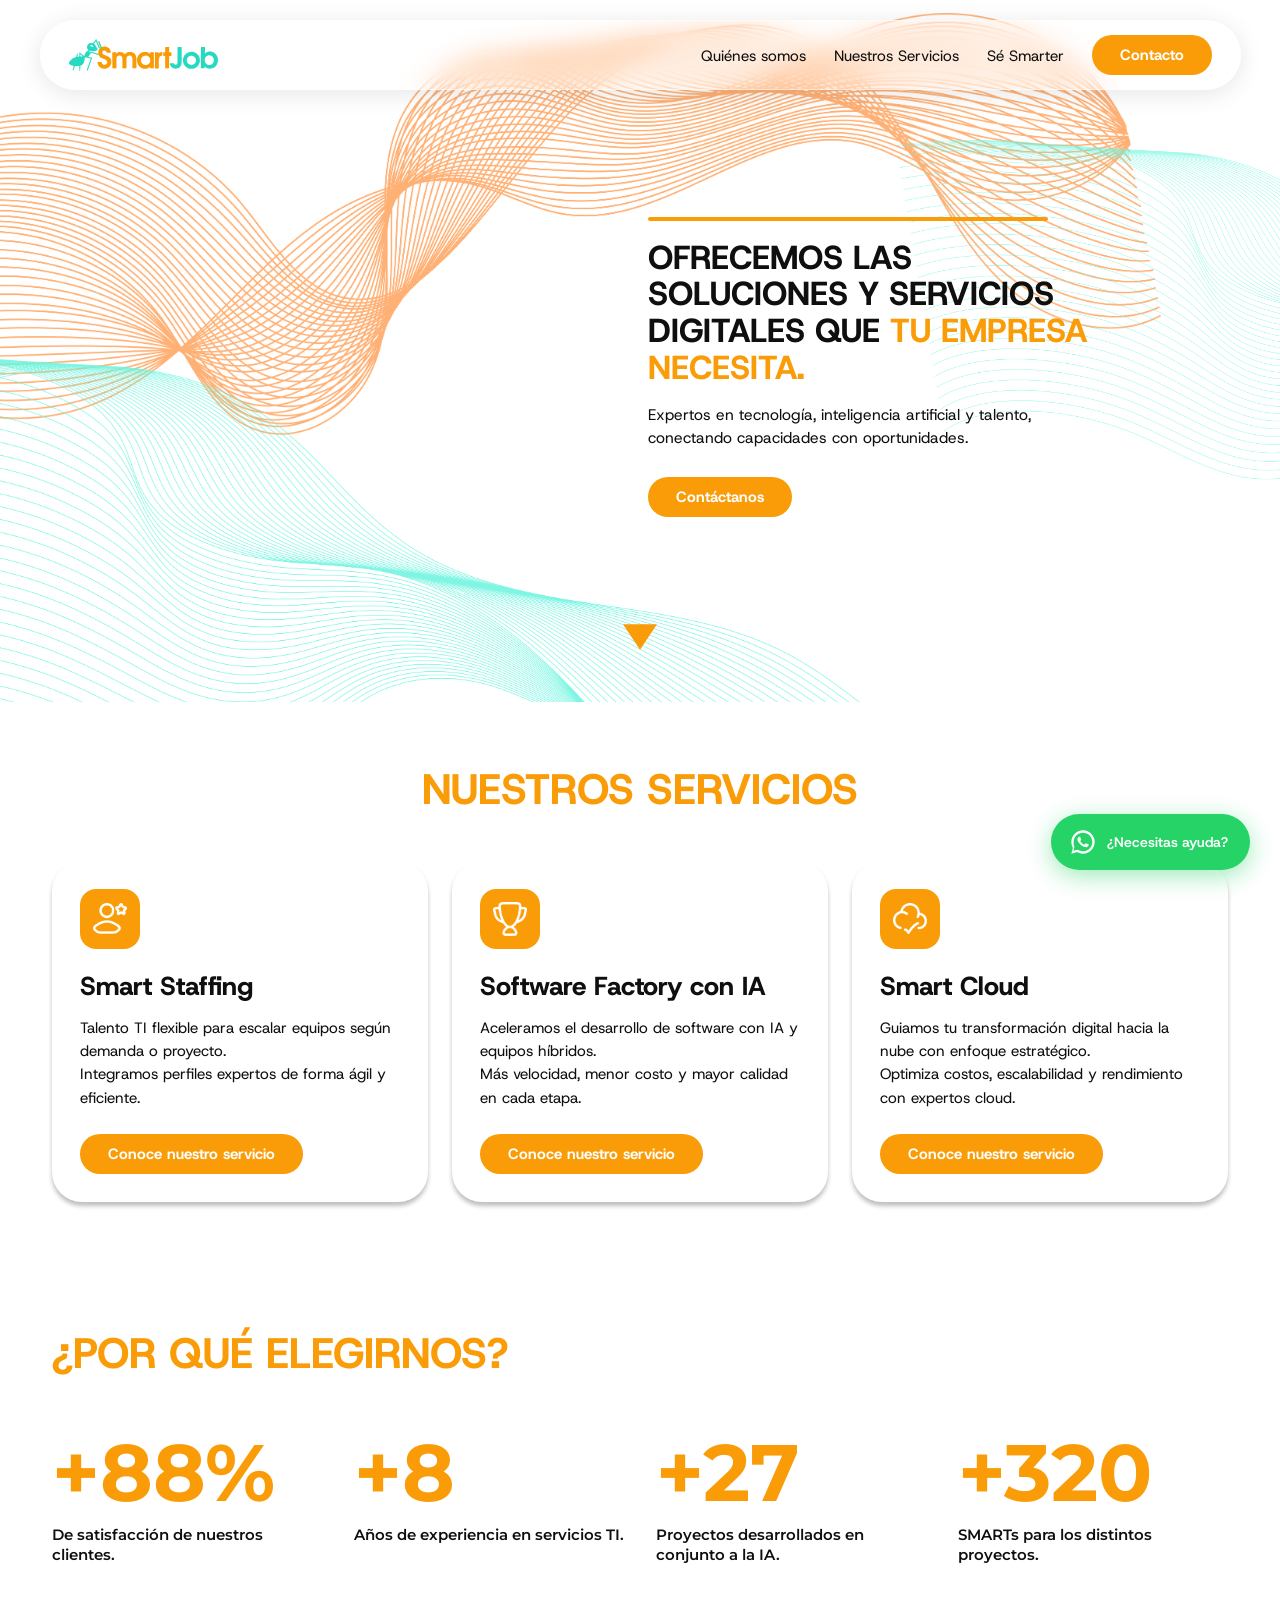
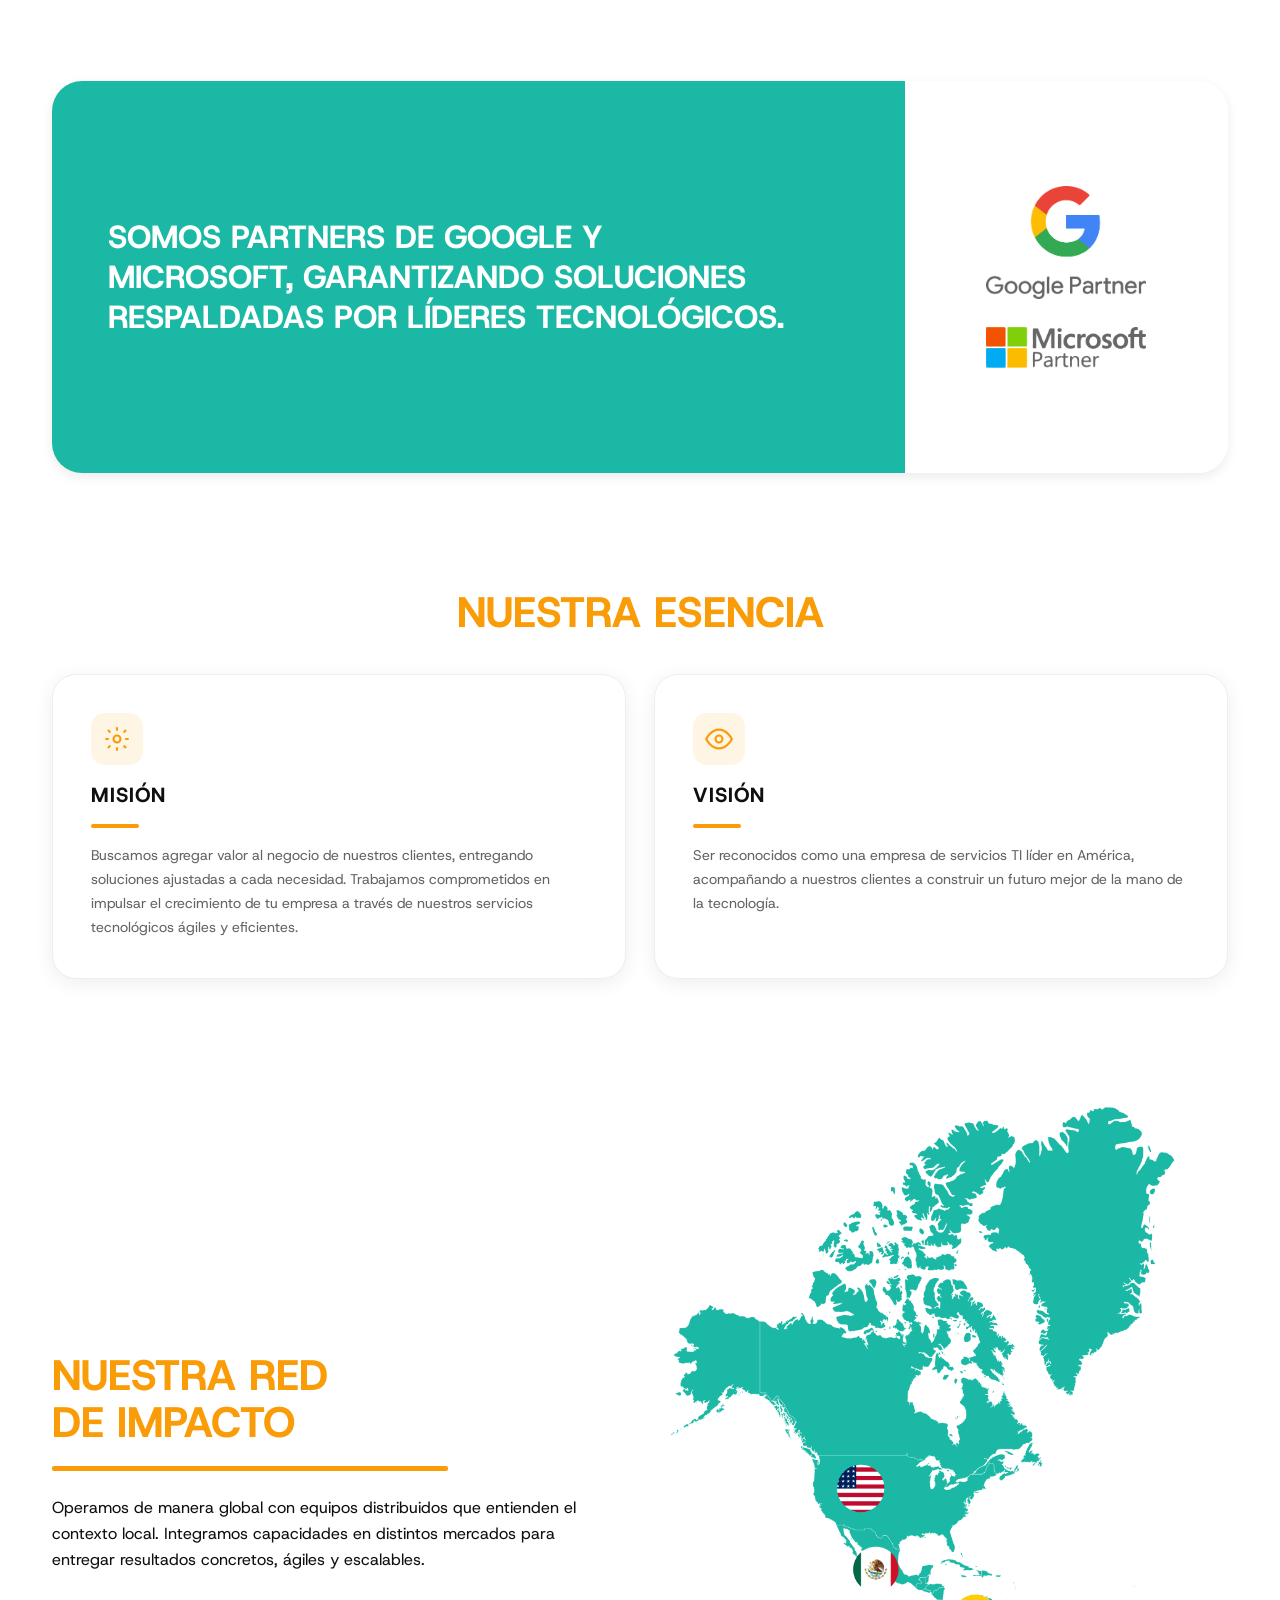
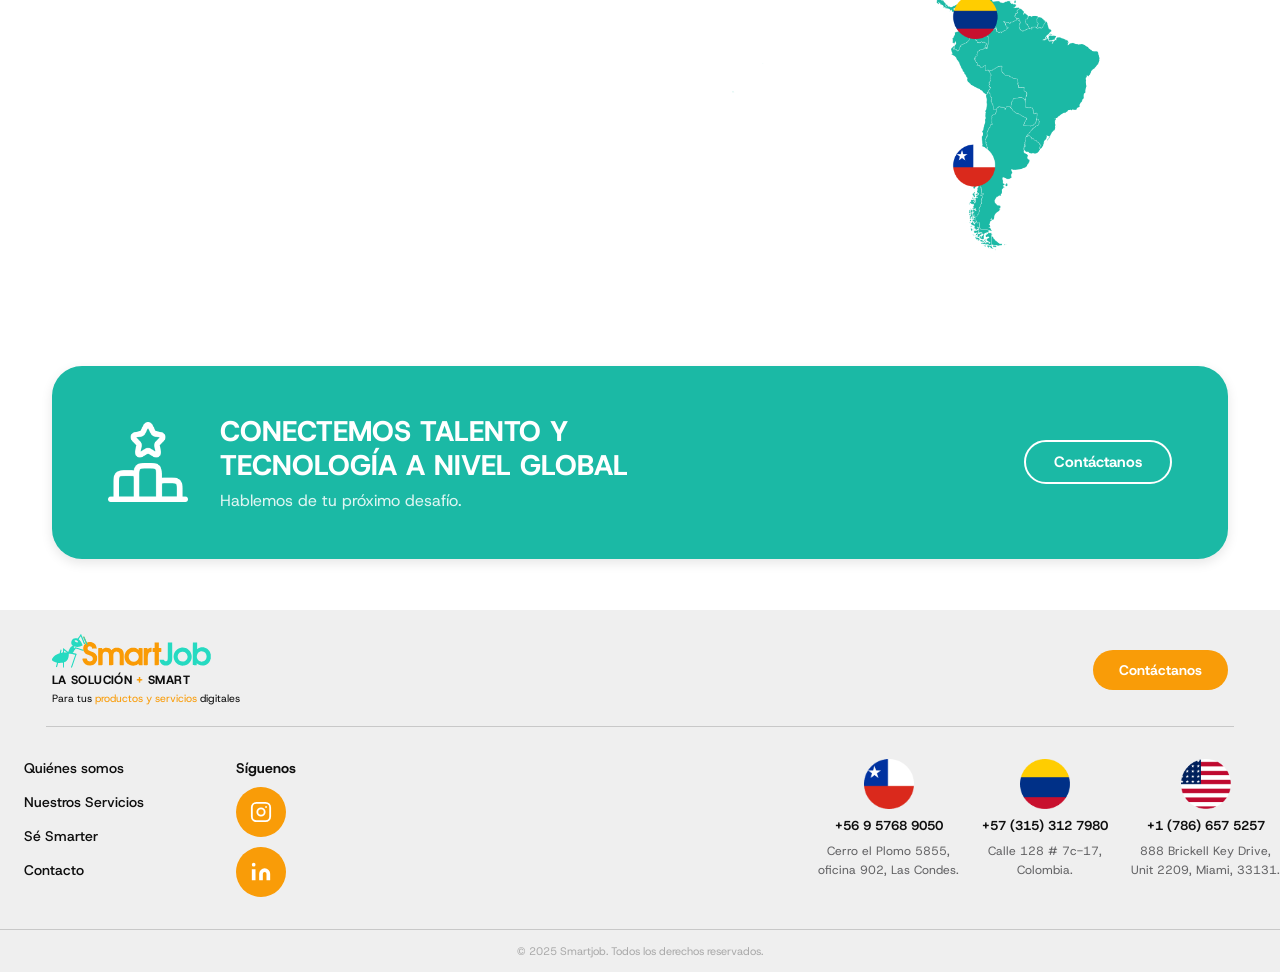
<file: index.html>
<!DOCTYPE html>
<html lang="es">
<head>
  <meta charset="UTF-8" />
  <meta name="viewport" content="width=device-width, initial-scale=1.0" />
  <title>Smartjob — La Solución + Smart</title>
  <link rel="preconnect" href="https://fonts.googleapis.com" />
  <link rel="preconnect" href="https://fonts.gstatic.com" crossorigin />
  <link href="https://fonts.googleapis.com/css2?family=Host+Grotesk:wght@400;500;600;700;800&family=Montserrat:wght@600;700&display=swap" rel="stylesheet" />
  <link rel="icon" type="image/svg+xml" href="assets/img/hormiga%20logo.svg" />
  <link rel="stylesheet" href="css/style.css" />
</head>
<body>

  <!-- ══ NAV ══ -->
  <header class="nav-wrapper">
    <nav class="nav-pill" id="navbar">
      <a href="index.html" class="logo-link">
        <img src="assets/img/smartjob%20logo%201%20%5BVectorized%5D.svg" alt="SmartJob" class="logo-img" />
      </a>
      <ul class="nav-links">
        <li><a href="#quienes" class="nav-a">Quiénes somos</a></li>
        <li><a href="servicios.html" class="nav-a">Nuestros Servicios</a></li>
        <li><a href="se-smarter.html" class="nav-a">Sé Smarter</a></li>
        <li><a href="contacto.html" class="btn-orange">Contacto</a></li>
      </ul>
      <button class="hamburger" id="menu-toggle" aria-label="Menú">
        <span></span><span></span><span></span>
      </button>
    </nav>
  </header>

  <div class="mobile-menu" id="mobile-menu" hidden>
    <a href="#quienes"      class="mobile-a">Quiénes somos</a>
    <a href="servicios.html" class="mobile-a">Nuestros Servicios</a>
    <a href="se-smarter.html" class="mobile-a">Sé Smarter</a>
    <a href="contacto.html"  class="mobile-a c-orange fw-700">Contacto</a>
  </div>

  <!-- ══ HERO ══════════════════════════════════════════════════
       Inicio frame: 1440×4589
       Waves: RGBA transparentes sobre fondo blanco
  ═══════════════════════════════════════════════════════════ -->
  <section id="inicio" class="hero">
    <img src="assets/img/hero-deco-orange.png" class="hero-wave hero-wave--orange" alt="" aria-hidden="true" />
    <img src="assets/img/hero-deco-teal.png"   class="hero-wave hero-wave--teal"   alt="" aria-hidden="true" />
    <img src="assets/img/hero-deco-teal.png"   class="hero-wave hero-wave--teal2" style="left: 70%; top: 20%; width: 80%; opacity: 0.6;" alt="" aria-hidden="true" />

    <div class="hero-content reveal">
      <div class="hero-rule"></div>
      <h1 class="hero-h1">
        OFRECEMOS LAS<br>
        SOLUCIONES Y SERVICIOS<br>
        DIGITALES QUE <span class="c-orange">TU EMPRESA</span><br>
        <span class="c-orange">NECESITA.</span>
      </h1>
      <p class="hero-sub">
        Expertos en tecnología, inteligencia artificial y talento,<br>
        conectando capacidades con oportunidades.
      </p>
      <a href="contacto.html" class="btn-orange">Contáctanos</a>
    </div>

    <a href="#quienes" class="hero-arrow" aria-label="Siguiente sección">
      <svg viewBox="0 0 55 55" width="48" height="48">
        <polygon points="27.5,42 8,13 47,13" fill="#F99C08"/>
      </svg>
    </a>
  </section>


  <!-- ══ NUESTROS SERVICIOS — Figma y=1175 ══ -->
  <section class="section">
    <div class="container">
      <h2 class="section-title reveal text-center">NUESTROS SERVICIOS</h2>
      <div class="services-grid">
        <div class="service-card reveal" style="--delay:0ms">
          <div class="svc-card-icon-wrap">
            <img src="assets/img/staffing.png" alt="" aria-hidden="true" />
          </div>
          <h3 class="service-title">Smart Staffing</h3>
          <p class="service-desc">
            Talento TI flexible para escalar equipos según demanda o proyecto.<br>
            Integramos perfiles expertos de forma ágil y eficiente.
          </p>
          <a href="smart-staffing.html" class="btn-orange">Conoce nuestro servicio</a>
        </div>
        <div class="service-card reveal" style="--delay:100ms">
          <div class="svc-card-icon-wrap">
            <img src="assets/img/forge.png" alt="" aria-hidden="true" />
          </div>
          <h3 class="service-title">Software Factory con IA</h3>
          <p class="service-desc">
            Aceleramos el desarrollo de software con IA y equipos híbridos.<br>
            Más velocidad, menor costo y mayor calidad en cada etapa.
          </p>
          <a href="contacto.html" class="btn-orange">Conoce nuestro servicio</a>
        </div>
        <div class="service-card reveal" style="--delay:200ms">
          <div class="svc-card-icon-wrap">
            <img src="assets/img/cloud.png" alt="" aria-hidden="true" />
          </div>
          <h3 class="service-title">Smart Cloud</h3>
          <p class="service-desc">
            Guiamos tu transformación digital hacia la nube con enfoque estratégico.<br>
            Optimiza costos, escalabilidad y rendimiento con expertos cloud.
          </p>
          <a href="smart-cloud.html" class="btn-orange">Conoce nuestro servicio</a>
        </div>
      </div>
    </div>
  </section>


  <!-- ══ ¿POR QUÉ ELEGIRNOS? — Figma y=1976 ══ -->
  <section id="quienes" class="section">
    <div class="container">
      <h2 class="section-title reveal">¿POR QUÉ ELEGIRNOS?</h2>
      <div class="stats-grid">
        <div class="stat reveal" style="--delay:0ms">
          <div class="stat-num" data-prefix="+" data-suffix="%" data-target="96">+96%</div>
          <p class="stat-label">De satisfacción de nuestros clientes.</p>
        </div>
        <div class="stat reveal" style="--delay:100ms">
          <div class="stat-num" data-prefix="+" data-suffix="" data-target="9">+9</div>
          <p class="stat-label">Años de experiencia en servicios TI.</p>
        </div>
        <div class="stat reveal" style="--delay:200ms">
          <div class="stat-num" data-prefix="+" data-suffix="" data-target="30">+30</div>
          <p class="stat-label">Proyectos desarrollados en conjunto a la IA.</p>
        </div>
        <div class="stat reveal" style="--delay:300ms">
          <div class="stat-num" data-prefix="+" data-suffix="" data-target="350">+350</div>
          <p class="stat-label">SMARTs para los distintos proyectos.</p>
        </div>
      </div>
    </div>
  </section>


  <!-- ══ PARTNERS BANNER — Figma y=2379, w=1336, h=392 ══ -->
  <section class="section section--partners">
    <div class="container">
      <div class="partners-card reveal">
        <div class="partners-left">
          <h2 class="partners-h2">
            Somos partners de Google y Microsoft, garantizando soluciones
            respaldadas por líderes tecnológicos.
          </h2>
        </div>
        <div class="partners-right">
          <img src="assets/img/partners-group.png" alt="Google Partner" class="partner-logo" />
          <img src="assets/img/globe-group.png"    alt="Microsoft Partner" class="partner-logo" />
        </div>
      </div>
    </div>
  </section>


  <!-- ══ MISIÓN Y VISIÓN ══ -->
  <section class="section">
    <div class="container">
      <h2 class="section-title reveal text-center">NUESTRA ESENCIA</h2>
      <div class="mv-grid">

        <div class="mv-card reveal">
          <div class="mv-card__icon">
            <svg viewBox="0 0 24 24" fill="none" stroke="currentColor" stroke-width="1.8" width="28" height="28">
              <circle cx="12" cy="12" r="3"/><path d="M12 2v3M12 19v3M4.22 4.22l2.12 2.12M17.66 17.66l2.12 2.12M2 12h3M19 12h3M4.22 19.78l2.12-2.12M17.66 6.34l2.12-2.12"/>
            </svg>
          </div>
          <h3 class="mv-card__label">MISIÓN</h3>
          <div class="mv-card__rule"></div>
          <p class="mv-card__text">Buscamos agregar valor al negocio de nuestros clientes, entregando soluciones ajustadas a cada necesidad. Trabajamos comprometidos en impulsar el crecimiento de tu empresa a través de nuestros servicios tecnológicos ágiles y eficientes.</p>
        </div>

        <div class="mv-card reveal" style="--delay:120ms">
          <div class="mv-card__icon">
            <svg viewBox="0 0 24 24" fill="none" stroke="currentColor" stroke-width="1.8" width="28" height="28">
              <path d="M1 12s4-8 11-8 11 8 11 8-4 8-11 8-11-8-11-8z"/><circle cx="12" cy="12" r="3"/>
            </svg>
          </div>
          <h3 class="mv-card__label">VISIÓN</h3>
          <div class="mv-card__rule"></div>
          <p class="mv-card__text">Ser reconocidos como una empresa de servicios TI líder en América, acompañando a nuestros clientes a construir un futuro mejor de la mano de la tecnología.</p>
        </div>

      </div>
    </div>
  </section>

  <!-- ══ NUESTRA RED DE IMPACTO — Figma y=2921 ══ -->
  <section class="section">
    <div class="container">
      <div class="impact-grid">
        <div class="impact-left">
          <h2 class="section-title reveal">NUESTRA RED<br>DE IMPACTO</h2>
          <div class="orange-rule reveal"></div>
          <p class="body-text reveal">
            Operamos de manera global con equipos distribuidos que entienden el
            contexto local. Integramos capacidades en distintos mercados para
            entregar resultados concretos, ágiles y escalables.
          </p>
        </div>
        <div class="impact-right reveal">
          <img src="assets/img/Group 36.png" alt="Continente" class="continent-img" />
        </div>
      </div>
    </div>
  </section>


  <!-- ══ CONECTEMOS CTA ══ -->
  <section class="section section--conectemos">
    <div class="container">
      <div class="conectemos-card reveal">
        <img src="assets/img/elements-1.png" alt="" class="conectemos-icon" aria-hidden="true" />
        <div>
          <h2 class="conectemos-h2">Conectemos talento y<br>tecnología a nivel global</h2>
          <p class="conectemos-sub">Hablemos de tu próximo desafío.</p>
        </div>
        <a href="contacto.html" class="btn-orange-outline">Contáctanos</a>
      </div>
    </div>
  </section>


  <!-- ══ FOOTER ══ -->
  <footer class="footer-v2">

    <div class="fv2-top">
      <div class="container fv2-top-inner">

        <!-- Logo + tagline -->
        <div class="fv2-logo-block">
          <a href="index.html" class="fv2-logo-link">
            <img src="assets/img/smartjob%20logo%201%20%5BVectorized%5D.svg" alt="SmartJob" class="fv2-logo-img" />
          </a>
          <p class="fv2-tagline1">LA SOLUCIÓN <span class="c-orange">+</span> SMART</p>
          <p class="fv2-tagline2">Para tus <span class="c-orange">productos y servicios</span> digitales</p>
        </div>

        <!-- Contáctanos + email -->
        <div class="fv2-actions">
          <a href="contacto.html" class="fv2-btn-contacta">Contáctanos</a>
        </div>

      </div>
    </div>

    <div class="fv2-divider"></div>

    <div class="container fv2-bottom">

      <!-- Nav -->
      <nav class="fv2-nav">
        <a href="index.html#quienes">Quiénes somos</a>
        <a href="servicios.html">Nuestros Servicios</a>
        <a href="se-smarter.html">Sé Smarter</a>
        <a href="contacto.html">Contacto</a>
      </nav>

      <!-- Síguenos -->
      <div class="fv2-social">
        <p class="fv2-siguenos">Síguenos</p>
        <a href="https://www.instagram.com/smartjob_ti/" target="_blank" rel="noopener" aria-label="Instagram" class="fv2-social-btn">
          <svg viewBox="0 0 24 24" fill="none" stroke="currentColor" stroke-width="2" width="22" height="22"><rect x="2" y="2" width="20" height="20" rx="5"/><circle cx="12" cy="12" r="4"/><circle cx="17.5" cy="6.5" r="1" fill="currentColor" stroke="none"/></svg>
        </a>
        <a href="https://www.linkedin.com/company/smartjob-tech/posts/?feedView=all" target="_blank" rel="noopener" aria-label="LinkedIn" class="fv2-social-btn">
          <svg viewBox="0 0 24 24" fill="currentColor" width="22" height="22"><path d="M16 8a6 6 0 0 1 6 6v7h-4v-7a2 2 0 0 0-2-2 2 2 0 0 0-2 2v7h-4v-7a6 6 0 0 1 6-6z"/><rect x="2" y="9" width="4" height="12"/><circle cx="4" cy="4" r="2"/></svg>
        </a>
      </div>

      <!-- Oficinas -->
      <div class="fv2-offices">
        <div class="fv2-office">
          <img src="assets/img/Mask group.png" alt="Chile" class="fv2-flag" />
          <p class="fv2-phone">+56 9 5768 9050</p>
          <p class="fv2-addr">Cerro el Plomo 5855,<br>oficina 902, Las Condes.</p>
        </div>
        <div class="fv2-office">
          <img src="assets/img/Mask group-2.png" alt="Colombia" class="fv2-flag" />
          <p class="fv2-phone">+57 (315) 312 7980</p>
          <p class="fv2-addr">Calle 128 # 7c-17,<br>Colombia.</p>
        </div>
        <div class="fv2-office">
          <img src="assets/img/Mask group-1.png" alt="USA" class="fv2-flag" />
          <p class="fv2-phone">+1 (786) 657 5257</p>
          <p class="fv2-addr">888 Brickell Key Drive,<br>Unit 2209, Miami, 33131.</p>
        </div>
      </div>

    </div>

    <div class="fv2-copy">
      <div class="container">
        <p>© 2025 Smartjob. Todos los derechos reservados.</p>
      </div>
    </div>

  </footer>

  <!-- ══ WHATSAPP BUBBLE ══ -->
  <div class="wa-bubble" id="wa-bubble">
    <div class="wa-popup" id="wa-popup" hidden>
      <div class="wa-popup__header">
        <div class="wa-popup__avatar">
          <svg viewBox="0 0 24 24" fill="currentColor" width="22" height="22"><path d="M12 2C6.48 2 2 6.48 2 12c0 1.85.5 3.58 1.38 5.06L2 22l4.94-1.38A9.93 9.93 0 0 0 12 22c5.52 0 10-4.48 10-10S17.52 2 12 2zm0 18c-1.66 0-3.22-.46-4.56-1.26l-.32-.2-3.32.87.87-3.32-.2-.32A7.93 7.93 0 0 1 4 12c0-4.41 3.59-8 8-8s8 3.59 8 8-3.59 8-8 8zm4.32-6.12c-.24-.12-1.4-.69-1.62-.77-.21-.08-.37-.12-.52.12-.16.24-.6.77-.74.93-.14.16-.27.18-.51.06-.24-.12-1-.37-1.9-1.18-.7-.63-1.17-1.4-1.31-1.64-.14-.24-.01-.37.1-.49.11-.11.24-.27.36-.4.12-.14.16-.24.24-.4.08-.16.04-.3-.02-.42-.06-.12-.52-1.26-.71-1.72-.19-.46-.38-.4-.52-.4-.14 0-.3-.02-.46-.02-.16 0-.42.06-.64.3-.21.24-.83.81-.83 1.97 0 1.16.85 2.28.97 2.44.12.16 1.67 2.55 4.05 3.58.57.24 1.01.39 1.35.5.57.18 1.08.15 1.49.09.45-.07 1.4-.57 1.6-1.12.2-.55.2-1.02.14-1.12-.06-.1-.22-.16-.46-.28z"/></svg>
        </div>
        <div class="wa-popup__info">
          <p class="wa-popup__name">SmartJob</p>
          <p class="wa-popup__status">En línea</p>
        </div>
        <button class="wa-popup__close" id="wa-close" aria-label="Cerrar">
          <svg viewBox="0 0 24 24" fill="none" stroke="currentColor" stroke-width="2.5" width="16" height="16"><line x1="18" y1="6" x2="6" y2="18"/><line x1="6" y1="6" x2="18" y2="18"/></svg>
        </button>
      </div>
      <div class="wa-popup__body">
        <div class="wa-popup__bubble">
          <p class="wa-popup__title">Conversemos</p>
          <p class="wa-popup__text">El equipo suele responder en unos minutos.</p>
        </div>
      </div>
      <div class="wa-popup__footer">
        <a href="https://wa.me/56957689050" target="_blank" rel="noopener" class="wa-popup__cta">Iniciar chat</a>
      </div>
    </div>
    <button class="wa-btn" id="wa-toggle" aria-label="Chat por WhatsApp">
      <svg viewBox="0 0 24 24" fill="currentColor" width="28" height="28"><path d="M12 2C6.48 2 2 6.48 2 12c0 1.85.5 3.58 1.38 5.06L2 22l4.94-1.38A9.93 9.93 0 0 0 12 22c5.52 0 10-4.48 10-10S17.52 2 12 2zm0 18c-1.66 0-3.22-.46-4.56-1.26l-.32-.2-3.32.87.87-3.32-.2-.32A7.93 7.93 0 0 1 4 12c0-4.41 3.59-8 8-8s8 3.59 8 8-3.59 8-8 8zm4.32-6.12c-.24-.12-1.4-.69-1.62-.77-.21-.08-.37-.12-.52.12-.16.24-.6.77-.74.93-.14.16-.27.18-.51.06-.24-.12-1-.37-1.9-1.18-.7-.63-1.17-1.4-1.31-1.64-.14-.24-.01-.37.1-.49.11-.11.24-.27.36-.4.12-.14.16-.24.24-.4.08-.16.04-.3-.02-.42-.06-.12-.52-1.26-.71-1.72-.19-.46-.38-.4-.52-.4-.14 0-.3-.02-.46-.02-.16 0-.42.06-.64.3-.21.24-.83.81-.83 1.97 0 1.16.85 2.28.97 2.44.12.16 1.67 2.55 4.05 3.58.57.24 1.01.39 1.35.5.57.18 1.08.15 1.49.09.45-.07 1.4-.57 1.6-1.12.2-.55.2-1.02.14-1.12-.06-.1-.22-.16-.46-.28z"/></svg>
      <span class="wa-btn__label">¿Necesitas ayuda?</span>
    </button>
  </div>

  <script src="js/main.js"></script>
</body>
</html>
</file>
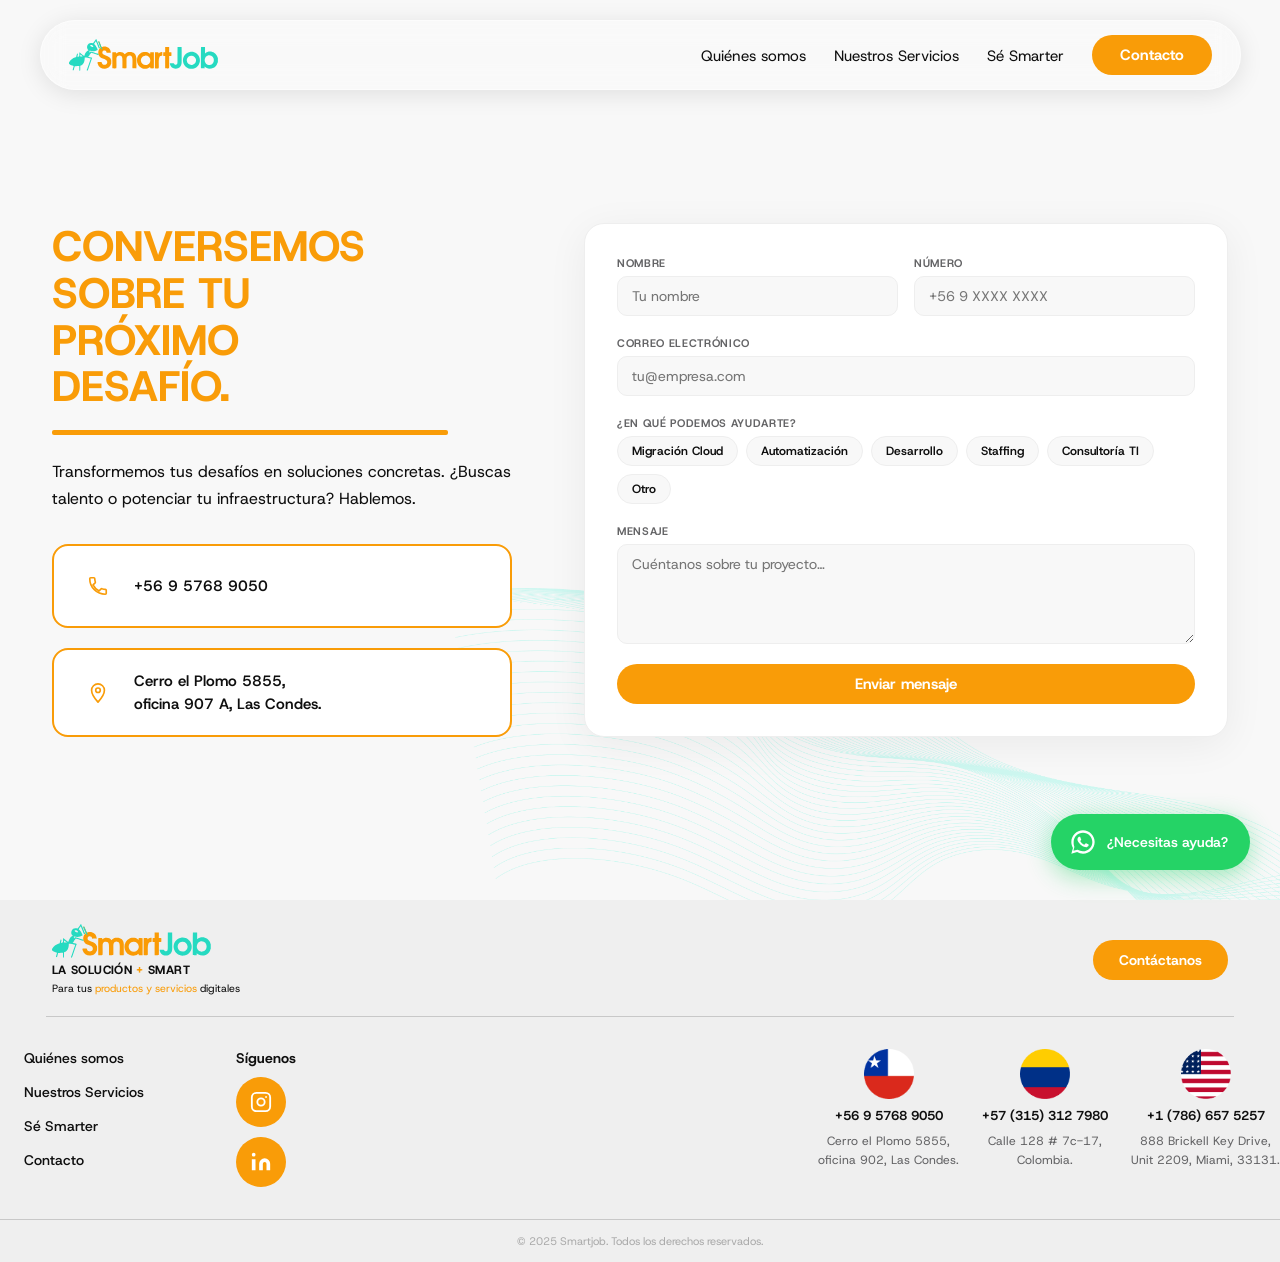
<file: contacto.html>
<!DOCTYPE html>
<html lang="es">
<head>
  <meta charset="UTF-8" />
  <meta name="viewport" content="width=device-width, initial-scale=1.0" />
  <title>Contacto — Smartjob</title>
  <link rel="preconnect" href="https://fonts.googleapis.com" />
  <link rel="preconnect" href="https://fonts.gstatic.com" crossorigin />
  <link href="https://fonts.googleapis.com/css2?family=Host+Grotesk:wght@400;500;600;700;800&family=Montserrat:wght@600;700&display=swap" rel="stylesheet" />
  <link rel="icon" type="image/svg+xml" href="assets/img/hormiga%20logo.svg" />
  <link rel="stylesheet" href="css/style.css" />
</head>
<body>

  <!-- ══ NAV ══ -->
  <header class="nav-wrapper">
    <nav class="nav-pill scrolled" id="navbar">
      <a href="index.html" class="logo-link">
        <img src="assets/img/smartjob%20logo%201%20%5BVectorized%5D.svg" alt="SmartJob" class="logo-img" />
      </a>
      <ul class="nav-links">
        <li><a href="index.html#quienes" class="nav-a">Quiénes somos</a></li>
        <li><a href="servicios.html"       class="nav-a">Nuestros Servicios</a></li>
        <li><a href="se-smarter.html"     class="nav-a">Sé Smarter</a></li>
        <li><a href="contacto.html"        class="btn-orange">Contacto</a></li>
      </ul>
      <button class="hamburger" id="menu-toggle" aria-label="Menú">
        <span></span><span></span><span></span>
      </button>
    </nav>
  </header>

  <div class="mobile-menu" id="mobile-menu" hidden>
    <a href="index.html#quienes"  class="mobile-a">Quiénes somos</a>
    <a href="servicios.html"       class="mobile-a">Nuestros Servicios</a>
    <a href="se-smarter.html"     class="mobile-a">Sé Smarter</a>
    <a href="contacto.html"        class="mobile-a c-orange fw-700">Contacto</a>
  </div>

  <!-- ══ CONTACTO MAIN ════════════════════════════════════════
       Figma: 188:75 — Contacto (1440×1370)
       Two-column: left info + right form
  ═══════════════════════════════════════════════════════════ -->
  <main class="contacto-page">
    <img src="assets/img/hero-deco-teal.png" class="contacto-wave contacto-wave--teal" alt="" aria-hidden="true" />

    <div class="contacto-inner container">
      <div class="contacto-grid">

        <!-- Columna izquierda: título + texto -->
        <div class="contacto-left">
          <h1 class="section-title reveal">
            CONVERSEMOS<br>SOBRE TU<br>PRÓXIMO<br>DESAFÍO.
          </h1>
          <div class="orange-rule reveal"></div>
          <p class="body-text reveal">
            Transformemos tus desafíos en soluciones concretas.
            ¿Buscas talento o potenciar tu infraestructura? Hablemos.
          </p>
        </div>

        <!-- Columna derecha: formulario (abarca las 2 filas del grid) -->
        <div class="contacto-form-wrap reveal">
          <div class="form-card">
            <form id="contact-form">

              <div class="field-row">
                <div class="field">
                  <label class="label">Nombre</label>
                  <input type="text" name="name" class="input" placeholder="Tu nombre" required />
                </div>
                <div class="field">
                  <label class="label">Número</label>
                  <input type="tel" name="phone" class="input" placeholder="+56 9 XXXX XXXX" required />
                </div>
              </div>

              <div class="field">
                <label class="label">Correo electrónico</label>
                <input type="email" name="email" class="input" placeholder="tu@empresa.com" required />
              </div>

              <div class="field">
                <label class="label">¿En qué podemos ayudarte?</label>
                <div class="checkbox-grid">
                  <label class="chip"><input type="checkbox" name="categories" value="Migración Cloud" id="chip-cloud"     hidden /><span>Migración Cloud</span></label>
                  <label class="chip"><input type="checkbox" name="categories" value="Automatización" hidden /><span>Automatización</span></label>
                  <label class="chip"><input type="checkbox" name="categories" value="Desarrollo" hidden /><span>Desarrollo</span></label>
                  <label class="chip"><input type="checkbox" name="categories" value="Staffing" id="chip-staffing" hidden /><span>Staffing</span></label>
                  <label class="chip"><input type="checkbox" name="categories" value="Consultoría TI" hidden /><span>Consultoría TI</span></label>
                  <label class="chip"><input type="checkbox" name="categories" value="Otro" hidden /><span>Otro</span></label>
                </div>
              </div>

              <div class="field">
                <label class="label">Mensaje</label>
                <textarea name="message" class="input textarea" placeholder="Cuéntanos sobre tu proyecto…" required></textarea>
              </div>

              <button type="submit" class="btn-orange btn-full">Enviar mensaje</button>

            </form>
          </div>
        </div>

        <!-- Info cards: fila 2 columna izquierda -->
        <div class="contact-info-cards reveal">
          <div class="contact-info-card">
            <div class="contact-card-icon">
              <svg viewBox="0 0 24 24" fill="none" width="22" height="22">
                <path d="M6.6 10.8c1.4 2.8 3.8 5.1 6.6 6.6l2.2-2.2c.3-.3.7-.4 1-.2 1.1.4 2.3.6 3.6.6.6 0 1 .4 1 1V20c0 .6-.4 1-1 1C10.6 21 3 13.4 3 4c0-.6.4-1 1-1h3.5c.6 0 1 .4 1 1 0 1.3.2 2.5.6 3.6.1.3 0 .7-.2 1L6.6 10.8z" stroke="#F99C08" stroke-width="1.8" stroke-linecap="round" stroke-linejoin="round"/>
              </svg>
            </div>
            <span class="contact-card-text">+56 9 5768 9050</span>
          </div>
          <div class="contact-info-card">
            <div class="contact-card-icon">
              <svg viewBox="0 0 24 24" fill="none" width="22" height="22">
                <path d="M12 2C8.13 2 5 5.13 5 9c0 5.25 7 13 7 13s7-7.75 7-13c0-3.87-3.13-7-7-7zm0 9.5c-1.38 0-2.5-1.12-2.5-2.5S10.62 6.5 12 6.5s2.5 1.12 2.5 2.5S13.38 11.5 12 11.5z" stroke="#F99C08" stroke-width="1.8" stroke-linecap="round" stroke-linejoin="round"/>
              </svg>
            </div>
            <span class="contact-card-text">Cerro el Plomo 5855,<br>oficina 907 A, Las Condes.</span>
          </div>
        </div>

      </div>
    </div>
  </main>

  <!-- ══ FOOTER ══ -->
  <footer class="footer-v2">

    <div class="fv2-top">
      <div class="container fv2-top-inner">

        <!-- Logo + tagline -->
        <div class="fv2-logo-block">
          <a href="index.html" class="fv2-logo-link">
            <img src="assets/img/smartjob%20logo%201%20%5BVectorized%5D.svg" alt="SmartJob" class="fv2-logo-img" />
          </a>
          <p class="fv2-tagline1">LA SOLUCIÓN <span class="c-orange">+</span> SMART</p>
          <p class="fv2-tagline2">Para tus <span class="c-orange">productos y servicios</span> digitales</p>
        </div>

        <!-- Contáctanos + email -->
        <div class="fv2-actions">
          <a href="contacto.html" class="fv2-btn-contacta">Contáctanos</a>
        </div>

      </div>
    </div>

    <div class="fv2-divider"></div>

    <div class="container fv2-bottom">

      <!-- Nav -->
      <nav class="fv2-nav">
        <a href="index.html#quienes">Quiénes somos</a>
        <a href="servicios.html">Nuestros Servicios</a>
        <a href="se-smarter.html">Sé Smarter</a>
        <a href="contacto.html">Contacto</a>
      </nav>

      <!-- Síguenos -->
      <div class="fv2-social">
        <p class="fv2-siguenos">Síguenos</p>
        <a href="https://www.instagram.com/smartjob_ti/" target="_blank" rel="noopener" aria-label="Instagram" class="fv2-social-btn">
          <svg viewBox="0 0 24 24" fill="none" stroke="currentColor" stroke-width="2" width="22" height="22"><rect x="2" y="2" width="20" height="20" rx="5"/><circle cx="12" cy="12" r="4"/><circle cx="17.5" cy="6.5" r="1" fill="currentColor" stroke="none"/></svg>
        </a>
        <a href="https://www.linkedin.com/company/smartjob-tech/posts/?feedView=all" target="_blank" rel="noopener" aria-label="LinkedIn" class="fv2-social-btn">
          <svg viewBox="0 0 24 24" fill="currentColor" width="22" height="22"><path d="M16 8a6 6 0 0 1 6 6v7h-4v-7a2 2 0 0 0-2-2 2 2 0 0 0-2 2v7h-4v-7a6 6 0 0 1 6-6z"/><rect x="2" y="9" width="4" height="12"/><circle cx="4" cy="4" r="2"/></svg>
        </a>
      </div>

      <!-- Oficinas -->
      <div class="fv2-offices">
        <div class="fv2-office">
          <img src="assets/img/Mask group.png" alt="Chile" class="fv2-flag" />
          <p class="fv2-phone">+56 9 5768 9050</p>
          <p class="fv2-addr">Cerro el Plomo 5855,<br>oficina 902, Las Condes.</p>
        </div>
        <div class="fv2-office">
          <img src="assets/img/Mask group-2.png" alt="Colombia" class="fv2-flag" />
          <p class="fv2-phone">+57 (315) 312 7980</p>
          <p class="fv2-addr">Calle 128 # 7c-17,<br>Colombia.</p>
        </div>
        <div class="fv2-office">
          <img src="assets/img/Mask group-1.png" alt="USA" class="fv2-flag" />
          <p class="fv2-phone">+1 (786) 657 5257</p>
          <p class="fv2-addr">888 Brickell Key Drive,<br>Unit 2209, Miami, 33131.</p>
        </div>
      </div>

    </div>

    <div class="fv2-copy">
      <div class="container">
        <p>© 2025 Smartjob. Todos los derechos reservados.</p>
      </div>
    </div>

  </footer>

  <!-- ══ WHATSAPP BUBBLE ══ -->
  <div class="wa-bubble" id="wa-bubble">
    <div class="wa-popup" id="wa-popup" hidden>
      <div class="wa-popup__header">
        <div class="wa-popup__avatar">
          <svg viewBox="0 0 24 24" fill="currentColor" width="22" height="22"><path d="M12 2C6.48 2 2 6.48 2 12c0 1.85.5 3.58 1.38 5.06L2 22l4.94-1.38A9.93 9.93 0 0 0 12 22c5.52 0 10-4.48 10-10S17.52 2 12 2zm0 18c-1.66 0-3.22-.46-4.56-1.26l-.32-.2-3.32.87.87-3.32-.2-.32A7.93 7.93 0 0 1 4 12c0-4.41 3.59-8 8-8s8 3.59 8 8-3.59 8-8 8zm4.32-6.12c-.24-.12-1.4-.69-1.62-.77-.21-.08-.37-.12-.52.12-.16.24-.6.77-.74.93-.14.16-.27.18-.51.06-.24-.12-1-.37-1.9-1.18-.7-.63-1.17-1.4-1.31-1.64-.14-.24-.01-.37.1-.49.11-.11.24-.27.36-.4.12-.14.16-.24.24-.4.08-.16.04-.3-.02-.42-.06-.12-.52-1.26-.71-1.72-.19-.46-.38-.4-.52-.4-.14 0-.3-.02-.46-.02-.16 0-.42.06-.64.3-.21.24-.83.81-.83 1.97 0 1.16.85 2.28.97 2.44.12.16 1.67 2.55 4.05 3.58.57.24 1.01.39 1.35.5.57.18 1.08.15 1.49.09.45-.07 1.4-.57 1.6-1.12.2-.55.2-1.02.14-1.12-.06-.1-.22-.16-.46-.28z"/></svg>
        </div>
        <div class="wa-popup__info">
          <p class="wa-popup__name">SmartJob</p>
          <p class="wa-popup__status">En línea</p>
        </div>
        <button class="wa-popup__close" id="wa-close" aria-label="Cerrar">
          <svg viewBox="0 0 24 24" fill="none" stroke="currentColor" stroke-width="2.5" width="16" height="16"><line x1="18" y1="6" x2="6" y2="18"/><line x1="6" y1="6" x2="18" y2="18"/></svg>
        </button>
      </div>
      <div class="wa-popup__body">
        <div class="wa-popup__bubble">
          <p class="wa-popup__title">Conversemos</p>
          <p class="wa-popup__text">El equipo suele responder en unos minutos.</p>
        </div>
      </div>
      <div class="wa-popup__footer">
        <a href="https://wa.me/56957689050" target="_blank" rel="noopener" class="wa-popup__cta">Iniciar chat</a>
      </div>
    </div>
    <button class="wa-btn" id="wa-toggle" aria-label="Chat por WhatsApp">
      <svg viewBox="0 0 24 24" fill="currentColor" width="28" height="28"><path d="M12 2C6.48 2 2 6.48 2 12c0 1.85.5 3.58 1.38 5.06L2 22l4.94-1.38A9.93 9.93 0 0 0 12 22c5.52 0 10-4.48 10-10S17.52 2 12 2zm0 18c-1.66 0-3.22-.46-4.56-1.26l-.32-.2-3.32.87.87-3.32-.2-.32A7.93 7.93 0 0 1 4 12c0-4.41 3.59-8 8-8s8 3.59 8 8-3.59 8-8 8zm4.32-6.12c-.24-.12-1.4-.69-1.62-.77-.21-.08-.37-.12-.52.12-.16.24-.6.77-.74.93-.14.16-.27.18-.51.06-.24-.12-1-.37-1.9-1.18-.7-.63-1.17-1.4-1.31-1.64-.14-.24-.01-.37.1-.49.11-.11.24-.27.36-.4.12-.14.16-.24.24-.4.08-.16.04-.3-.02-.42-.06-.12-.52-1.26-.71-1.72-.19-.46-.38-.4-.52-.4-.14 0-.3-.02-.46-.02-.16 0-.42.06-.64.3-.21.24-.83.81-.83 1.97 0 1.16.85 2.28.97 2.44.12.16 1.67 2.55 4.05 3.58.57.24 1.01.39 1.35.5.57.18 1.08.15 1.49.09.45-.07 1.4-.57 1.6-1.12.2-.55.2-1.02.14-1.12-.06-.1-.22-.16-.46-.28z"/></svg>
      <span class="wa-btn__label">¿Necesitas ayuda?</span>
    </button>
  </div>

  <script src="js/main.js"></script>
</body>
</html>
</file>
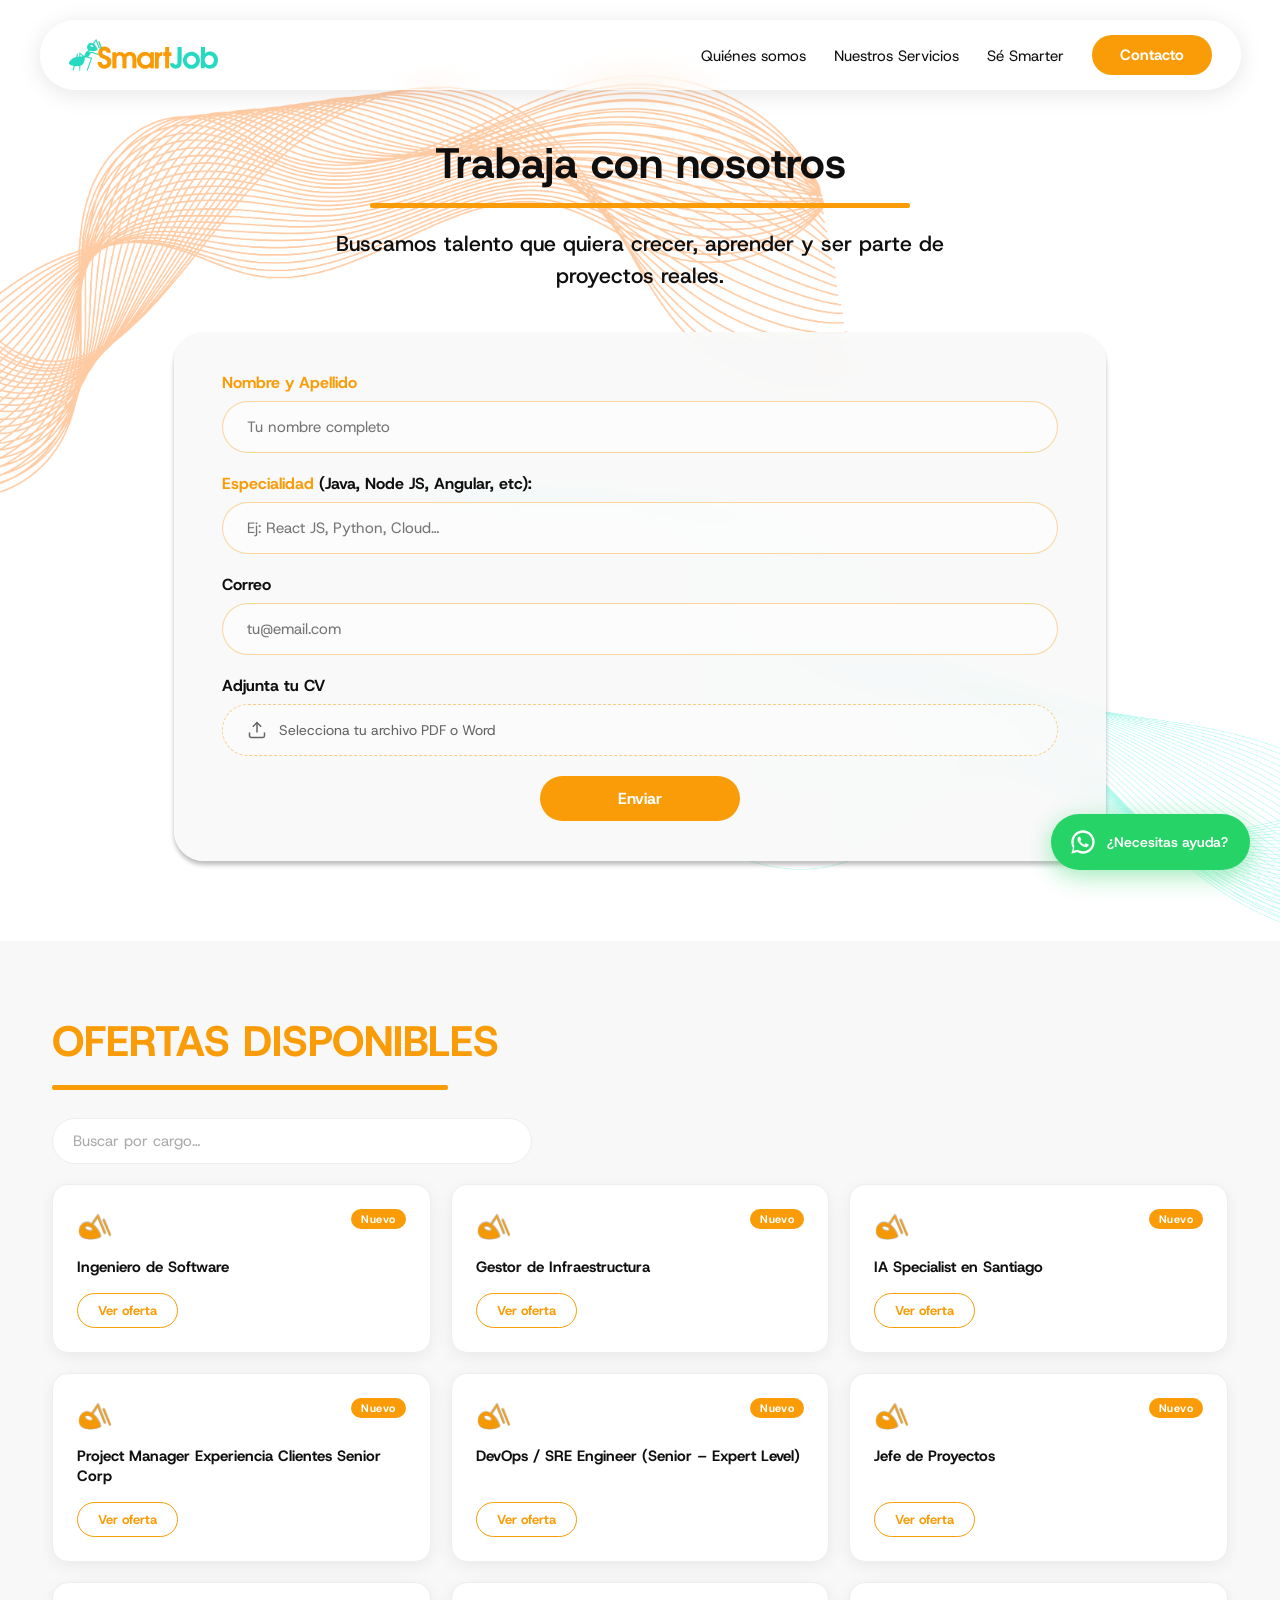
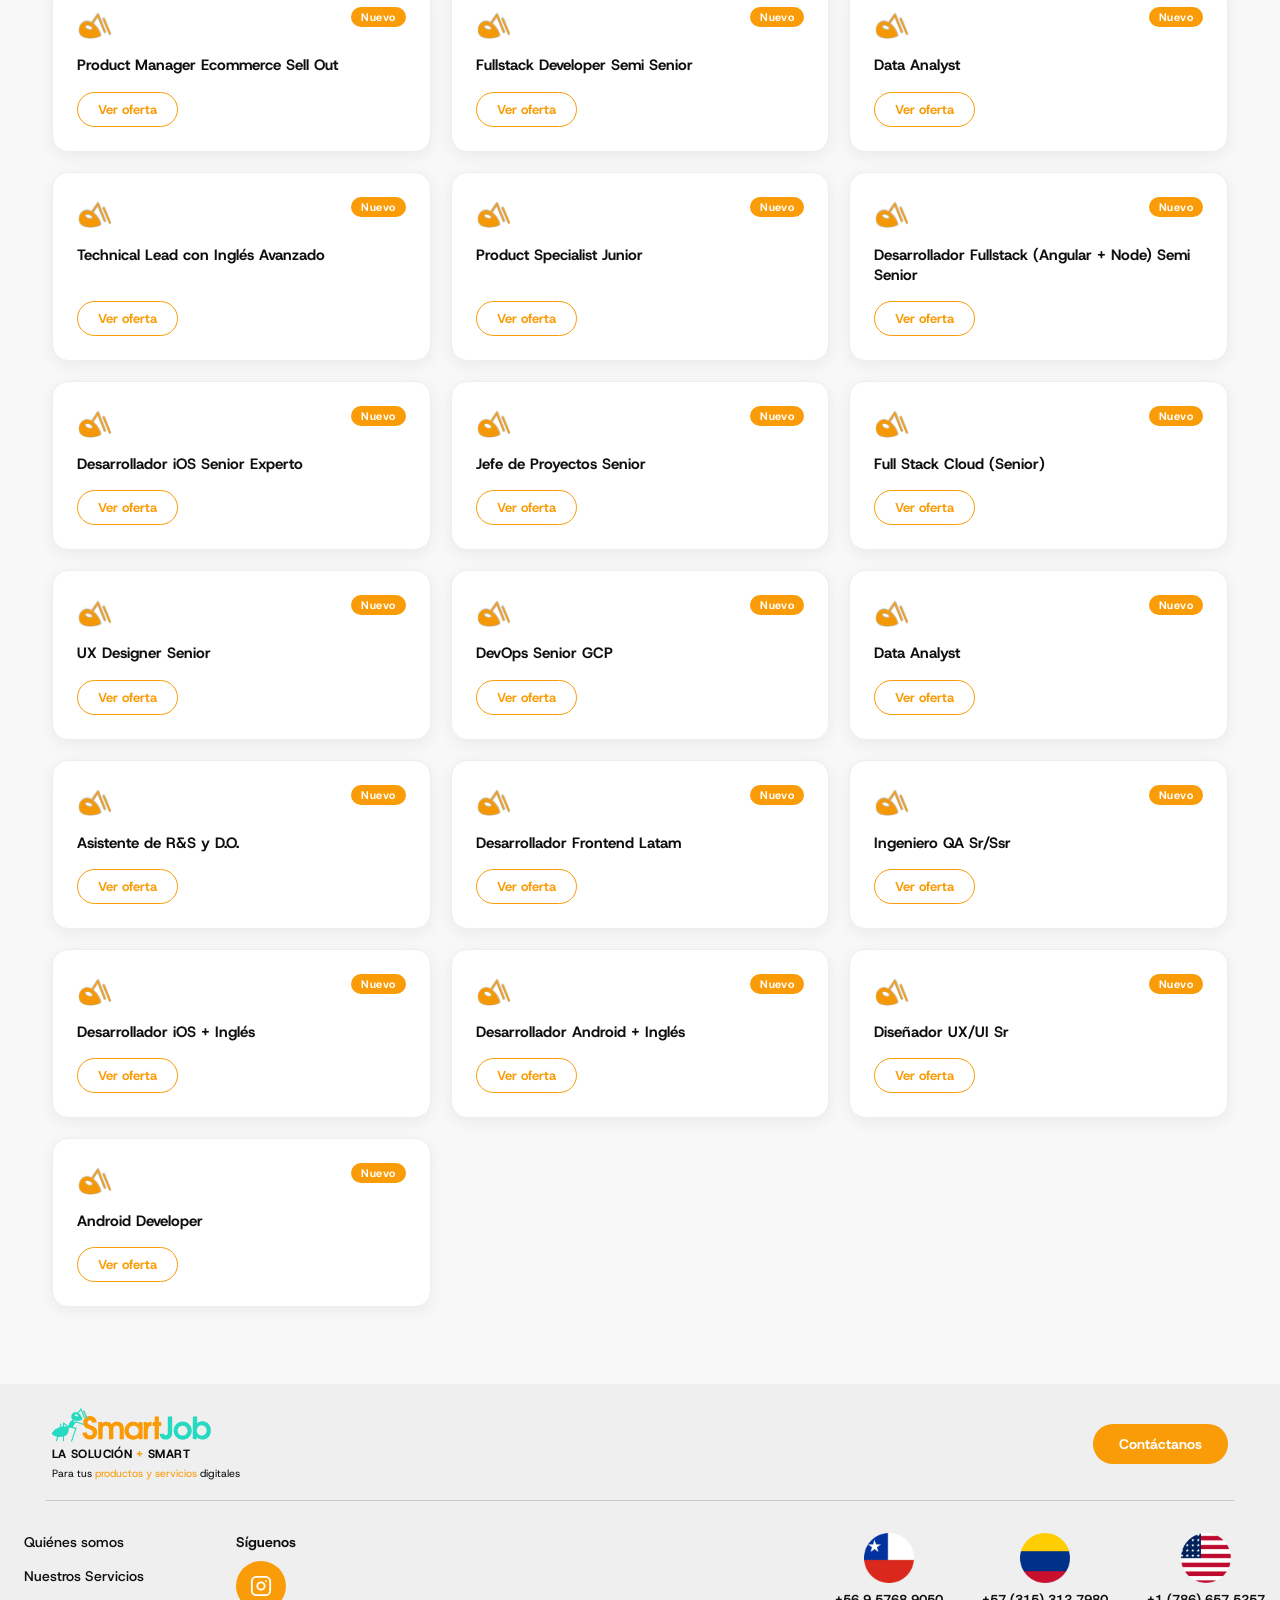
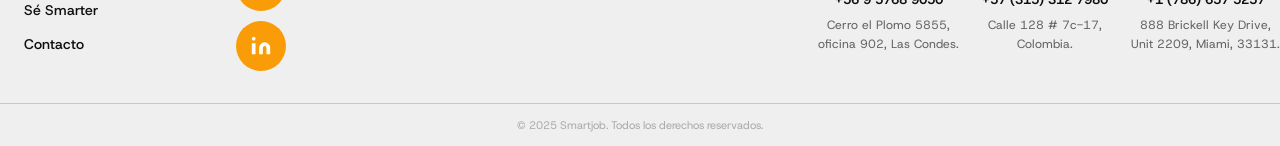
<file: se-smarter.html>
<!DOCTYPE html>
<html lang="es">
<head>
  <meta charset="UTF-8" />
  <meta name="viewport" content="width=device-width, initial-scale=1.0" />
  <title>Sé Smarter — Trabaja con Smartjob</title>
  <link rel="preconnect" href="https://fonts.googleapis.com" />
  <link rel="preconnect" href="https://fonts.gstatic.com" crossorigin />
  <link href="https://fonts.googleapis.com/css2?family=Host+Grotesk:wght@400;500;600;700;800&family=Montserrat:wght@600;700&display=swap" rel="stylesheet" />
  <link rel="icon" type="image/svg+xml" href="assets/img/hormiga%20logo.svg" />
  <link rel="stylesheet" href="css/style.css" />
</head>
<body>

  <!-- ══ NAV ══ -->
  <header class="nav-wrapper">
    <nav class="nav-pill scrolled" id="navbar">
      <a href="index.html" class="logo-link">
        <img src="assets/img/smartjob%20logo%201%20%5BVectorized%5D.svg" alt="SmartJob" class="logo-img" />
      </a>
      <ul class="nav-links">
        <li><a href="index.html#quienes" class="nav-a">Quiénes somos</a></li>
        <li><a href="servicios.html"       class="nav-a">Nuestros Servicios</a></li>
        <li><a href="se-smarter.html"     class="nav-a fw-700 c-orange">Sé Smarter</a></li>
        <li><a href="contacto.html"        class="btn-orange">Contacto</a></li>
      </ul>
      <button class="hamburger" id="menu-toggle" aria-label="Menú">
        <span></span><span></span><span></span>
      </button>
    </nav>
  </header>

  <div class="mobile-menu" id="mobile-menu" hidden>
    <a href="index.html#quienes"  class="mobile-a">Quiénes somos</a>
    <a href="servicios.html"       class="mobile-a">Nuestros Servicios</a>
    <a href="se-smarter.html"     class="mobile-a c-orange fw-700">Sé Smarter</a>
    <a href="contacto.html"        class="mobile-a c-orange fw-700">Contacto</a>
  </div>

  <!-- ══ SE SMARTER MAIN ══════════════════════════════════════
       Figma: 188:73 — Sé Smarter (1440×1265)
       Fondo blanco + wave decoration
       Card centrada: x=255, y=216, w=932, h=548
       bg: rgba(248,248,248,0.8), border-radius: 30px
  ═══════════════════════════════════════════════════════════ -->
  <main class="smarter-page">
    <!-- Wave decoration (misma que hero, posicionada diferente) -->
    <img src="assets/img/hero-deco-orange.png" class="smarter-wave smarter-wave--orange" alt="" aria-hidden="true" />
    <img src="assets/img/hero-deco-teal.png"   class="smarter-wave smarter-wave--teal"   alt="" aria-hidden="true" />

    <div class="smarter-inner container">

      <!-- Título principal: Host Grotesk Bold 700 48px, x=491, y=246 -->
      <h1 class="smarter-title reveal">Trabaja con nosotros</h1>
      <!-- Divider orange: Vector 1 at y=316 -->
      <div class="smarter-rule reveal"></div>
      <!-- Subtitle: Host Grotesk Medium 500 24px centered, x=451, y=326 -->
      <p class="smarter-sub reveal">
        Buscamos talento que quiera crecer, aprender y ser parte de proyectos reales.
      </p>

      <!-- Glass card: x=255, y=216, w=932, h=548
           fill: rgba(248,248,248,0.8), r=30px, shadow=0 4px 4px rgba(0,0,0,0.25) -->
      <div class="smarter-card reveal">
        <form id="smarter-form">

          <!-- Input 0: Nombre y Apellido -->
          <div class="smarter-field">
            <label class="smarter-label"><span class="c-orange fw-700">Nombre y Apellido</span></label>
            <input type="text" name="fullname" class="smarter-input" placeholder="Tu nombre completo" required />
          </div>

          <!-- Input 1: Especialidad — y=423, w=634, h=64 -->
          <div class="smarter-field">
            <label class="smarter-label">
              <span class="c-orange fw-700">Especialidad</span> (Java, Node JS, Angular, etc):
            </label>
            <input type="text" name="specialty" class="smarter-input" placeholder="Ej: React JS, Python, Cloud…" required />
          </div>

          <!-- Input 2: Correo — y=503, w=634, h=64 -->
          <div class="smarter-field">
            <label class="smarter-label">Correo</label>
            <input type="email" name="email" class="smarter-input" placeholder="tu@email.com" required />
          </div>

          <!-- Input 3: Adjunta tu CV — y=583, w=634, h=64 -->
          <div class="smarter-field">
            <label class="smarter-label c-orange fw-700">Adjunta tu CV</label>
            <label class="smarter-file-label">
              <input type="file" name="cv" accept=".pdf,.doc,.docx" class="smarter-file" required />
              <svg viewBox="0 0 24 24" fill="none" stroke="currentColor" stroke-width="1.8" width="20" height="20">
                <path d="M21 15v4a2 2 0 0 1-2 2H5a2 2 0 0 1-2-2v-4"/><polyline points="17 8 12 3 7 8"/><line x1="12" y1="3" x2="12" y2="15"/>
              </svg>
              <span class="smarter-file-text">Selecciona tu archivo PDF o Word</span>
            </label>
          </div>

          <!-- Enviar: x=620, y=682, w=200, h=45 — orange button -->
          <button type="submit" class="btn-orange smarter-submit">Enviar</button>

        </form>
      </div>

    </div>
  </main>

  <!-- ══ OFERTAS DE EMPLEO ══ -->
  <section class="empleos-section">
    <div class="container">
      <h2 class="section-title reveal">OFERTAS <span class="c-orange">DISPONIBLES</span></h2>
      <div class="orange-rule reveal"></div>

      <div class="empleos-filter reveal">
        <input type="text" id="empleos-search" class="empleos-search-input" placeholder="Buscar por cargo…" autocomplete="off" />
      </div>

      <div class="empleos-grid" id="empleos-grid">

        <div class="empleo-card reveal">
          <div class="empleo-card__header">
            <img src="assets/img/hormiga logo.svg" alt="" class="empleo-card__icon" aria-hidden="true" />
            <span class="empleo-badge">Nuevo</span>
          </div>
          <h3 class="empleo-card__title">Ingeniero de Software</h3>
          <a href="https://ats.rankmi.com/tenants/8/job_offer/2ADB2CF5DE" target="_blank" rel="noopener" class="empleo-card__btn">Ver oferta</a>
        </div>

        <div class="empleo-card reveal">
          <div class="empleo-card__header">
            <img src="assets/img/hormiga logo.svg" alt="" class="empleo-card__icon" aria-hidden="true" />
            <span class="empleo-badge">Nuevo</span>
          </div>
          <h3 class="empleo-card__title">Gestor de Infraestructura</h3>
          <a href="https://ats.rankmi.com/tenants/8/job_offer/5AAA34898C" target="_blank" rel="noopener" class="empleo-card__btn">Ver oferta</a>
        </div>

        <div class="empleo-card reveal">
          <div class="empleo-card__header">
            <img src="assets/img/hormiga logo.svg" alt="" class="empleo-card__icon" aria-hidden="true" />
            <span class="empleo-badge">Nuevo</span>
          </div>
          <h3 class="empleo-card__title">IA Specialist en Santiago</h3>
          <a href="https://ats.rankmi.com/tenants/8/job_offer/8BB218AFAD" target="_blank" rel="noopener" class="empleo-card__btn">Ver oferta</a>
        </div>

        <div class="empleo-card reveal">
          <div class="empleo-card__header">
            <img src="assets/img/hormiga logo.svg" alt="" class="empleo-card__icon" aria-hidden="true" />
            <span class="empleo-badge">Nuevo</span>
          </div>
          <h3 class="empleo-card__title">Project Manager Experiencia Clientes Senior Corp</h3>
          <a href="https://ats.rankmi.com/tenants/8/job_offer/E9B54D6BBD" target="_blank" rel="noopener" class="empleo-card__btn">Ver oferta</a>
        </div>

        <div class="empleo-card reveal">
          <div class="empleo-card__header">
            <img src="assets/img/hormiga logo.svg" alt="" class="empleo-card__icon" aria-hidden="true" />
            <span class="empleo-badge">Nuevo</span>
          </div>
          <h3 class="empleo-card__title">DevOps / SRE Engineer (Senior – Expert Level)</h3>
          <a href="https://ats.rankmi.com/tenants/8/job_offer/39FE947F25" target="_blank" rel="noopener" class="empleo-card__btn">Ver oferta</a>
        </div>

        <div class="empleo-card reveal">
          <div class="empleo-card__header">
            <img src="assets/img/hormiga logo.svg" alt="" class="empleo-card__icon" aria-hidden="true" />
            <span class="empleo-badge">Nuevo</span>
          </div>
          <h3 class="empleo-card__title">Jefe de Proyectos</h3>
          <a href="https://ats.rankmi.com/tenants/8/job_offer/AD4382818C" target="_blank" rel="noopener" class="empleo-card__btn">Ver oferta</a>
        </div>

        <div class="empleo-card reveal">
          <div class="empleo-card__header">
            <img src="assets/img/hormiga logo.svg" alt="" class="empleo-card__icon" aria-hidden="true" />
            <span class="empleo-badge">Nuevo</span>
          </div>
          <h3 class="empleo-card__title">Product Manager Ecommerce Sell Out</h3>
          <a href="https://ats.rankmi.com/tenants/8/job_offer/417B53DDA2" target="_blank" rel="noopener" class="empleo-card__btn">Ver oferta</a>
        </div>

        <div class="empleo-card reveal">
          <div class="empleo-card__header">
            <img src="assets/img/hormiga logo.svg" alt="" class="empleo-card__icon" aria-hidden="true" />
            <span class="empleo-badge">Nuevo</span>
          </div>
          <h3 class="empleo-card__title">Fullstack Developer Semi Senior</h3>
          <a href="https://ats.rankmi.com/tenants/8/job_offer/8525BDB6F2" target="_blank" rel="noopener" class="empleo-card__btn">Ver oferta</a>
        </div>

        <div class="empleo-card reveal">
          <div class="empleo-card__header">
            <img src="assets/img/hormiga logo.svg" alt="" class="empleo-card__icon" aria-hidden="true" />
            <span class="empleo-badge">Nuevo</span>
          </div>
          <h3 class="empleo-card__title">Data Analyst</h3>
          <a href="https://ats.rankmi.com/tenants/8/job_offer/D58B8ABA12" target="_blank" rel="noopener" class="empleo-card__btn">Ver oferta</a>
        </div>

        <div class="empleo-card reveal">
          <div class="empleo-card__header">
            <img src="assets/img/hormiga logo.svg" alt="" class="empleo-card__icon" aria-hidden="true" />
            <span class="empleo-badge">Nuevo</span>
          </div>
          <h3 class="empleo-card__title">Technical Lead con Inglés Avanzado</h3>
          <a href="https://ats.rankmi.com/tenants/8/job_offer/A67DA52A09" target="_blank" rel="noopener" class="empleo-card__btn">Ver oferta</a>
        </div>

        <div class="empleo-card reveal">
          <div class="empleo-card__header">
            <img src="assets/img/hormiga logo.svg" alt="" class="empleo-card__icon" aria-hidden="true" />
            <span class="empleo-badge">Nuevo</span>
          </div>
          <h3 class="empleo-card__title">Product Specialist Junior</h3>
          <a href="https://ats.rankmi.com/tenants/8/job_offer/C04FD227FD" target="_blank" rel="noopener" class="empleo-card__btn">Ver oferta</a>
        </div>

        <div class="empleo-card reveal">
          <div class="empleo-card__header">
            <img src="assets/img/hormiga logo.svg" alt="" class="empleo-card__icon" aria-hidden="true" />
            <span class="empleo-badge">Nuevo</span>
          </div>
          <h3 class="empleo-card__title">Desarrollador Fullstack (Angular + Node) Semi Senior</h3>
          <a href="https://ats.rankmi.com/tenants/8/job_offer/ED36A3171D" target="_blank" rel="noopener" class="empleo-card__btn">Ver oferta</a>
        </div>

        <div class="empleo-card reveal">
          <div class="empleo-card__header">
            <img src="assets/img/hormiga logo.svg" alt="" class="empleo-card__icon" aria-hidden="true" />
            <span class="empleo-badge">Nuevo</span>
          </div>
          <h3 class="empleo-card__title">Desarrollador iOS Senior Experto</h3>
          <a href="https://ats.rankmi.com/tenants/8/job_offer/85289A36B8" target="_blank" rel="noopener" class="empleo-card__btn">Ver oferta</a>
        </div>

        <div class="empleo-card reveal">
          <div class="empleo-card__header">
            <img src="assets/img/hormiga logo.svg" alt="" class="empleo-card__icon" aria-hidden="true" />
            <span class="empleo-badge">Nuevo</span>
          </div>
          <h3 class="empleo-card__title">Jefe de Proyectos Senior</h3>
          <a href="https://ats.rankmi.com/tenants/8/job_offer/FE5779DEE5" target="_blank" rel="noopener" class="empleo-card__btn">Ver oferta</a>
        </div>

        <div class="empleo-card reveal">
          <div class="empleo-card__header">
            <img src="assets/img/hormiga logo.svg" alt="" class="empleo-card__icon" aria-hidden="true" />
            <span class="empleo-badge">Nuevo</span>
          </div>
          <h3 class="empleo-card__title">Full Stack Cloud (Senior)</h3>
          <a href="https://ats.rankmi.com/tenants/8/job_offer/8D286E636A" target="_blank" rel="noopener" class="empleo-card__btn">Ver oferta</a>
        </div>

        <div class="empleo-card reveal">
          <div class="empleo-card__header">
            <img src="assets/img/hormiga logo.svg" alt="" class="empleo-card__icon" aria-hidden="true" />
            <span class="empleo-badge">Nuevo</span>
          </div>
          <h3 class="empleo-card__title">UX Designer Senior</h3>
          <a href="https://ats.rankmi.com/tenants/8/job_offer/EC33FB0DB8" target="_blank" rel="noopener" class="empleo-card__btn">Ver oferta</a>
        </div>

        <div class="empleo-card reveal">
          <div class="empleo-card__header">
            <img src="assets/img/hormiga logo.svg" alt="" class="empleo-card__icon" aria-hidden="true" />
            <span class="empleo-badge">Nuevo</span>
          </div>
          <h3 class="empleo-card__title">DevOps Senior GCP</h3>
          <a href="https://ats.rankmi.com/tenants/8/job_offer/ED3AAB4887" target="_blank" rel="noopener" class="empleo-card__btn">Ver oferta</a>
        </div>

        <div class="empleo-card reveal">
          <div class="empleo-card__header">
            <img src="assets/img/hormiga logo.svg" alt="" class="empleo-card__icon" aria-hidden="true" />
            <span class="empleo-badge">Nuevo</span>
          </div>
          <h3 class="empleo-card__title">Data Analyst</h3>
          <a href="https://ats.rankmi.com/tenants/8/job_offer/901EEF9647" target="_blank" rel="noopener" class="empleo-card__btn">Ver oferta</a>
        </div>

        <div class="empleo-card reveal">
          <div class="empleo-card__header">
            <img src="assets/img/hormiga logo.svg" alt="" class="empleo-card__icon" aria-hidden="true" />
            <span class="empleo-badge">Nuevo</span>
          </div>
          <h3 class="empleo-card__title">Asistente de R&amp;S y D.O.</h3>
          <a href="https://ats.rankmi.com/tenants/8/job_offer/D6A1A79AFC" target="_blank" rel="noopener" class="empleo-card__btn">Ver oferta</a>
        </div>

        <div class="empleo-card reveal">
          <div class="empleo-card__header">
            <img src="assets/img/hormiga logo.svg" alt="" class="empleo-card__icon" aria-hidden="true" />
            <span class="empleo-badge">Nuevo</span>
          </div>
          <h3 class="empleo-card__title">Desarrollador Frontend Latam</h3>
          <a href="https://ats.rankmi.com/tenants/8/job_offer/EA1D659FEF" target="_blank" rel="noopener" class="empleo-card__btn">Ver oferta</a>
        </div>

        <div class="empleo-card reveal">
          <div class="empleo-card__header">
            <img src="assets/img/hormiga logo.svg" alt="" class="empleo-card__icon" aria-hidden="true" />
            <span class="empleo-badge">Nuevo</span>
          </div>
          <h3 class="empleo-card__title">Ingeniero QA Sr/Ssr</h3>
          <a href="https://ats.rankmi.com/tenants/8/job_offer/E152F1E44D" target="_blank" rel="noopener" class="empleo-card__btn">Ver oferta</a>
        </div>

        <div class="empleo-card reveal">
          <div class="empleo-card__header">
            <img src="assets/img/hormiga logo.svg" alt="" class="empleo-card__icon" aria-hidden="true" />
            <span class="empleo-badge">Nuevo</span>
          </div>
          <h3 class="empleo-card__title">Desarrollador iOS + Inglés</h3>
          <a href="https://ats.rankmi.com/tenants/8/job_offer/B26D9B201F" target="_blank" rel="noopener" class="empleo-card__btn">Ver oferta</a>
        </div>

        <div class="empleo-card reveal">
          <div class="empleo-card__header">
            <img src="assets/img/hormiga logo.svg" alt="" class="empleo-card__icon" aria-hidden="true" />
            <span class="empleo-badge">Nuevo</span>
          </div>
          <h3 class="empleo-card__title">Desarrollador Android + Inglés</h3>
          <a href="https://ats.rankmi.com/tenants/8/job_offer/41F9E92FC5" target="_blank" rel="noopener" class="empleo-card__btn">Ver oferta</a>
        </div>

        <div class="empleo-card reveal">
          <div class="empleo-card__header">
            <img src="assets/img/hormiga logo.svg" alt="" class="empleo-card__icon" aria-hidden="true" />
            <span class="empleo-badge">Nuevo</span>
          </div>
          <h3 class="empleo-card__title">Diseñador UX/UI Sr</h3>
          <a href="https://ats.rankmi.com/tenants/8/job_offer/DC02F2A588" target="_blank" rel="noopener" class="empleo-card__btn">Ver oferta</a>
        </div>

        <div class="empleo-card reveal">
          <div class="empleo-card__header">
            <img src="assets/img/hormiga logo.svg" alt="" class="empleo-card__icon" aria-hidden="true" />
            <span class="empleo-badge">Nuevo</span>
          </div>
          <h3 class="empleo-card__title">Android Developer</h3>
          <a href="https://ats.rankmi.com/tenants/8/job_offer/71AA41348B" target="_blank" rel="noopener" class="empleo-card__btn">Ver oferta</a>
        </div>

      </div>
    </div>
  </section>

  <!-- ══ FOOTER ══ -->
  <footer class="footer-v2">

    <div class="fv2-top">
      <div class="container fv2-top-inner">

        <!-- Logo + tagline -->
        <div class="fv2-logo-block">
          <a href="index.html" class="fv2-logo-link">
            <img src="assets/img/smartjob%20logo%201%20%5BVectorized%5D.svg" alt="SmartJob" class="fv2-logo-img" />
          </a>
          <p class="fv2-tagline1">LA SOLUCIÓN <span class="c-orange">+</span> SMART</p>
          <p class="fv2-tagline2">Para tus <span class="c-orange">productos y servicios</span> digitales</p>
        </div>

        <!-- Contáctanos + email -->
        <div class="fv2-actions">
          <a href="contacto.html" class="fv2-btn-contacta">Contáctanos</a>
        </div>

      </div>
    </div>

    <div class="fv2-divider"></div>

    <div class="container fv2-bottom">

      <!-- Nav -->
      <nav class="fv2-nav">
        <a href="index.html#quienes">Quiénes somos</a>
        <a href="servicios.html">Nuestros Servicios</a>
        <a href="se-smarter.html">Sé Smarter</a>
        <a href="contacto.html">Contacto</a>
      </nav>

      <!-- Síguenos -->
      <div class="fv2-social">
        <p class="fv2-siguenos">Síguenos</p>
        <a href="https://www.instagram.com/smartjob_ti/" target="_blank" rel="noopener" aria-label="Instagram" class="fv2-social-btn">
          <svg viewBox="0 0 24 24" fill="none" stroke="currentColor" stroke-width="2" width="22" height="22"><rect x="2" y="2" width="20" height="20" rx="5"/><circle cx="12" cy="12" r="4"/><circle cx="17.5" cy="6.5" r="1" fill="currentColor" stroke="none"/></svg>
        </a>
        <a href="https://www.linkedin.com/company/smartjob-tech/posts/?feedView=all" target="_blank" rel="noopener" aria-label="LinkedIn" class="fv2-social-btn">
          <svg viewBox="0 0 24 24" fill="currentColor" width="22" height="22"><path d="M16 8a6 6 0 0 1 6 6v7h-4v-7a2 2 0 0 0-2-2 2 2 0 0 0-2 2v7h-4v-7a6 6 0 0 1 6-6z"/><rect x="2" y="9" width="4" height="12"/><circle cx="4" cy="4" r="2"/></svg>
        </a>
      </div>

      <!-- Oficinas -->
      <div class="fv2-offices">
        <div class="fv2-office">
          <img src="assets/img/Mask group.png" alt="Chile" class="fv2-flag" />
          <p class="fv2-phone">+56 9 5768 9050</p>
          <p class="fv2-addr">Cerro el Plomo 5855,<br>oficina 902, Las Condes.</p>
        </div>
        <div class="fv2-office">
          <img src="assets/img/Mask group-2.png" alt="Colombia" class="fv2-flag" />
          <p class="fv2-phone">+57 (315) 312 7980</p>
          <p class="fv2-addr">Calle 128 # 7c-17,<br>Colombia.</p>
        </div>
        <div class="fv2-office">
          <img src="assets/img/Mask group-1.png" alt="USA" class="fv2-flag" />
          <p class="fv2-phone">+1 (786) 657 5257</p>
          <p class="fv2-addr">888 Brickell Key Drive,<br>Unit 2209, Miami, 33131.</p>
        </div>
      </div>

    </div>

    <div class="fv2-copy">
      <div class="container">
        <p>© 2025 Smartjob. Todos los derechos reservados.</p>
      </div>
    </div>

  </footer>

  <!-- ══ WHATSAPP BUBBLE ══ -->
  <div class="wa-bubble" id="wa-bubble">
    <div class="wa-popup" id="wa-popup" hidden>
      <div class="wa-popup__header">
        <div class="wa-popup__avatar">
          <svg viewBox="0 0 24 24" fill="currentColor" width="22" height="22"><path d="M12 2C6.48 2 2 6.48 2 12c0 1.85.5 3.58 1.38 5.06L2 22l4.94-1.38A9.93 9.93 0 0 0 12 22c5.52 0 10-4.48 10-10S17.52 2 12 2zm0 18c-1.66 0-3.22-.46-4.56-1.26l-.32-.2-3.32.87.87-3.32-.2-.32A7.93 7.93 0 0 1 4 12c0-4.41 3.59-8 8-8s8 3.59 8 8-3.59 8-8 8zm4.32-6.12c-.24-.12-1.4-.69-1.62-.77-.21-.08-.37-.12-.52.12-.16.24-.6.77-.74.93-.14.16-.27.18-.51.06-.24-.12-1-.37-1.9-1.18-.7-.63-1.17-1.4-1.31-1.64-.14-.24-.01-.37.1-.49.11-.11.24-.27.36-.4.12-.14.16-.24.24-.4.08-.16.04-.3-.02-.42-.06-.12-.52-1.26-.71-1.72-.19-.46-.38-.4-.52-.4-.14 0-.3-.02-.46-.02-.16 0-.42.06-.64.3-.21.24-.83.81-.83 1.97 0 1.16.85 2.28.97 2.44.12.16 1.67 2.55 4.05 3.58.57.24 1.01.39 1.35.5.57.18 1.08.15 1.49.09.45-.07 1.4-.57 1.6-1.12.2-.55.2-1.02.14-1.12-.06-.1-.22-.16-.46-.28z"/></svg>
        </div>
        <div class="wa-popup__info">
          <p class="wa-popup__name">SmartJob</p>
          <p class="wa-popup__status">En línea</p>
        </div>
        <button class="wa-popup__close" id="wa-close" aria-label="Cerrar">
          <svg viewBox="0 0 24 24" fill="none" stroke="currentColor" stroke-width="2.5" width="16" height="16"><line x1="18" y1="6" x2="6" y2="18"/><line x1="6" y1="6" x2="18" y2="18"/></svg>
        </button>
      </div>
      <div class="wa-popup__body">
        <div class="wa-popup__bubble">
          <p class="wa-popup__title">Conversemos</p>
          <p class="wa-popup__text">El equipo suele responder en unos minutos.</p>
        </div>
      </div>
      <div class="wa-popup__footer">
        <a href="https://wa.me/56957689050" target="_blank" rel="noopener" class="wa-popup__cta">Iniciar chat</a>
      </div>
    </div>
    <button class="wa-btn" id="wa-toggle" aria-label="Chat por WhatsApp">
      <svg viewBox="0 0 24 24" fill="currentColor" width="28" height="28"><path d="M12 2C6.48 2 2 6.48 2 12c0 1.85.5 3.58 1.38 5.06L2 22l4.94-1.38A9.93 9.93 0 0 0 12 22c5.52 0 10-4.48 10-10S17.52 2 12 2zm0 18c-1.66 0-3.22-.46-4.56-1.26l-.32-.2-3.32.87.87-3.32-.2-.32A7.93 7.93 0 0 1 4 12c0-4.41 3.59-8 8-8s8 3.59 8 8-3.59 8-8 8zm4.32-6.12c-.24-.12-1.4-.69-1.62-.77-.21-.08-.37-.12-.52.12-.16.24-.6.77-.74.93-.14.16-.27.18-.51.06-.24-.12-1-.37-1.9-1.18-.7-.63-1.17-1.4-1.31-1.64-.14-.24-.01-.37.1-.49.11-.11.24-.27.36-.4.12-.14.16-.24.24-.4.08-.16.04-.3-.02-.42-.06-.12-.52-1.26-.71-1.72-.19-.46-.38-.4-.52-.4-.14 0-.3-.02-.46-.02-.16 0-.42.06-.64.3-.21.24-.83.81-.83 1.97 0 1.16.85 2.28.97 2.44.12.16 1.67 2.55 4.05 3.58.57.24 1.01.39 1.35.5.57.18 1.08.15 1.49.09.45-.07 1.4-.57 1.6-1.12.2-.55.2-1.02.14-1.12-.06-.1-.22-.16-.46-.28z"/></svg>
      <span class="wa-btn__label">¿Necesitas ayuda?</span>
    </button>
  </div>

  <script src="js/main.js"></script>
</body>
</html>
</file>
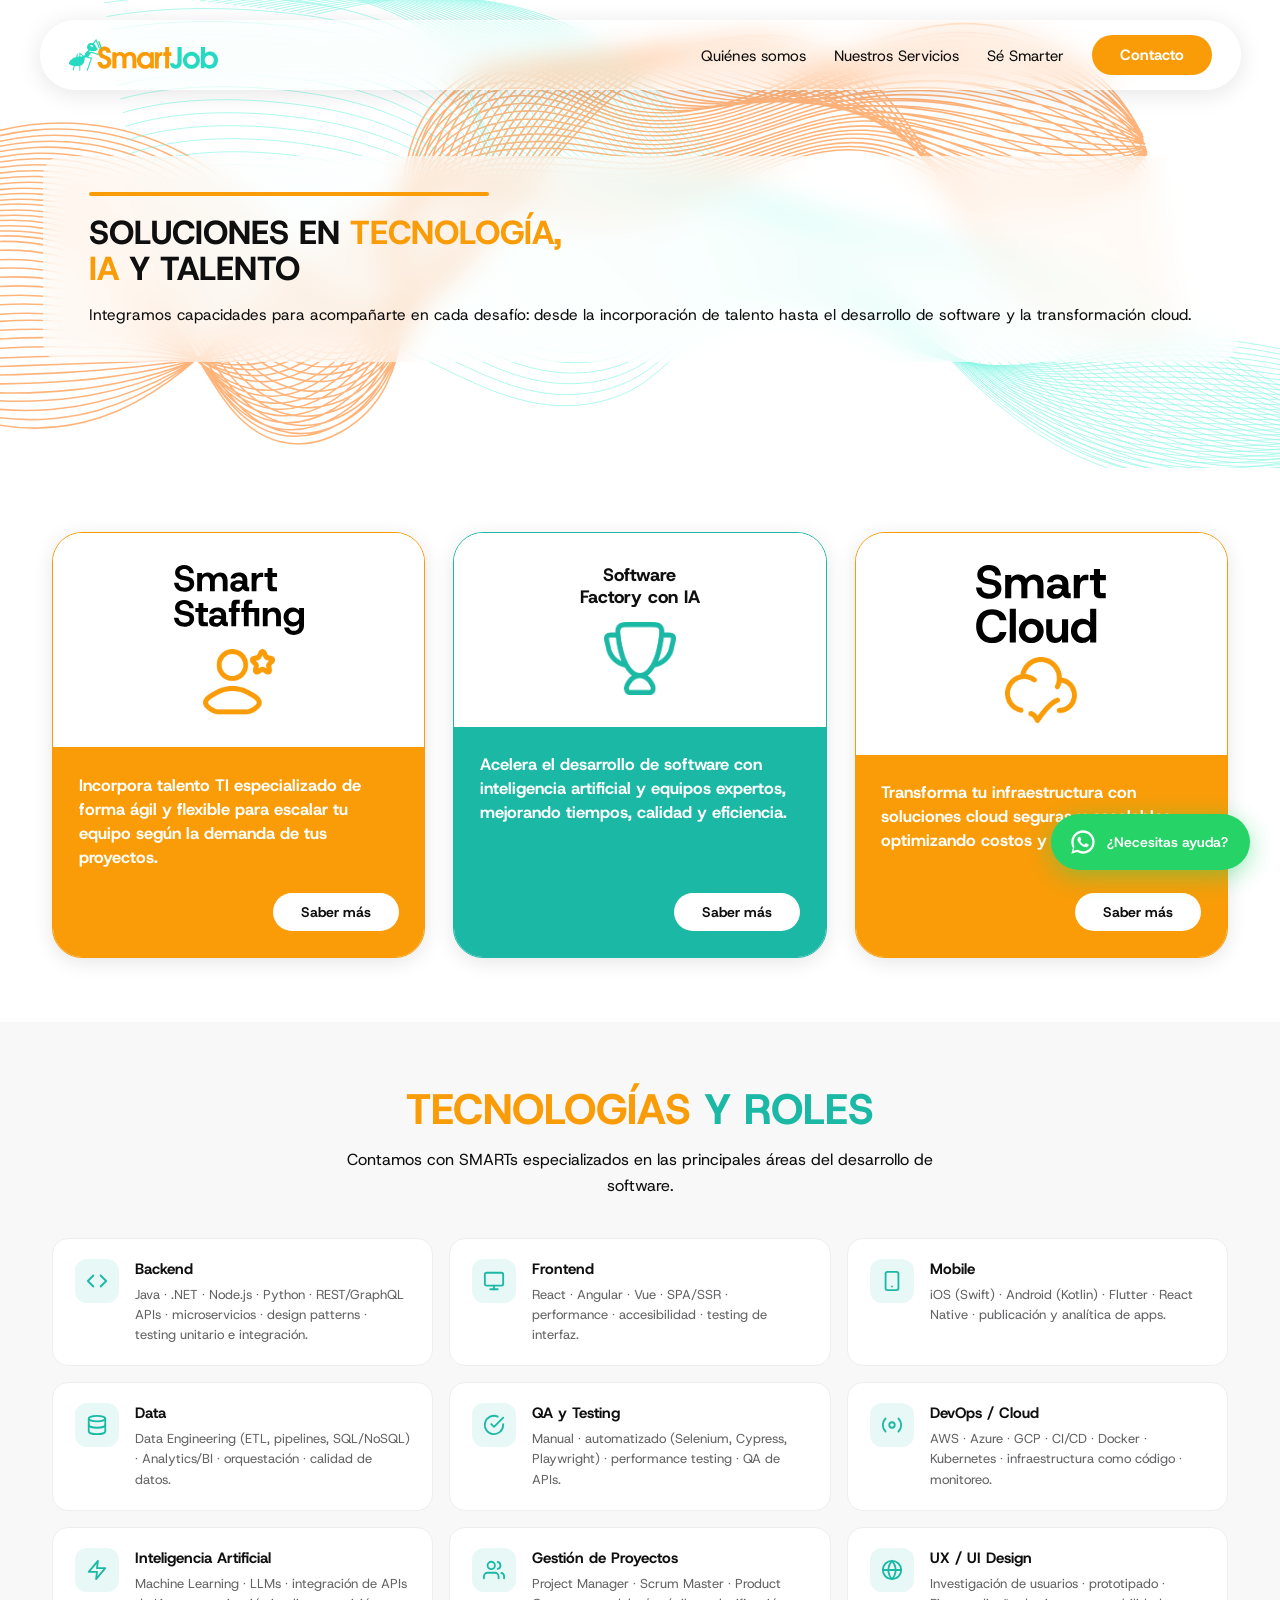
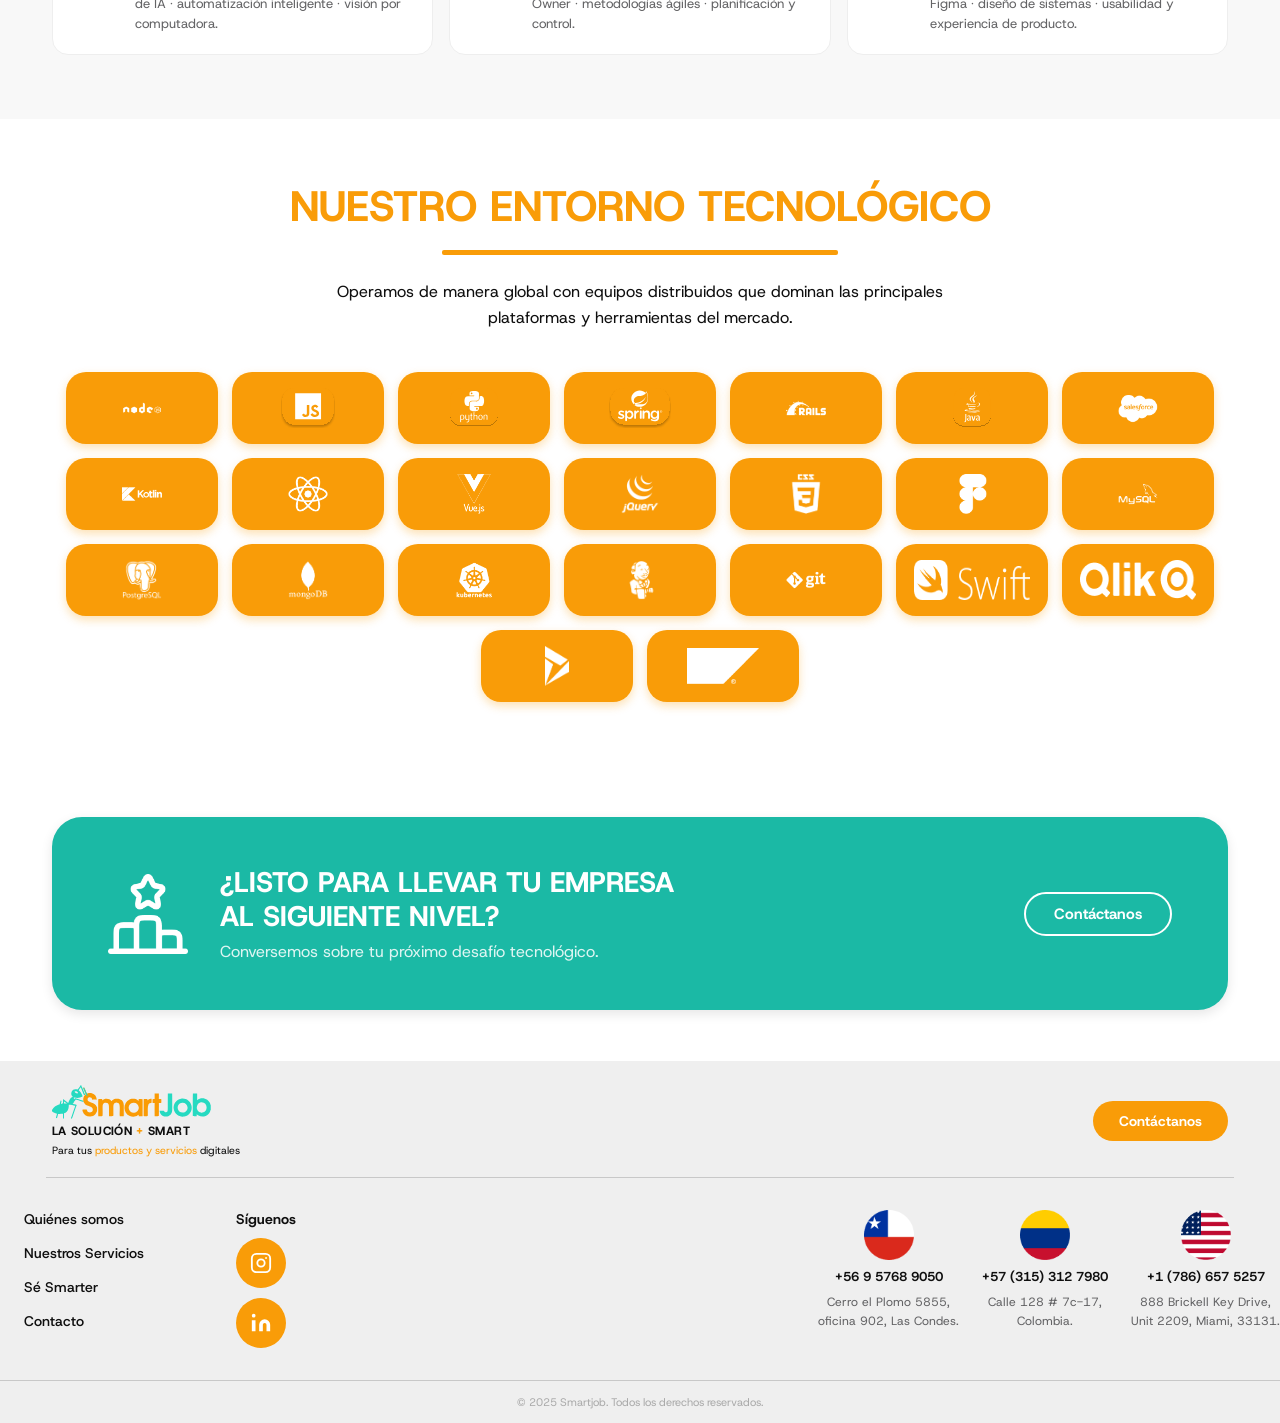
<file: servicios.html>
<!DOCTYPE html>
<html lang="es">
<head>
  <meta charset="UTF-8" />
  <meta name="viewport" content="width=device-width, initial-scale=1.0" />
  <title>Nuestros Servicios — Smartjob</title>
  <link rel="preconnect" href="https://fonts.googleapis.com" />
  <link rel="preconnect" href="https://fonts.gstatic.com" crossorigin />
  <link href="https://fonts.googleapis.com/css2?family=Host+Grotesk:wght@400;500;600;700;800&family=Montserrat:wght@600;700&display=swap" rel="stylesheet" />
  <link rel="icon" type="image/svg+xml" href="assets/img/hormiga%20logo.svg" />
  <link rel="stylesheet" href="css/style.css" />
</head>
<body>

  <!-- ══ NAV ══ -->
  <header class="nav-wrapper">
    <nav class="nav-pill scrolled" id="navbar">
      <a href="index.html" class="logo-link">
        <img src="assets/img/smartjob%20logo%201%20%5BVectorized%5D.svg" alt="SmartJob" class="logo-img" />
      </a>
      <ul class="nav-links">
        <li><a href="index.html#quienes" class="nav-a">Quiénes somos</a></li>
        <li><a href="servicios.html" class="nav-a fw-700 c-orange">Nuestros Servicios</a></li>
        <li><a href="se-smarter.html" class="nav-a">Sé Smarter</a></li>
        <li><a href="contacto.html" class="btn-orange">Contacto</a></li>
      </ul>
      <button class="hamburger" id="menu-toggle" aria-label="Menú">
        <span></span><span></span><span></span>
      </button>
    </nav>
  </header>

  <div class="mobile-menu" id="mobile-menu" hidden>
    <a href="index.html#quienes"  class="mobile-a">Quiénes somos</a>
    <a href="servicios.html"       class="mobile-a c-orange fw-700">Nuestros Servicios</a>
    <a href="se-smarter.html"     class="mobile-a">Sé Smarter</a>
    <a href="contacto.html"        class="mobile-a c-orange fw-700">Contacto</a>
  </div>

  <!-- ══ PAGE HERO ══ -->
  <section class="page-hero">
    <img src="assets/img/hero-vector-orange.svg" class="page-hero-wave page-hero-wave--orange" alt="" aria-hidden="true" />
    <img src="assets/img/hero-vector-teal.svg"   class="page-hero-wave page-hero-wave--teal"   alt="" aria-hidden="true" />
    <div class="page-hero-content container reveal">
      <div class="hero-rule"></div>
      <h1 class="hero-h1">Soluciones en <span class="c-orange">tecnología,</span><br><span class="c-orange">IA</span> y talento</h1>
      <p class="hero-sub">Integramos capacidades para acompañarte en cada desafío: desde la incorporación de talento hasta el desarrollo de software y la transformación cloud.</p>
    </div>
  </section>


  <!-- ══ CARDS DE SERVICIOS ══ -->
  <section class="section">
    <div class="container">
      <div class="svc-cards-stack">

        <!-- Smart Staffing — orange -->
        <div class="svc-hcard reveal">
          <div class="svc-hcard__left">
            <img src="assets/img/smart-staffing.svg" alt="Smart Staffing" class="svc-hcard__wordmark" />
            <img src="assets/img/staffing.png" alt="Smart Staffing icon" class="svc-hcard__icon" />
          </div>
          <div class="svc-hcard__right svc-hcard__right--orange">
            <p class="svc-hcard__text">Incorpora talento TI especializado de forma ágil y flexible para escalar tu equipo según la demanda de tus proyectos.</p>
            <a href="smart-staffing.html" class="svc-hcard__btn">Saber más</a>
          </div>
        </div>

        <!-- Software Factory con IA — teal -->
        <div class="svc-hcard reveal">
          <div class="svc-hcard__left">
            <p class="svc-hcard__wordmark-text">Software Factory con IA</p>
            <img src="assets/img/forgecyan.png" alt="Software Factory con IA" class="svc-hcard__icon" />
          </div>
          <div class="svc-hcard__right svc-hcard__right--teal">
            <p class="svc-hcard__text">Acelera el desarrollo de software con inteligencia artificial y equipos expertos, mejorando tiempos, calidad y eficiencia.</p>
            <a href="https://smartforge-liart.vercel.app/" class="svc-hcard__btn">Saber más</a>
          </div>
        </div>

        <!-- Smart Cloud — orange -->
        <div class="svc-hcard reveal">
          <div class="svc-hcard__left">
            <img src="assets/img/smart-cloud.svg" alt="Smart Cloud" class="svc-hcard__wordmark" />
            <img src="assets/img/cloud.png" alt="Smart Cloud icon" class="svc-hcard__icon" />
          </div>
          <div class="svc-hcard__right svc-hcard__right--orange">
            <p class="svc-hcard__text">Transforma tu infraestructura con soluciones cloud seguras y escalables, optimizando costos y rendimiento.</p>
            <a href="smart-cloud.html" class="svc-hcard__btn">Saber más</a>
          </div>
        </div>

      </div>
    </div>
  </section>


  <!-- ══ TECNOLOGÍAS Y ROLES ══ -->
  <section class="section section--offwhite">
    <div class="container">
      <h2 class="section-title reveal text-center">TECNOLOGÍAS <span class="c-teal">Y ROLES</span></h2>
      <p class="body-text reveal text-center" style="max-width:620px;margin:14px auto clamp(28px,3vw,44px);">
        Contamos con SMARTs especializados en las principales áreas del desarrollo de software.
      </p>
      <div class="roles-grid">

        <div class="role-card reveal" style="--delay:0ms">
          <div class="role-card__icon">
            <svg viewBox="0 0 24 24" fill="none" stroke="currentColor" stroke-width="2" stroke-linecap="round" stroke-linejoin="round" width="22" height="22">
              <polyline points="16 18 22 12 16 6"/><polyline points="8 6 2 12 8 18"/>
            </svg>
          </div>
          <div class="role-card__body">
            <h3 class="role-card__title">Backend</h3>
            <p class="role-card__desc">Java · .NET · Node.js · Python · REST/GraphQL APIs · microservicios · design patterns · testing unitario e integración.</p>
          </div>
        </div>

        <div class="role-card reveal" style="--delay:60ms">
          <div class="role-card__icon">
            <svg viewBox="0 0 24 24" fill="none" stroke="currentColor" stroke-width="2" stroke-linecap="round" stroke-linejoin="round" width="22" height="22">
              <rect x="2" y="3" width="20" height="14" rx="2"/><line x1="8" y1="21" x2="16" y2="21"/><line x1="12" y1="17" x2="12" y2="21"/>
            </svg>
          </div>
          <div class="role-card__body">
            <h3 class="role-card__title">Frontend</h3>
            <p class="role-card__desc">React · Angular · Vue · SPA/SSR · performance · accesibilidad · testing de interfaz.</p>
          </div>
        </div>

        <div class="role-card reveal" style="--delay:120ms">
          <div class="role-card__icon">
            <svg viewBox="0 0 24 24" fill="none" stroke="currentColor" stroke-width="2" stroke-linecap="round" stroke-linejoin="round" width="22" height="22">
              <rect x="5" y="2" width="14" height="20" rx="2"/><line x1="12" y1="18" x2="12.01" y2="18"/>
            </svg>
          </div>
          <div class="role-card__body">
            <h3 class="role-card__title">Mobile</h3>
            <p class="role-card__desc">iOS (Swift) · Android (Kotlin) · Flutter · React Native · publicación y analítica de apps.</p>
          </div>
        </div>

        <div class="role-card reveal" style="--delay:0ms">
          <div class="role-card__icon">
            <svg viewBox="0 0 24 24" fill="none" stroke="currentColor" stroke-width="2" stroke-linecap="round" stroke-linejoin="round" width="22" height="22">
              <ellipse cx="12" cy="5" rx="9" ry="3"/><path d="M21 12c0 1.66-4 3-9 3s-9-1.34-9-3"/><path d="M3 5v14c0 1.66 4 3 9 3s9-1.34 9-3V5"/>
            </svg>
          </div>
          <div class="role-card__body">
            <h3 class="role-card__title">Data</h3>
            <p class="role-card__desc">Data Engineering (ETL, pipelines, SQL/NoSQL) · Analytics/BI · orquestación · calidad de datos.</p>
          </div>
        </div>

        <div class="role-card reveal" style="--delay:60ms">
          <div class="role-card__icon">
            <svg viewBox="0 0 24 24" fill="none" stroke="currentColor" stroke-width="2" stroke-linecap="round" stroke-linejoin="round" width="22" height="22">
              <path d="M22 11.08V12a10 10 0 1 1-5.93-9.14"/><polyline points="22 4 12 14.01 9 11.01"/>
            </svg>
          </div>
          <div class="role-card__body">
            <h3 class="role-card__title">QA y Testing</h3>
            <p class="role-card__desc">Manual · automatizado (Selenium, Cypress, Playwright) · performance testing · QA de APIs.</p>
          </div>
        </div>

        <div class="role-card reveal" style="--delay:120ms">
          <div class="role-card__icon">
            <svg viewBox="0 0 24 24" fill="none" stroke="currentColor" stroke-width="2" stroke-linecap="round" stroke-linejoin="round" width="22" height="22">
              <circle cx="12" cy="12" r="3"/><path d="M19.07 4.93a10 10 0 0 1 0 14.14M4.93 4.93a10 10 0 0 0 0 14.14"/>
            </svg>
          </div>
          <div class="role-card__body">
            <h3 class="role-card__title">DevOps / Cloud</h3>
            <p class="role-card__desc">AWS · Azure · GCP · CI/CD · Docker · Kubernetes · infraestructura como código · monitoreo.</p>
          </div>
        </div>

        <div class="role-card reveal" style="--delay:0ms">
          <div class="role-card__icon">
            <svg viewBox="0 0 24 24" fill="none" stroke="currentColor" stroke-width="2" stroke-linecap="round" stroke-linejoin="round" width="22" height="22">
              <polygon points="13 2 3 14 12 14 11 22 21 10 12 10 13 2"/>
            </svg>
          </div>
          <div class="role-card__body">
            <h3 class="role-card__title">Inteligencia Artificial</h3>
            <p class="role-card__desc">Machine Learning · LLMs · integración de APIs de IA · automatización inteligente · visión por computadora.</p>
          </div>
        </div>

        <div class="role-card reveal" style="--delay:60ms">
          <div class="role-card__icon">
            <svg viewBox="0 0 24 24" fill="none" stroke="currentColor" stroke-width="2" stroke-linecap="round" stroke-linejoin="round" width="22" height="22">
              <path d="M17 21v-2a4 4 0 0 0-4-4H5a4 4 0 0 0-4 4v2"/><circle cx="9" cy="7" r="4"/><path d="M23 21v-2a4 4 0 0 0-3-3.87"/><path d="M16 3.13a4 4 0 0 1 0 7.75"/>
            </svg>
          </div>
          <div class="role-card__body">
            <h3 class="role-card__title">Gestión de Proyectos</h3>
            <p class="role-card__desc">Project Manager · Scrum Master · Product Owner · metodologías ágiles · planificación y control.</p>
          </div>
        </div>

        <div class="role-card reveal" style="--delay:120ms">
          <div class="role-card__icon">
            <svg viewBox="0 0 24 24" fill="none" stroke="currentColor" stroke-width="2" stroke-linecap="round" stroke-linejoin="round" width="22" height="22">
              <circle cx="12" cy="12" r="10"/><line x1="2" y1="12" x2="22" y2="12"/><path d="M12 2a15.3 15.3 0 0 1 4 10 15.3 15.3 0 0 1-4 10 15.3 15.3 0 0 1-4-10 15.3 15.3 0 0 1 4-10z"/>
            </svg>
          </div>
          <div class="role-card__body">
            <h3 class="role-card__title">UX / UI Design</h3>
            <p class="role-card__desc">Investigación de usuarios · prototipado · Figma · diseño de sistemas · usabilidad y experiencia de producto.</p>
          </div>
        </div>

      </div>
    </div>
  </section>


  <!-- ══ NUESTRO ENTORNO TECNOLÓGICO ══ -->
  <section class="section">
    <div class="container">
      <div class="section-header-center">
        <h2 class="section-title reveal">NUESTRO ENTORNO <span class="c-orange">TECNOLÓGICO</span></h2>
        <div class="orange-rule reveal"></div>
        <p class="body-text reveal">
          Operamos de manera global con equipos distribuidos que dominan las principales
          plataformas y herramientas del mercado.
        </p>
      </div>

      <div class="tech-logo-grid reveal">

        <div class="tech-pill"><img src="assets/img/tech/logo-nodejs.png"     alt="Node.js" /></div>
        <div class="tech-pill tech-pill--baked"><img src="assets/img/tech/tech-js.svg"          alt="JavaScript" /></div>
        <div class="tech-pill tech-pill--baked"><img src="assets/img/tech/tech-group-22.svg"    alt="Python" /></div>
        <div class="tech-pill tech-pill--baked"><img src="assets/img/tech/tech-group-27.svg"    alt="Spring" /></div>
        <div class="tech-pill"><img src="assets/img/tech/logo-rails.png"      alt="Rails" /></div>
        <div class="tech-pill tech-pill--baked"><img src="assets/img/tech/tech-java.svg"        alt="Java" /></div>
        <div class="tech-pill"><img src="assets/img/tech/logo-salesforce.png" alt="Salesforce" /></div>
        <div class="tech-pill"><img src="assets/img/tech/logo-kotlin.png"     alt="Kotlin" /></div>
        <div class="tech-pill"><img src="assets/img/Logos/react-original.png"            alt="React" /></div>
        <div class="tech-pill"><img src="assets/img/Logos/vuejs-plain-wordmark.png"      alt="Vue.js" /></div>
        <div class="tech-pill"><img src="assets/img/Logos/jquery-original-wordmark.png"  alt="jQuery" /></div>
        <div class="tech-pill"><img src="assets/img/Logos/css3-plain-wordmark.png"       alt="CSS3" /></div>
        <div class="tech-pill"><img src="assets/img/Logos/figma-plain.png"               alt="Figma" /></div>
        <div class="tech-pill"><img src="assets/img/Logos/mysql-original-wordmark.png"   alt="MySQL" /></div>
        <div class="tech-pill"><img src="assets/img/Logos/postgresql-plain-wordmark.png" alt="PostgreSQL" /></div>
        <div class="tech-pill"><img src="assets/img/Logos/mongodb-plain-wordmark.png"    alt="MongoDB" /></div>
        <div class="tech-pill"><img src="assets/img/Logos/kubernetes-plain-wordmark.png" alt="Kubernetes" /></div>
        <div class="tech-pill"><img src="assets/img/Logos/jenkins-plain.png"             alt="Jenkins" /></div>
        <div class="tech-pill"><img src="assets/img/Logos/git-plain-wordmark.png"        alt="Git" /></div>
        <div class="tech-pill"><img src="assets/img/Group 28.png" alt="AWS" /></div>
        <div class="tech-pill"><img src="assets/img/Group 29.png" alt="Azure" /></div>
        <div class="tech-pill"><img src="assets/img/Group 32.png" alt="GCP" /></div>
        <div class="tech-pill tech-pill--sap"><img src="assets/img/Group 31.png" alt="SAP" /></div>

      </div>
    </div>
  </section>


  <!-- ══ CTA ══ -->
  <section class="section section--conectemos">
    <div class="container">
      <div class="conectemos-card reveal">
        <img src="assets/img/elements-1.png" alt="" class="conectemos-icon" aria-hidden="true" />
        <div>
          <h2 class="conectemos-h2">¿Listo para llevar tu empresa<br>al siguiente nivel?</h2>
          <p class="conectemos-sub">Conversemos sobre tu próximo desafío tecnológico.</p>
        </div>
        <a href="contacto.html" class="btn-orange-outline">Contáctanos</a>
      </div>
    </div>
  </section>


  <!-- ══ FOOTER ══ -->
  <footer class="footer-v2">

    <div class="fv2-top">
      <div class="container fv2-top-inner">

        <!-- Logo + tagline -->
        <div class="fv2-logo-block">
          <a href="index.html" class="fv2-logo-link">
            <img src="assets/img/smartjob%20logo%201%20%5BVectorized%5D.svg" alt="SmartJob" class="fv2-logo-img" />
          </a>
          <p class="fv2-tagline1">LA SOLUCIÓN <span class="c-orange">+</span> SMART</p>
          <p class="fv2-tagline2">Para tus <span class="c-orange">productos y servicios</span> digitales</p>
        </div>

        <!-- Contáctanos + email -->
        <div class="fv2-actions">
          <a href="contacto.html" class="fv2-btn-contacta">Contáctanos</a>
        </div>

      </div>
    </div>

    <div class="fv2-divider"></div>

    <div class="container fv2-bottom">

      <!-- Nav -->
      <nav class="fv2-nav">
        <a href="index.html#quienes">Quiénes somos</a>
        <a href="servicios.html">Nuestros Servicios</a>
        <a href="se-smarter.html">Sé Smarter</a>
        <a href="contacto.html">Contacto</a>
      </nav>

      <!-- Síguenos -->
      <div class="fv2-social">
        <p class="fv2-siguenos">Síguenos</p>
        <a href="https://www.instagram.com/smartjob_ti/" target="_blank" rel="noopener" aria-label="Instagram" class="fv2-social-btn">
          <svg viewBox="0 0 24 24" fill="none" stroke="currentColor" stroke-width="2" width="22" height="22"><rect x="2" y="2" width="20" height="20" rx="5"/><circle cx="12" cy="12" r="4"/><circle cx="17.5" cy="6.5" r="1" fill="currentColor" stroke="none"/></svg>
        </a>
        <a href="https://www.linkedin.com/company/smartjob-tech/posts/?feedView=all" target="_blank" rel="noopener" aria-label="LinkedIn" class="fv2-social-btn">
          <svg viewBox="0 0 24 24" fill="currentColor" width="22" height="22"><path d="M16 8a6 6 0 0 1 6 6v7h-4v-7a2 2 0 0 0-2-2 2 2 0 0 0-2 2v7h-4v-7a6 6 0 0 1 6-6z"/><rect x="2" y="9" width="4" height="12"/><circle cx="4" cy="4" r="2"/></svg>
        </a>
      </div>

      <!-- Oficinas -->
      <div class="fv2-offices">
        <div class="fv2-office">
          <img src="assets/img/Mask group.png" alt="Chile" class="fv2-flag" />
          <p class="fv2-phone">+56 9 5768 9050</p>
          <p class="fv2-addr">Cerro el Plomo 5855,<br>oficina 902, Las Condes.</p>
        </div>
        <div class="fv2-office">
          <img src="assets/img/Mask group-2.png" alt="Colombia" class="fv2-flag" />
          <p class="fv2-phone">+57 (315) 312 7980</p>
          <p class="fv2-addr">Calle 128 # 7c-17,<br>Colombia.</p>
        </div>
        <div class="fv2-office">
          <img src="assets/img/Mask group-1.png" alt="USA" class="fv2-flag" />
          <p class="fv2-phone">+1 (786) 657 5257</p>
          <p class="fv2-addr">888 Brickell Key Drive,<br>Unit 2209, Miami, 33131.</p>
        </div>
      </div>

    </div>

    <div class="fv2-copy">
      <div class="container">
        <p>© 2025 Smartjob. Todos los derechos reservados.</p>
      </div>
    </div>

  </footer>

  <!-- ══ WHATSAPP BUBBLE ══ -->
  <div class="wa-bubble" id="wa-bubble">
    <div class="wa-popup" id="wa-popup" hidden>
      <div class="wa-popup__header">
        <div class="wa-popup__avatar">
          <svg viewBox="0 0 24 24" fill="currentColor" width="22" height="22"><path d="M12 2C6.48 2 2 6.48 2 12c0 1.85.5 3.58 1.38 5.06L2 22l4.94-1.38A9.93 9.93 0 0 0 12 22c5.52 0 10-4.48 10-10S17.52 2 12 2zm0 18c-1.66 0-3.22-.46-4.56-1.26l-.32-.2-3.32.87.87-3.32-.2-.32A7.93 7.93 0 0 1 4 12c0-4.41 3.59-8 8-8s8 3.59 8 8-3.59 8-8 8zm4.32-6.12c-.24-.12-1.4-.69-1.62-.77-.21-.08-.37-.12-.52.12-.16.24-.6.77-.74.93-.14.16-.27.18-.51.06-.24-.12-1-.37-1.9-1.18-.7-.63-1.17-1.4-1.31-1.64-.14-.24-.01-.37.1-.49.11-.11.24-.27.36-.4.12-.14.16-.24.24-.4.08-.16.04-.3-.02-.42-.06-.12-.52-1.26-.71-1.72-.19-.46-.38-.4-.52-.4-.14 0-.3-.02-.46-.02-.16 0-.42.06-.64.3-.21.24-.83.81-.83 1.97 0 1.16.85 2.28.97 2.44.12.16 1.67 2.55 4.05 3.58.57.24 1.01.39 1.35.5.57.18 1.08.15 1.49.09.45-.07 1.4-.57 1.6-1.12.2-.55.2-1.02.14-1.12-.06-.1-.22-.16-.46-.28z"/></svg>
        </div>
        <div class="wa-popup__info">
          <p class="wa-popup__name">SmartJob</p>
          <p class="wa-popup__status">En línea</p>
        </div>
        <button class="wa-popup__close" id="wa-close" aria-label="Cerrar">
          <svg viewBox="0 0 24 24" fill="none" stroke="currentColor" stroke-width="2.5" width="16" height="16"><line x1="18" y1="6" x2="6" y2="18"/><line x1="6" y1="6" x2="18" y2="18"/></svg>
        </button>
      </div>
      <div class="wa-popup__body">
        <div class="wa-popup__bubble">
          <p class="wa-popup__title">Conversemos</p>
          <p class="wa-popup__text">El equipo suele responder en unos minutos.</p>
        </div>
      </div>
      <div class="wa-popup__footer">
        <a href="https://wa.me/56957689050" target="_blank" rel="noopener" class="wa-popup__cta">Iniciar chat</a>
      </div>
    </div>
    <button class="wa-btn" id="wa-toggle" aria-label="Chat por WhatsApp">
      <svg viewBox="0 0 24 24" fill="currentColor" width="28" height="28"><path d="M12 2C6.48 2 2 6.48 2 12c0 1.85.5 3.58 1.38 5.06L2 22l4.94-1.38A9.93 9.93 0 0 0 12 22c5.52 0 10-4.48 10-10S17.52 2 12 2zm0 18c-1.66 0-3.22-.46-4.56-1.26l-.32-.2-3.32.87.87-3.32-.2-.32A7.93 7.93 0 0 1 4 12c0-4.41 3.59-8 8-8s8 3.59 8 8-3.59 8-8 8zm4.32-6.12c-.24-.12-1.4-.69-1.62-.77-.21-.08-.37-.12-.52.12-.16.24-.6.77-.74.93-.14.16-.27.18-.51.06-.24-.12-1-.37-1.9-1.18-.7-.63-1.17-1.4-1.31-1.64-.14-.24-.01-.37.1-.49.11-.11.24-.27.36-.4.12-.14.16-.24.24-.4.08-.16.04-.3-.02-.42-.06-.12-.52-1.26-.71-1.72-.19-.46-.38-.4-.52-.4-.14 0-.3-.02-.46-.02-.16 0-.42.06-.64.3-.21.24-.83.81-.83 1.97 0 1.16.85 2.28.97 2.44.12.16 1.67 2.55 4.05 3.58.57.24 1.01.39 1.35.5.57.18 1.08.15 1.49.09.45-.07 1.4-.57 1.6-1.12.2-.55.2-1.02.14-1.12-.06-.1-.22-.16-.46-.28z"/></svg>
      <span class="wa-btn__label">¿Necesitas ayuda?</span>
    </button>
  </div>

  <script src="js/main.js"></script>
</body>
</html>
</file>
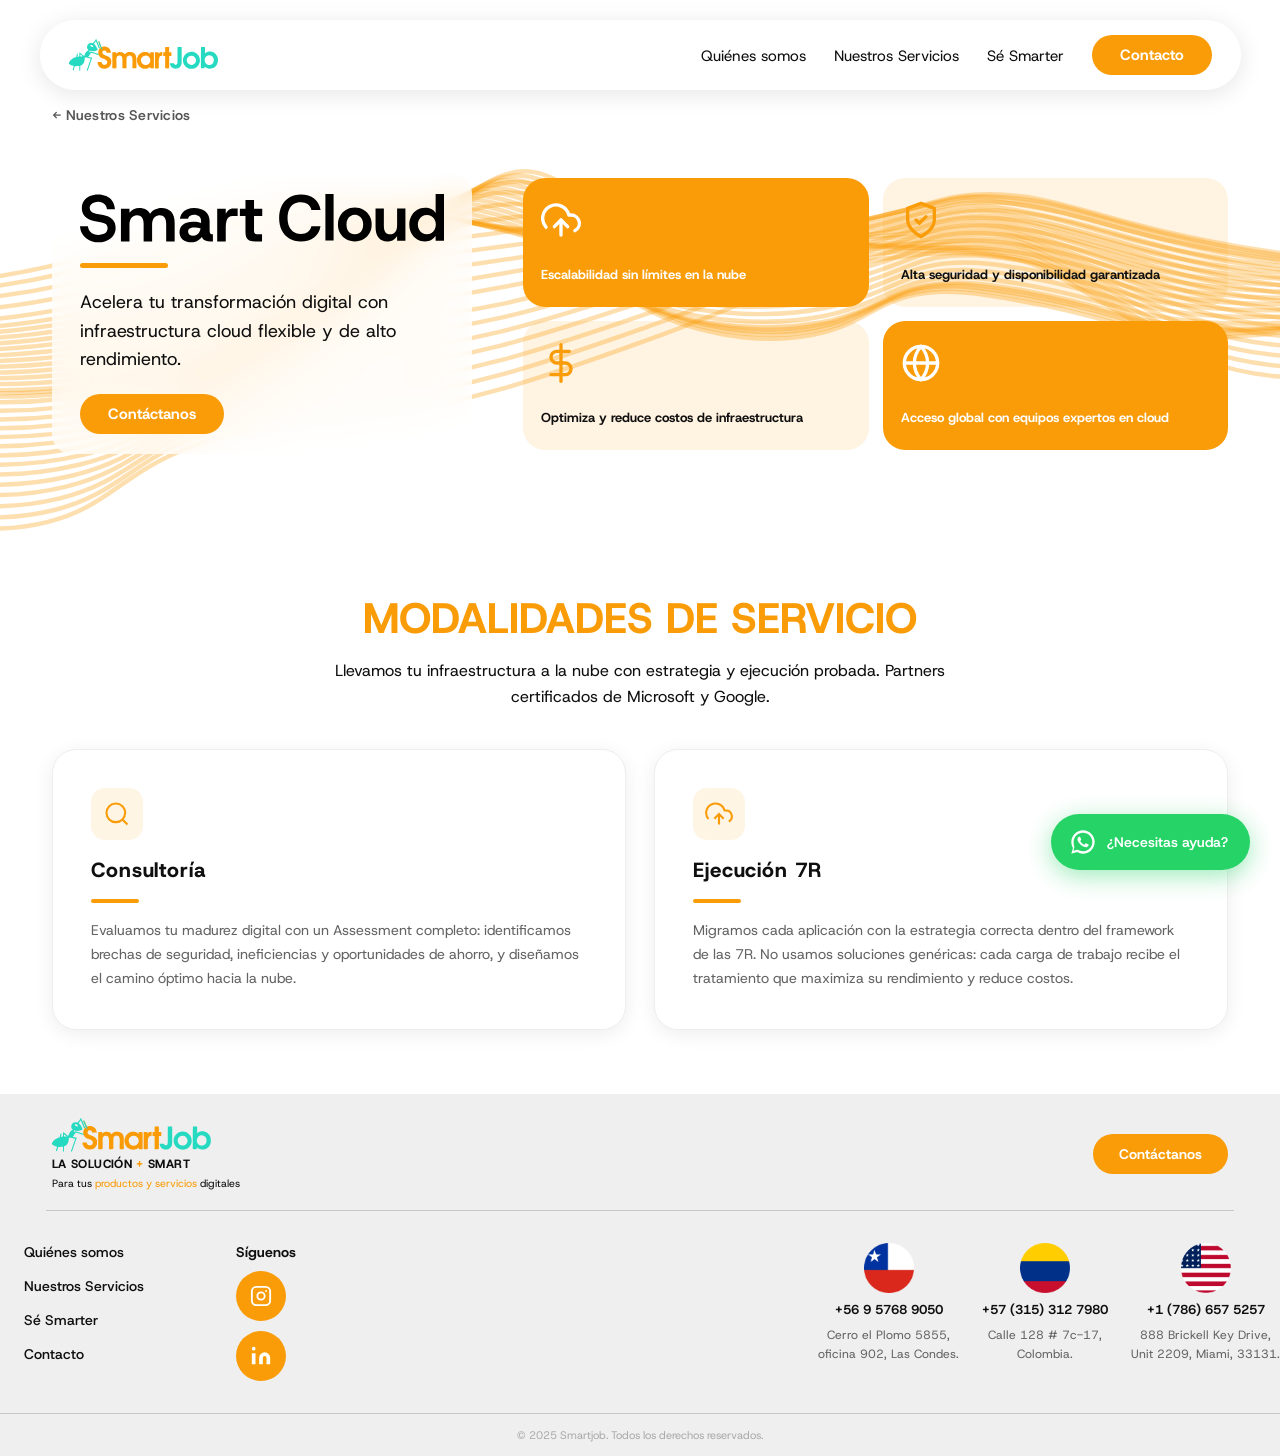
<file: smart-cloud.html>
<!DOCTYPE html>
<html lang="es">
<head>
  <meta charset="UTF-8" />
  <meta name="viewport" content="width=device-width, initial-scale=1.0" />
  <title>Smart Cloud — Smartjob</title>
  <link rel="preconnect" href="https://fonts.googleapis.com" />
  <link rel="preconnect" href="https://fonts.gstatic.com" crossorigin />
  <link href="https://fonts.googleapis.com/css2?family=Host+Grotesk:wght@400;500;600;700;800&family=Montserrat:wght@600;700&display=swap" rel="stylesheet" />
  <link rel="icon" type="image/svg+xml" href="assets/img/hormiga%20logo.svg" />
  <link rel="stylesheet" href="css/style.css" />
</head>
<body>

  <!-- ══ NAV ══ -->
  <header class="nav-wrapper">
    <nav class="nav-pill scrolled" id="navbar">
      <a href="index.html" class="logo-link">
        <img src="assets/img/smartjob%20logo%201%20%5BVectorized%5D.svg" alt="SmartJob" class="logo-img" />
      </a>
      <ul class="nav-links">
        <li><a href="index.html#quienes" class="nav-a">Quiénes somos</a></li>
        <li><a href="servicios.html"      class="nav-a fw-700 c-orange">Nuestros Servicios</a></li>
        <li><a href="se-smarter.html"    class="nav-a">Sé Smarter</a></li>
        <li><a href="contacto.html"       class="btn-orange">Contacto</a></li>
      </ul>
      <button class="hamburger" id="menu-toggle" aria-label="Menú">
        <span></span><span></span><span></span>
      </button>
    </nav>
  </header>

  <div class="mobile-menu" id="mobile-menu" hidden>
    <a href="index.html#quienes"  class="mobile-a">Quiénes somos</a>
    <a href="servicios.html"       class="mobile-a c-orange fw-700">Nuestros Servicios</a>
    <a href="se-smarter.html"     class="mobile-a">Sé Smarter</a>
    <a href="contacto.html"        class="mobile-a c-orange fw-700">Contacto</a>
  </div>

  <!-- ══ HERO — white ══ -->
  <section class="svc-page-hero">
    <img src="assets/img/Line%204.svg" class="svc-page-hero-deco" alt="" aria-hidden="true" />
    <div class="container svc-hero-topbar">
      <a href="servicios.html" class="svc-breadcrumb svc-breadcrumb--dark">← Nuestros Servicios</a>
    </div>
    <div class="container svc-page-hero-inner">
      <div class="svc-page-hero-text reveal">
        <img src="assets/img/Smart Cloud titulo.svg" alt="Smart Cloud" class="svc-page-wordmark" />
        <div class="svc-page-accent svc-page-accent--orange"></div>
        <p class="svc-page-desc">
          Acelera tu transformación digital con infraestructura cloud
          flexible y de alto rendimiento.
        </p>
        <a href="contacto.html?s=cloud" class="btn-orange">Contáctanos</a>
      </div>

      <!-- ══ BENEFICIOS PANEL ══ -->
      <div class="svc-benefits-panel reveal" style="--delay:120ms">

        <div class="svc-benefit-card svc-benefit-card--orange-solid">
          <div class="svc-benefit-card__icon">
            <svg viewBox="0 0 24 24" fill="none" stroke="currentColor" stroke-width="2" stroke-linecap="round" stroke-linejoin="round">
              <polyline points="16 16 12 12 8 16"/>
              <line x1="12" y1="12" x2="12" y2="21"/>
              <path d="M20.39 18.39A5 5 0 0 0 18 9h-1.26A8 8 0 1 0 3 16.3"/>
            </svg>
          </div>
          <p class="svc-benefit-card__title">Escalabilidad sin límites en la nube</p>
        </div>

        <div class="svc-benefit-card svc-benefit-card--orange-light">
          <div class="svc-benefit-card__icon">
            <svg viewBox="0 0 24 24" fill="none" stroke="currentColor" stroke-width="2" stroke-linecap="round" stroke-linejoin="round">
              <path d="M12 22s8-4 8-10V5l-8-3-8 3v7c0 6 8 10 8 10z"/>
              <polyline points="9 12 11 14 15 10"/>
            </svg>
          </div>
          <p class="svc-benefit-card__title">Alta seguridad y disponibilidad garantizada</p>
        </div>

        <div class="svc-benefit-card svc-benefit-card--orange-light">
          <div class="svc-benefit-card__icon">
            <svg viewBox="0 0 24 24" fill="none" stroke="currentColor" stroke-width="2" stroke-linecap="round" stroke-linejoin="round">
              <line x1="12" y1="1" x2="12" y2="23"/>
              <path d="M17 5H9.5a3.5 3.5 0 0 0 0 7h5a3.5 3.5 0 0 1 0 7H6"/>
            </svg>
          </div>
          <p class="svc-benefit-card__title">Optimiza y reduce costos de infraestructura</p>
        </div>

        <div class="svc-benefit-card svc-benefit-card--orange-solid">
          <div class="svc-benefit-card__icon">
            <svg viewBox="0 0 24 24" fill="none" stroke="currentColor" stroke-width="2" stroke-linecap="round" stroke-linejoin="round">
              <circle cx="12" cy="12" r="10"/>
              <line x1="2" y1="12" x2="22" y2="12"/>
              <path d="M12 2a15.3 15.3 0 0 1 4 10 15.3 15.3 0 0 1-4 10 15.3 15.3 0 0 1-4-10 15.3 15.3 0 0 1 4-10z"/>
            </svg>
          </div>
          <p class="svc-benefit-card__title">Acceso global con equipos expertos en cloud</p>
        </div>

      </div>
    </div>
  </section>


  <!-- ══ MODALIDADES DE SERVICIO ══ -->
  <section class="section">
    <div class="container">
      <h2 class="section-title reveal text-center">MODALIDADES DE SERVICIO</h2>
      <p class="body-text reveal text-center" style="max-width:700px;margin:16px auto clamp(28px,3vw,44px);">
        Llevamos tu infraestructura a la nube con estrategia y ejecución probada. Partners certificados de Microsoft y Google.
      </p>
      <div class="mv-grid">

        <div class="mv-card reveal" style="--delay:0ms">
          <div class="mv-card__icon">
            <svg viewBox="0 0 24 24" fill="none" stroke="currentColor" stroke-width="1.8" width="28" height="28">
              <circle cx="11" cy="11" r="8"/><line x1="21" y1="21" x2="16.65" y2="16.65"/>
            </svg>
          </div>
          <h3 class="mv-card__label">Consultoría</h3>
          <div class="mv-card__rule"></div>
          <p class="mv-card__text">Evaluamos tu madurez digital con un Assessment completo: identificamos brechas de seguridad, ineficiencias y oportunidades de ahorro, y diseñamos el camino óptimo hacia la nube.</p>
        </div>

        <div class="mv-card reveal" style="--delay:120ms">
          <div class="mv-card__icon">
            <svg viewBox="0 0 24 24" fill="none" stroke="currentColor" stroke-width="1.8" width="28" height="28">
              <polyline points="16 16 12 12 8 16"/><line x1="12" y1="12" x2="12" y2="21"/>
              <path d="M20.39 18.39A5 5 0 0 0 18 9h-1.26A8 8 0 1 0 3 16.3"/>
            </svg>
          </div>
          <h3 class="mv-card__label">Ejecución 7R</h3>
          <div class="mv-card__rule"></div>
          <p class="mv-card__text">Migramos cada aplicación con la estrategia correcta dentro del framework de las 7R. No usamos soluciones genéricas: cada carga de trabajo recibe el tratamiento que maximiza su rendimiento y reduce costos.</p>
        </div>

      </div>
    </div>
  </section>


  <!-- ══ FOOTER ══ -->
  <footer class="footer-v2">

    <div class="fv2-top">
      <div class="container fv2-top-inner">

        <!-- Logo + tagline -->
        <div class="fv2-logo-block">
          <a href="index.html" class="fv2-logo-link">
            <img src="assets/img/smartjob%20logo%201%20%5BVectorized%5D.svg" alt="SmartJob" class="fv2-logo-img" />
          </a>
          <p class="fv2-tagline1">LA SOLUCIÓN <span class="c-orange">+</span> SMART</p>
          <p class="fv2-tagline2">Para tus <span class="c-orange">productos y servicios</span> digitales</p>
        </div>

        <!-- Contáctanos + email -->
        <div class="fv2-actions">
          <a href="contacto.html" class="fv2-btn-contacta">Contáctanos</a>
        </div>

      </div>
    </div>

    <div class="fv2-divider"></div>

    <div class="container fv2-bottom">

      <!-- Nav -->
      <nav class="fv2-nav">
        <a href="index.html#quienes">Quiénes somos</a>
        <a href="servicios.html">Nuestros Servicios</a>
        <a href="se-smarter.html">Sé Smarter</a>
        <a href="contacto.html">Contacto</a>
      </nav>

      <!-- Síguenos -->
      <div class="fv2-social">
        <p class="fv2-siguenos">Síguenos</p>
        <a href="https://www.instagram.com/smartjob_ti/" target="_blank" rel="noopener" aria-label="Instagram" class="fv2-social-btn">
          <svg viewBox="0 0 24 24" fill="none" stroke="currentColor" stroke-width="2" width="22" height="22"><rect x="2" y="2" width="20" height="20" rx="5"/><circle cx="12" cy="12" r="4"/><circle cx="17.5" cy="6.5" r="1" fill="currentColor" stroke="none"/></svg>
        </a>
        <a href="https://www.linkedin.com/company/smartjob-tech/posts/?feedView=all" target="_blank" rel="noopener" aria-label="LinkedIn" class="fv2-social-btn">
          <svg viewBox="0 0 24 24" fill="currentColor" width="22" height="22"><path d="M16 8a6 6 0 0 1 6 6v7h-4v-7a2 2 0 0 0-2-2 2 2 0 0 0-2 2v7h-4v-7a6 6 0 0 1 6-6z"/><rect x="2" y="9" width="4" height="12"/><circle cx="4" cy="4" r="2"/></svg>
        </a>
      </div>

      <!-- Oficinas -->
      <div class="fv2-offices">
        <div class="fv2-office">
          <img src="assets/img/Mask group.png" alt="Chile" class="fv2-flag" />
          <p class="fv2-phone">+56 9 5768 9050</p>
          <p class="fv2-addr">Cerro el Plomo 5855,<br>oficina 902, Las Condes.</p>
        </div>
        <div class="fv2-office">
          <img src="assets/img/Mask group-2.png" alt="Colombia" class="fv2-flag" />
          <p class="fv2-phone">+57 (315) 312 7980</p>
          <p class="fv2-addr">Calle 128 # 7c-17,<br>Colombia.</p>
        </div>
        <div class="fv2-office">
          <img src="assets/img/Mask group-1.png" alt="USA" class="fv2-flag" />
          <p class="fv2-phone">+1 (786) 657 5257</p>
          <p class="fv2-addr">888 Brickell Key Drive,<br>Unit 2209, Miami, 33131.</p>
        </div>
      </div>

    </div>

    <div class="fv2-copy">
      <div class="container">
        <p>© 2025 Smartjob. Todos los derechos reservados.</p>
      </div>
    </div>

  </footer>

  <!-- ══ WHATSAPP BUBBLE ══ -->
  <div class="wa-bubble" id="wa-bubble">
    <div class="wa-popup" id="wa-popup" hidden>
      <div class="wa-popup__header">
        <div class="wa-popup__avatar">
          <svg viewBox="0 0 24 24" fill="currentColor" width="22" height="22"><path d="M12 2C6.48 2 2 6.48 2 12c0 1.85.5 3.58 1.38 5.06L2 22l4.94-1.38A9.93 9.93 0 0 0 12 22c5.52 0 10-4.48 10-10S17.52 2 12 2zm0 18c-1.66 0-3.22-.46-4.56-1.26l-.32-.2-3.32.87.87-3.32-.2-.32A7.93 7.93 0 0 1 4 12c0-4.41 3.59-8 8-8s8 3.59 8 8-3.59 8-8 8zm4.32-6.12c-.24-.12-1.4-.69-1.62-.77-.21-.08-.37-.12-.52.12-.16.24-.6.77-.74.93-.14.16-.27.18-.51.06-.24-.12-1-.37-1.9-1.18-.7-.63-1.17-1.4-1.31-1.64-.14-.24-.01-.37.1-.49.11-.11.24-.27.36-.4.12-.14.16-.24.24-.4.08-.16.04-.3-.02-.42-.06-.12-.52-1.26-.71-1.72-.19-.46-.38-.4-.52-.4-.14 0-.3-.02-.46-.02-.16 0-.42.06-.64.3-.21.24-.83.81-.83 1.97 0 1.16.85 2.28.97 2.44.12.16 1.67 2.55 4.05 3.58.57.24 1.01.39 1.35.5.57.18 1.08.15 1.49.09.45-.07 1.4-.57 1.6-1.12.2-.55.2-1.02.14-1.12-.06-.1-.22-.16-.46-.28z"/></svg>
        </div>
        <div class="wa-popup__info">
          <p class="wa-popup__name">SmartJob</p>
          <p class="wa-popup__status">En línea</p>
        </div>
        <button class="wa-popup__close" id="wa-close" aria-label="Cerrar">
          <svg viewBox="0 0 24 24" fill="none" stroke="currentColor" stroke-width="2.5" width="16" height="16"><line x1="18" y1="6" x2="6" y2="18"/><line x1="6" y1="6" x2="18" y2="18"/></svg>
        </button>
      </div>
      <div class="wa-popup__body">
        <div class="wa-popup__bubble">
          <p class="wa-popup__title">Conversemos</p>
          <p class="wa-popup__text">El equipo suele responder en unos minutos.</p>
        </div>
      </div>
      <div class="wa-popup__footer">
        <a href="https://wa.me/56957689050" target="_blank" rel="noopener" class="wa-popup__cta">Iniciar chat</a>
      </div>
    </div>
    <button class="wa-btn" id="wa-toggle" aria-label="Chat por WhatsApp">
      <svg viewBox="0 0 24 24" fill="currentColor" width="28" height="28"><path d="M12 2C6.48 2 2 6.48 2 12c0 1.85.5 3.58 1.38 5.06L2 22l4.94-1.38A9.93 9.93 0 0 0 12 22c5.52 0 10-4.48 10-10S17.52 2 12 2zm0 18c-1.66 0-3.22-.46-4.56-1.26l-.32-.2-3.32.87.87-3.32-.2-.32A7.93 7.93 0 0 1 4 12c0-4.41 3.59-8 8-8s8 3.59 8 8-3.59 8-8 8zm4.32-6.12c-.24-.12-1.4-.69-1.62-.77-.21-.08-.37-.12-.52.12-.16.24-.6.77-.74.93-.14.16-.27.18-.51.06-.24-.12-1-.37-1.9-1.18-.7-.63-1.17-1.4-1.31-1.64-.14-.24-.01-.37.1-.49.11-.11.24-.27.36-.4.12-.14.16-.24.24-.4.08-.16.04-.3-.02-.42-.06-.12-.52-1.26-.71-1.72-.19-.46-.38-.4-.52-.4-.14 0-.3-.02-.46-.02-.16 0-.42.06-.64.3-.21.24-.83.81-.83 1.97 0 1.16.85 2.28.97 2.44.12.16 1.67 2.55 4.05 3.58.57.24 1.01.39 1.35.5.57.18 1.08.15 1.49.09.45-.07 1.4-.57 1.6-1.12.2-.55.2-1.02.14-1.12-.06-.1-.22-.16-.46-.28z"/></svg>
      <span class="wa-btn__label">¿Necesitas ayuda?</span>
    </button>
  </div>

  <script src="js/main.js"></script>
</body>
</html>
</file>
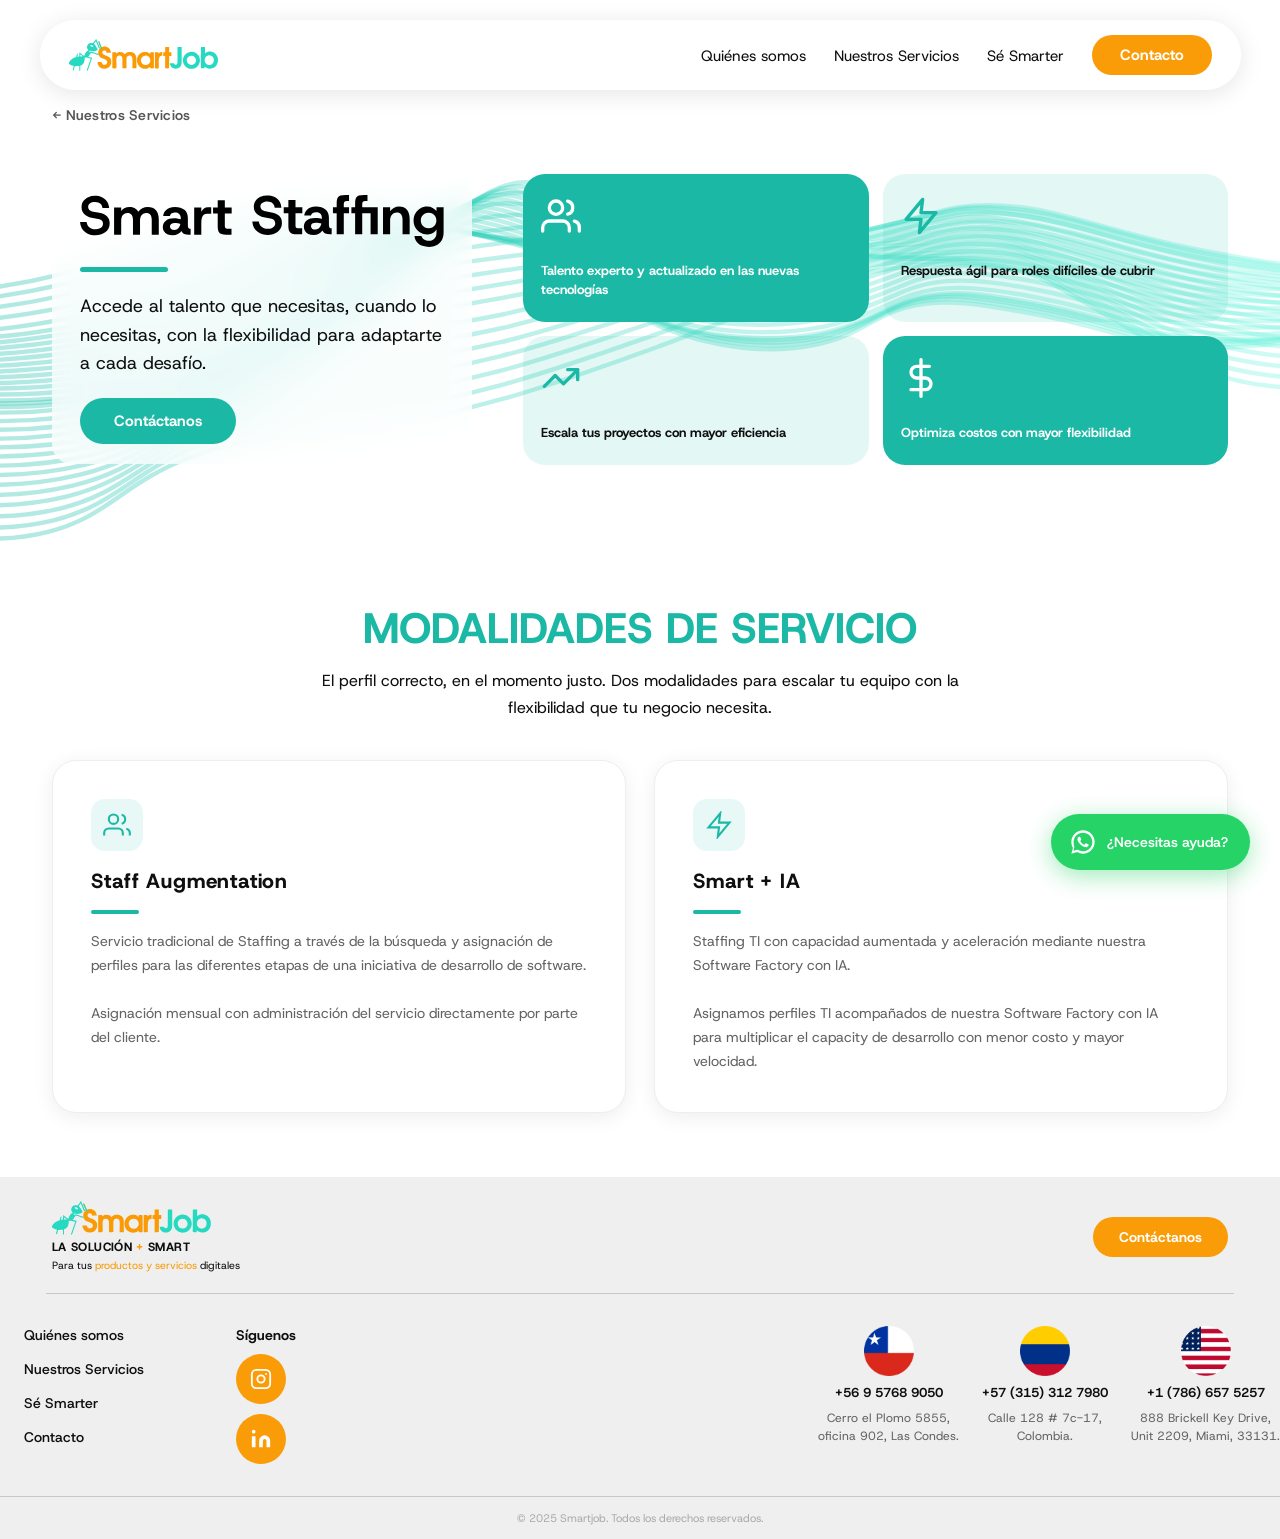
<file: smart-staffing.html>
<!DOCTYPE html>
<html lang="es">
<head>
  <meta charset="UTF-8" />
  <meta name="viewport" content="width=device-width, initial-scale=1.0" />
  <title>Smart Staffing — Smartjob</title>
  <link rel="preconnect" href="https://fonts.googleapis.com" />
  <link rel="preconnect" href="https://fonts.gstatic.com" crossorigin />
  <link href="https://fonts.googleapis.com/css2?family=Host+Grotesk:wght@400;500;600;700;800&family=Montserrat:wght@600;700&display=swap" rel="stylesheet" />
  <link rel="icon" type="image/svg+xml" href="assets/img/hormiga%20logo.svg" />
  <link rel="stylesheet" href="css/style.css" />
</head>
<body>

  <!-- ══ NAV ══ -->
  <header class="nav-wrapper">
    <nav class="nav-pill scrolled" id="navbar">
      <a href="index.html" class="logo-link">
        <img src="assets/img/smartjob%20logo%201%20%5BVectorized%5D.svg" alt="SmartJob" class="logo-img" />
      </a>
      <ul class="nav-links">
        <li><a href="index.html#quienes" class="nav-a">Quiénes somos</a></li>
        <li><a href="servicios.html"      class="nav-a fw-700 c-teal">Nuestros Servicios</a></li>
        <li><a href="se-smarter.html"    class="nav-a">Sé Smarter</a></li>
        <li><a href="contacto.html"       class="btn-orange">Contacto</a></li>
      </ul>
      <button class="hamburger" id="menu-toggle" aria-label="Menú">
        <span></span><span></span><span></span>
      </button>
    </nav>
  </header>

  <div class="mobile-menu" id="mobile-menu" hidden>
    <a href="index.html#quienes"  class="mobile-a">Quiénes somos</a>
    <a href="servicios.html"       class="mobile-a c-teal fw-700">Nuestros Servicios</a>
    <a href="se-smarter.html"     class="mobile-a">Sé Smarter</a>
    <a href="contacto.html"        class="mobile-a c-orange fw-700">Contacto</a>
  </div>

  <!-- ══ HERO — white ══ -->
  <section class="svc-page-hero">
    <img src="assets/img/Line%203.svg" class="svc-page-hero-deco" alt="" aria-hidden="true" />
    <div class="container svc-hero-topbar">
      <a href="servicios.html" class="svc-breadcrumb svc-breadcrumb--dark">← Nuestros Servicios</a>
    </div>
    <div class="container svc-page-hero-inner">
      <div class="svc-page-hero-text reveal">
        <img src="assets/img/Smart Staffing titulo.svg" alt="Smart Staffing" class="svc-page-wordmark" />
        <div class="svc-page-accent svc-page-accent--teal"></div>
        <p class="svc-page-desc">
          Accede al talento que necesitas, cuando lo necesitas,
          con la flexibilidad para adaptarte a cada desafío.
        </p>
        <a href="contacto.html?s=staffing" class="btn-teal">Contáctanos</a>
      </div>

      <!-- ══ BENEFICIOS PANEL ══ -->
      <div class="svc-benefits-panel reveal" style="--delay:120ms">

        <div class="svc-benefit-card svc-benefit-card--teal-solid">
          <div class="svc-benefit-card__icon">
            <svg viewBox="0 0 24 24" fill="none" stroke="currentColor" stroke-width="2" stroke-linecap="round" stroke-linejoin="round">
              <path d="M17 21v-2a4 4 0 0 0-4-4H5a4 4 0 0 0-4 4v2"/>
              <circle cx="9" cy="7" r="4"/>
              <path d="M23 21v-2a4 4 0 0 0-3-3.87"/>
              <path d="M16 3.13a4 4 0 0 1 0 7.75"/>
            </svg>
          </div>
          <p class="svc-benefit-card__title">Talento experto y actualizado en las nuevas tecnologías</p>
        </div>

        <div class="svc-benefit-card svc-benefit-card--teal-light">
          <div class="svc-benefit-card__icon">
            <svg viewBox="0 0 24 24" fill="none" stroke="currentColor" stroke-width="2" stroke-linecap="round" stroke-linejoin="round">
              <polygon points="13 2 3 14 12 14 11 22 21 10 12 10 13 2"/>
            </svg>
          </div>
          <p class="svc-benefit-card__title">Respuesta ágil para roles difíciles de cubrir</p>
        </div>

        <div class="svc-benefit-card svc-benefit-card--teal-light">
          <div class="svc-benefit-card__icon">
            <svg viewBox="0 0 24 24" fill="none" stroke="currentColor" stroke-width="2" stroke-linecap="round" stroke-linejoin="round">
              <polyline points="22 7 13.5 15.5 8.5 10.5 2 17"/>
              <polyline points="16 7 22 7 22 13"/>
            </svg>
          </div>
          <p class="svc-benefit-card__title">Escala tus proyectos con mayor eficiencia</p>
        </div>

        <div class="svc-benefit-card svc-benefit-card--teal-solid">
          <div class="svc-benefit-card__icon">
            <svg viewBox="0 0 24 24" fill="none" stroke="currentColor" stroke-width="2" stroke-linecap="round" stroke-linejoin="round">
              <line x1="12" y1="1" x2="12" y2="23"/>
              <path d="M17 5H9.5a3.5 3.5 0 0 0 0 7h5a3.5 3.5 0 0 1 0 7H6"/>
            </svg>
          </div>
          <p class="svc-benefit-card__title">Optimiza costos con mayor flexibilidad</p>
        </div>

      </div>
    </div>
  </section>


  <!-- ══ MODALIDADES DE SERVICIO ══ -->
  <section class="section">
    <div class="container">
      <h2 class="section-title section-title--teal reveal text-center">MODALIDADES DE SERVICIO</h2>
      <p class="body-text reveal text-center" style="max-width:680px;margin:16px auto clamp(28px,3vw,44px);">
        El perfil correcto, en el momento justo. Dos modalidades para escalar tu equipo con la flexibilidad que tu negocio necesita.
      </p>
      <div class="mv-grid">

        <div class="mv-card reveal" style="--delay:0ms">
          <div class="mv-card__icon mv-card__icon--teal">
            <svg viewBox="0 0 24 24" fill="none" stroke="currentColor" stroke-width="1.8" width="28" height="28">
              <path d="M17 21v-2a4 4 0 0 0-4-4H5a4 4 0 0 0-4 4v2"/><circle cx="9" cy="7" r="4"/><path d="M23 21v-2a4 4 0 0 0-3-3.87"/><path d="M16 3.13a4 4 0 0 1 0 7.75"/>
            </svg>
          </div>
          <h3 class="mv-card__label">Staff Augmentation</h3>
          <div class="mv-card__rule mv-card__rule--teal"></div>
          <p class="mv-card__text">Servicio tradicional de Staffing a través de la búsqueda y asignación de perfiles para las diferentes etapas de una iniciativa de desarrollo de software.<br><br>Asignación mensual con administración del servicio directamente por parte del cliente.</p>
        </div>

        <div class="mv-card reveal" style="--delay:120ms">
          <div class="mv-card__icon mv-card__icon--teal">
            <svg viewBox="0 0 24 24" fill="none" stroke="currentColor" stroke-width="1.8" width="28" height="28">
              <polygon points="13 2 3 14 12 14 11 22 21 10 12 10 13 2"/>
            </svg>
          </div>
          <h3 class="mv-card__label">Smart + IA</h3>
          <div class="mv-card__rule mv-card__rule--teal"></div>
          <p class="mv-card__text">Staffing TI con capacidad aumentada y aceleración mediante nuestra Software Factory con IA.<br><br>Asignamos perfiles TI acompañados de nuestra Software Factory con IA para multiplicar el capacity de desarrollo con menor costo y mayor velocidad.</p>
        </div>

      </div>
    </div>
  </section>


  <!-- ══ FOOTER ══ -->
  <footer class="footer-v2">

    <div class="fv2-top">
      <div class="container fv2-top-inner">

        <!-- Logo + tagline -->
        <div class="fv2-logo-block">
          <a href="index.html" class="fv2-logo-link">
            <img src="assets/img/smartjob%20logo%201%20%5BVectorized%5D.svg" alt="SmartJob" class="fv2-logo-img" />
          </a>
          <p class="fv2-tagline1">LA SOLUCIÓN <span class="c-orange">+</span> SMART</p>
          <p class="fv2-tagline2">Para tus <span class="c-orange">productos y servicios</span> digitales</p>
        </div>

        <!-- Contáctanos + email -->
        <div class="fv2-actions">
          <a href="contacto.html" class="fv2-btn-contacta">Contáctanos</a>
        </div>

      </div>
    </div>

    <div class="fv2-divider"></div>

    <div class="container fv2-bottom">

      <!-- Nav -->
      <nav class="fv2-nav">
        <a href="index.html#quienes">Quiénes somos</a>
        <a href="servicios.html">Nuestros Servicios</a>
        <a href="se-smarter.html">Sé Smarter</a>
        <a href="contacto.html">Contacto</a>
      </nav>

      <!-- Síguenos -->
      <div class="fv2-social">
        <p class="fv2-siguenos">Síguenos</p>
        <a href="https://www.instagram.com/smartjob_ti/" target="_blank" rel="noopener" aria-label="Instagram" class="fv2-social-btn">
          <svg viewBox="0 0 24 24" fill="none" stroke="currentColor" stroke-width="2" width="22" height="22"><rect x="2" y="2" width="20" height="20" rx="5"/><circle cx="12" cy="12" r="4"/><circle cx="17.5" cy="6.5" r="1" fill="currentColor" stroke="none"/></svg>
        </a>
        <a href="https://www.linkedin.com/company/smartjob-tech/posts/?feedView=all" target="_blank" rel="noopener" aria-label="LinkedIn" class="fv2-social-btn">
          <svg viewBox="0 0 24 24" fill="currentColor" width="22" height="22"><path d="M16 8a6 6 0 0 1 6 6v7h-4v-7a2 2 0 0 0-2-2 2 2 0 0 0-2 2v7h-4v-7a6 6 0 0 1 6-6z"/><rect x="2" y="9" width="4" height="12"/><circle cx="4" cy="4" r="2"/></svg>
        </a>
      </div>

      <!-- Oficinas -->
      <div class="fv2-offices">
        <div class="fv2-office">
          <img src="assets/img/Mask group.png" alt="Chile" class="fv2-flag" />
          <p class="fv2-phone">+56 9 5768 9050</p>
          <p class="fv2-addr">Cerro el Plomo 5855,<br>oficina 902, Las Condes.</p>
        </div>
        <div class="fv2-office">
          <img src="assets/img/Mask group-2.png" alt="Colombia" class="fv2-flag" />
          <p class="fv2-phone">+57 (315) 312 7980</p>
          <p class="fv2-addr">Calle 128 # 7c-17,<br>Colombia.</p>
        </div>
        <div class="fv2-office">
          <img src="assets/img/Mask group-1.png" alt="USA" class="fv2-flag" />
          <p class="fv2-phone">+1 (786) 657 5257</p>
          <p class="fv2-addr">888 Brickell Key Drive,<br>Unit 2209, Miami, 33131.</p>
        </div>
      </div>

    </div>

    <div class="fv2-copy">
      <div class="container">
        <p>© 2025 Smartjob. Todos los derechos reservados.</p>
      </div>
    </div>

  </footer>

  <!-- ══ WHATSAPP BUBBLE ══ -->
  <div class="wa-bubble" id="wa-bubble">
    <div class="wa-popup" id="wa-popup" hidden>
      <div class="wa-popup__header">
        <div class="wa-popup__avatar">
          <svg viewBox="0 0 24 24" fill="currentColor" width="22" height="22"><path d="M12 2C6.48 2 2 6.48 2 12c0 1.85.5 3.58 1.38 5.06L2 22l4.94-1.38A9.93 9.93 0 0 0 12 22c5.52 0 10-4.48 10-10S17.52 2 12 2zm0 18c-1.66 0-3.22-.46-4.56-1.26l-.32-.2-3.32.87.87-3.32-.2-.32A7.93 7.93 0 0 1 4 12c0-4.41 3.59-8 8-8s8 3.59 8 8-3.59 8-8 8zm4.32-6.12c-.24-.12-1.4-.69-1.62-.77-.21-.08-.37-.12-.52.12-.16.24-.6.77-.74.93-.14.16-.27.18-.51.06-.24-.12-1-.37-1.9-1.18-.7-.63-1.17-1.4-1.31-1.64-.14-.24-.01-.37.1-.49.11-.11.24-.27.36-.4.12-.14.16-.24.24-.4.08-.16.04-.3-.02-.42-.06-.12-.52-1.26-.71-1.72-.19-.46-.38-.4-.52-.4-.14 0-.3-.02-.46-.02-.16 0-.42.06-.64.3-.21.24-.83.81-.83 1.97 0 1.16.85 2.28.97 2.44.12.16 1.67 2.55 4.05 3.58.57.24 1.01.39 1.35.5.57.18 1.08.15 1.49.09.45-.07 1.4-.57 1.6-1.12.2-.55.2-1.02.14-1.12-.06-.1-.22-.16-.46-.28z"/></svg>
        </div>
        <div class="wa-popup__info">
          <p class="wa-popup__name">SmartJob</p>
          <p class="wa-popup__status">En línea</p>
        </div>
        <button class="wa-popup__close" id="wa-close" aria-label="Cerrar">
          <svg viewBox="0 0 24 24" fill="none" stroke="currentColor" stroke-width="2.5" width="16" height="16"><line x1="18" y1="6" x2="6" y2="18"/><line x1="6" y1="6" x2="18" y2="18"/></svg>
        </button>
      </div>
      <div class="wa-popup__body">
        <div class="wa-popup__bubble">
          <p class="wa-popup__title">Conversemos</p>
          <p class="wa-popup__text">El equipo suele responder en unos minutos.</p>
        </div>
      </div>
      <div class="wa-popup__footer">
        <a href="https://wa.me/56957689050" target="_blank" rel="noopener" class="wa-popup__cta">Iniciar chat</a>
      </div>
    </div>
    <button class="wa-btn" id="wa-toggle" aria-label="Chat por WhatsApp">
      <svg viewBox="0 0 24 24" fill="currentColor" width="28" height="28"><path d="M12 2C6.48 2 2 6.48 2 12c0 1.85.5 3.58 1.38 5.06L2 22l4.94-1.38A9.93 9.93 0 0 0 12 22c5.52 0 10-4.48 10-10S17.52 2 12 2zm0 18c-1.66 0-3.22-.46-4.56-1.26l-.32-.2-3.32.87.87-3.32-.2-.32A7.93 7.93 0 0 1 4 12c0-4.41 3.59-8 8-8s8 3.59 8 8-3.59 8-8 8zm4.32-6.12c-.24-.12-1.4-.69-1.62-.77-.21-.08-.37-.12-.52.12-.16.24-.6.77-.74.93-.14.16-.27.18-.51.06-.24-.12-1-.37-1.9-1.18-.7-.63-1.17-1.4-1.31-1.64-.14-.24-.01-.37.1-.49.11-.11.24-.27.36-.4.12-.14.16-.24.24-.4.08-.16.04-.3-.02-.42-.06-.12-.52-1.26-.71-1.72-.19-.46-.38-.4-.52-.4-.14 0-.3-.02-.46-.02-.16 0-.42.06-.64.3-.21.24-.83.81-.83 1.97 0 1.16.85 2.28.97 2.44.12.16 1.67 2.55 4.05 3.58.57.24 1.01.39 1.35.5.57.18 1.08.15 1.49.09.45-.07 1.4-.57 1.6-1.12.2-.55.2-1.02.14-1.12-.06-.1-.22-.16-.46-.28z"/></svg>
      <span class="wa-btn__label">¿Necesitas ayuda?</span>
    </button>
  </div>

  <script src="js/main.js"></script>
</body>
</html>
</file>
<file: css/style.css>
/* ═══════════════════════════════════════════════════════════
   Smartjob.cl — Fiel al diseño Figma WIREFRAME 188:5
   Tokens: Host Grotesk + Montserrat | #F99C08 | #1BB9A5
   ═══════════════════════════════════════════════════════════ */

/* ─── Reset ─── */
*, *::before, *::after { box-sizing: border-box; margin: 0; padding: 0; }
html { scroll-behavior: smooth; }
body {
  font-family: 'Host Grotesk', sans-serif;
  color: #0F0F0F;
  background: #fff;
  overflow-x: hidden;
}
img { display: block; max-width: 100%; }
a { text-decoration: none; }
ul { list-style: none; }
::selection { background: #F99C08; color: #fff; }

/* ─── Tokens ─── */
:root {
  --orange:   #F99C08;
  --teal:     #1BB9A5;
  --dark:     #0F0F0F;
  --muted:    #646466;
  --offwhite: #F8F8F8;
  --border:   #EEEEEE;
}

/* ─── Utilities ─── */
.c-orange  { color: var(--orange); }
.c-teal    { color: var(--teal); }
.fw-700    { font-weight: 700; }
.fw-800    { font-weight: 800; }
.text-center { text-align: center; }

/* ─── Container ─── */
.container {
  max-width: 1336px;
  margin-inline: auto;
  padding-inline: 52px;
}
@media (max-width: 1024px) {
  .container { padding-inline: 36px; }
}
@media (max-width: 768px) {
  .container { padding-inline: 20px; }
}

/* ─── Section ─── */
.section { padding-block: clamp(40px, 5vw, 72px); }
.section--offwhite { background: var(--offwhite); }
.section--partners { padding-block: clamp(36px, 4vw, 60px); }
.section--conectemos { padding-block: clamp(36px, 4vw, 60px); }

/* ─── Orange rule ─── */
.orange-rule {
  width: 396px;
  max-width: 100%;
  height: 5px;
  background: var(--orange);
  border-radius: 2px;
  margin-block: 20px 24px;
}
.section-header-center {
  text-align: center;
}
.section-header-center .orange-rule {
  margin-inline: auto;
}
.section-header-center .body-text {
  max-width: 680px;
  margin-inline: auto;
}

/* ─── Section title: Host Grotesk ExtraBold 800 48px ─── */
.section-title {
  font-family: 'Host Grotesk', sans-serif;
  font-weight: 800;
  font-size: clamp(28px, 3.33vw, 48px);
  line-height: 1.1;
  text-transform: uppercase;
  color: var(--orange);
}

/* ─── Body text ─── */
.body-text {
  font-family: 'Host Grotesk', sans-serif;
  font-weight: 400;
  font-size: clamp(15px, 1.25vw, 18px);
  color: var(--dark);
  line-height: 1.65;
}

/* ══════════════════════════════════════════════════════════
   BUTTONS
══════════════════════════════════════════════════════════ */
.btn-orange {
  display: inline-flex;
  align-items: center;
  justify-content: center;
  background: var(--orange);
  color: #fff;
  font-family: 'Host Grotesk', sans-serif;
  font-weight: 700;
  font-size: 15px;
  padding: 10px 28px;
  border-radius: 100px;
  border: none;
  cursor: pointer;
  white-space: nowrap;
  transition: background .2s, transform .2s, box-shadow .2s;
}
.btn-orange:hover {
  background: #D1830A;
  transform: translateY(-2px);
  box-shadow: 0 6px 20px rgba(249,156,8,.35);
}
.btn-full { width: 100%; }

.btn-white-pill {
  display: inline-flex;
  align-items: center;
  justify-content: center;
  background: #fff;
  color: var(--dark);
  font-family: 'Host Grotesk', sans-serif;
  font-weight: 700;
  font-size: 14px;
  padding: 8px 24px;
  border-radius: 100px;
  border: none;
  cursor: pointer;
  transition: background .2s, color .2s;
  align-self: flex-start;
}
.btn-white-pill:hover { background: var(--dark); color: #fff; }

.btn-orange-outline {
  display: inline-flex;
  align-items: center;
  justify-content: center;
  background: transparent;
  color: #fff;
  font-family: 'Host Grotesk', sans-serif;
  font-weight: 700;
  font-size: 15px;
  padding: 10px 28px;
  border-radius: 100px;
  border: 2px solid #fff;
  cursor: pointer;
  white-space: nowrap;
  transition: background .2s, color .2s;
}
.btn-orange-outline:hover { background: #fff; color: var(--dark); }

/* ══════════════════════════════════════════════════════════
   NAV — pill flotante, frosted glass
   Figma: w=1201, h=70, y=36, r=100px, fill=rgba(255,255,255,0.2)
══════════════════════════════════════════════════════════ */
.nav-wrapper {
  position: fixed;
  top: 0; left: 0; right: 0;
  z-index: 100;
  display: flex;
  justify-content: center;
  padding-top: 20px;
  pointer-events: none;
}
.nav-pill {
  pointer-events: all;
  display: flex;
  align-items: center;
  gap: 32px;
  width: min(1201px, calc(100% - 48px));
  height: 70px;
  padding-inline: 28px;
  background: rgba(255,255,255,.20);
  backdrop-filter: blur(12px);
  -webkit-backdrop-filter: blur(12px);
  border-radius: 100px;
  border: 1px solid rgba(255,255,255,.50);
  box-shadow: 0 4px 24px rgba(0,0,0,.10);
  transition: background .3s, box-shadow .3s;
}
.nav-pill.scrolled {
  background: rgba(255,255,255,.96);
  box-shadow: 0 4px 32px rgba(0,0,0,.14);
}

/* Logo */
.logo-link { display: flex; align-items: center; flex-shrink: 0; }
.logo-img  { height: 32px; width: auto; display: block; }

/* Nav links */
.nav-links {
  display: flex;
  align-items: center;
  gap: 28px;
  margin-left: auto;
}
.nav-links .btn-orange {
  font-size: 15px;
  padding: 10px 28px;
}
.nav-a {
  font-family: 'Host Grotesk', sans-serif;
  font-size: 15px;
  font-weight: 400;
  color: var(--dark);
  transition: color .2s;
  white-space: nowrap;
}
.nav-a:hover { color: var(--orange); }

/* Hamburger */
.hamburger {
  display: none;
  flex-direction: column;
  justify-content: center;
  align-items: center;
  gap: 5px;
  background: none;
  border: none;
  cursor: pointer;
  padding: 4px;
  margin-left: auto;
}
.hamburger span {
  display: block;
  width: 22px; height: 2px;
  background: var(--dark);
  border-radius: 2px;
  transition: all .3s;
}

/* ══════════════════════════════════════════════════════════
   MOBILE MENU
══════════════════════════════════════════════════════════ */
.mobile-menu {
  position: fixed;
  top: 0; left: 0; right: 0;
  z-index: 99;
  background: rgba(255,255,255,.97);
  backdrop-filter: blur(16px);
  padding: 100px 24px 32px;
  display: flex;
  flex-direction: column;
  gap: 20px;
  box-shadow: 0 8px 32px rgba(0,0,0,.12);
}
.mobile-menu[hidden] { display: none; }
.mobile-a {
  font-family: 'Host Grotesk', sans-serif;
  font-size: 18px;
  font-weight: 600;
  color: var(--dark);
  transition: color .2s;
}
.mobile-a:hover { color: var(--orange); }

/* ══════════════════════════════════════════════════════════
   HERO — Inicio (1440×4589)
   Waves son PNG/RGBA transparentes — no necesitan blend mode
   Contenido en el lado derecho, empieza en 46.9% del canvas
══════════════════════════════════════════════════════════ */
.hero {
  position: relative;
  min-height: 78vh;
  background: #fff;
  overflow: hidden;
  display: flex;
  align-items: center;
}

/* Waves — PNG transparentes, se posicionan como en Figma */
.hero-wave {
  position: absolute;
  pointer-events: none;
  /* Sin mix-blend-mode: las imágenes son RGBA con fondo transparente */
}
/* Orange wave: x=-134, y=19, w=1643 → porcentaje de 1440px */
.hero-wave--orange {
  left: -9.3%;
  top: 1.9%;
  width: 114%;
  height: auto;
  opacity: .9;
}
/* Teal wave: x=-269, y=490, w=1818 */
.hero-wave--teal {
  left: -18.7%;
  top: 50%;
  width: 126%;
  height: auto;
  opacity: .85;
}

/* Hero content: x=676/1440 = 46.9% */
.hero-content {
  position: relative;
  z-index: 2;
  margin-left: 46.9%;
  padding: 80px 52px 48px 48px;
  max-width: 760px;
}

/* Orange rule: w=540, h=5 */
.hero-rule {
  width: 400px;
  max-width: 100%;
  height: 4px;
  background: var(--orange);
  border-radius: 2px;
  margin-bottom: 18px;
}

/* Headline: Host Grotesk ExtraBold 800, 48px, uppercase */
.hero-h1 {
  font-family: 'Host Grotesk', sans-serif;
  font-weight: 800;
  font-size: clamp(26px, 2.6vw, 38px);
  line-height: 1.1;
  color: var(--dark);
  text-transform: uppercase;
  margin-bottom: 18px;
}

/* Sub: Host Grotesk Regular 400, 24px */
.hero-sub {
  font-family: 'Host Grotesk', sans-serif;
  font-weight: 400;
  font-size: clamp(14px, 1.2vw, 17px);
  color: var(--dark);
  line-height: 1.5;
  margin-bottom: 28px;
}

/* Down-arrow indicator */
.hero-arrow {
  position: absolute;
  bottom: 36px;
  left: 50%;
  transform: translateX(-50%);
  animation: bounce 2s ease-in-out infinite;
  z-index: 3;
}
@keyframes bounce {
  0%, 100% { transform: translateX(-50%) translateY(0); }
  50%       { transform: translateX(-50%) translateY(8px); }
}

/* ══════════════════════════════════════════════════════════
   PAGE HERO — páginas internas (servicios.html)
══════════════════════════════════════════════════════════ */
.page-hero {
  position: relative;
  min-height: 52vh;
  background: #fff;
  overflow: hidden;
  display: flex;
  align-items: center;
  padding-top: 110px;
  padding-bottom: 60px;
}
.page-hero-wave {
  position: absolute;
  pointer-events: none;
  height: 140%;
  width: auto;
}
.page-hero-wave--orange {
  left: -8%;
  top: -20%;
  opacity: .85;
}
.page-hero-wave--teal {
  right: -8%;
  bottom: -20%;
  opacity: .75;
}
.page-hero-content {
  position: relative;
  z-index: 2;
  background: rgba(255,255,255,.55);
  backdrop-filter: blur(14px);
  -webkit-backdrop-filter: blur(14px);
  border-radius: 20px;
  padding: clamp(24px, 2.8vw, 40px) clamp(24px, 3.6vw, 52px);
}
.page-hero-content .hero-h1 { margin-bottom: 16px; }
.page-hero-content .hero-sub { margin-bottom: 0; }

/* ══════════════════════════════════════════════════════════
   STATS — ¿Por qué elegirnos?
   Montserrat Bold 700, 90px, orange
══════════════════════════════════════════════════════════ */
.stats-grid {
  display: grid;
  grid-template-columns: repeat(4, 1fr);
  gap: 32px;
  margin-top: 56px;
}
.stat { text-align: left; }
.stat-num {
  font-family: 'Montserrat', sans-serif;
  font-weight: 700;
  font-size: clamp(36px, 6.25vw, 90px);
  color: var(--orange);
  line-height: 1;
  margin-bottom: 12px;
}
.stat-label {
  font-family: 'Montserrat', sans-serif;
  font-weight: 600;
  font-size: clamp(13px, 1.2vw, 18px);
  color: var(--dark);
  line-height: 1.35;
}

/* ══════════════════════════════════════════════════════════
   SERVICE CARDS — 392×549px, r=30px
   White top + orange bottom with scallop concave arch
══════════════════════════════════════════════════════════ */
.cards-grid {
  display: grid;
  grid-template-columns: repeat(3, 1fr);
  gap: clamp(16px, 2.8vw, 40px);
  margin-top: clamp(28px, 3.3vw, 48px);
}
.svc-card {
  border: 1px solid var(--orange);
  border-radius: 30px;
  overflow: hidden;
  background: #fff;
  box-shadow: 0 4px 4px rgba(0,0,0,.25);
  display: flex;
  flex-direction: column;
  transition: transform .3s, box-shadow .3s;
}
.svc-card:hover {
  transform: translateY(-6px);
  box-shadow: 0 12px 32px rgba(249,156,8,.20);
}

/* White top: ~110px */
.card-top {
  background: #fff;
  min-height: 110px;
  padding: 20px 24px 16px;
  display: flex;
  align-items: center;
  justify-content: space-between;
}
.svc-name {
  font-family: 'Host Grotesk', sans-serif;
  font-weight: 800;
  font-size: clamp(20px, 2vw, 28px);
  line-height: 1.15;
  color: var(--dark);
}
.card-deco {
  width: 56px; height: 56px;
  border-radius: 50%;
  display: flex;
  align-items: center;
  justify-content: center;
  flex-shrink: 0;
}
.card-deco--1 { background: rgba(249,156,8,.10); }
.card-deco--2 { background: rgba(27,185,165,.10); }
.card-deco--3 { background: rgba(249,156,8,.10); }

/* Orange bottom with scallop (convex arch of white at top) */
.card-bottom {
  flex: 1;
  background: var(--orange);
  display: flex;
  flex-direction: column;
  padding-bottom: 28px;
}
.card-bottom::before {
  content: '';
  display: block;
  height: 70px;
  background: #fff;
  border-radius: 0 0 50% 50% / 0 0 60px 60px;
  margin-bottom: -1px;
  flex-shrink: 0;
}
.card-text {
  font-family: 'Host Grotesk', sans-serif;
  font-weight: 700;
  font-size: 15px;
  color: #fff;
  line-height: 1.5;
  padding: 12px 24px 20px;
  flex: 1;
}
.card-bottom .btn-white-pill { margin-inline: 24px; }

/* ══════════════════════════════════════════════════════════
   SERVICES GRID — index.html
══════════════════════════════════════════════════════════ */
.services-grid {
  display: flex;
  gap: 24px;
  justify-content: space-between;
  flex-wrap: wrap;
  margin-top: 48px;
}
.service-card {
  flex: 1 1 calc(33.333% - 24px);
  max-width: 380px;
  background: #fff;
  border-radius: 30px;
  overflow: hidden;
  box-shadow: 0 4px 4px rgba(0,0,0,.25);
  display: flex;
  flex-direction: column;
  transition: transform .3s, box-shadow .3s;
  padding: 28px 28px 28px;
}
.service-card:hover {
  transform: translateY(-6px);
  box-shadow: 0 12px 32px rgba(249,156,8,.20);
}
.svc-card-icon-wrap {
  width: 60px;
  height: 60px;
  background: var(--orange);
  border-radius: 16px;
  display: flex;
  align-items: center;
  justify-content: center;
  padding: 13px;
  margin-bottom: 20px;
  flex-shrink: 0;
}
.svc-card-icon-wrap img {
  width: 100%;
  height: 100%;
  object-fit: contain;
  filter: brightness(0) invert(1);
}
.service-card-img {
  width: 100%;
  max-width: 320px;
  height: auto;
  margin: 0 auto 20px;
  display: block;
}
.service-header {
  display: flex;
  align-items: center;
  gap: 18px;
  margin-bottom: 16px;
}
.service-icon {
  width: 56px;
  height: 56px;
  flex-shrink: 0;
}
.service-title {
  font-family: 'Host Grotesk', sans-serif;
  font-weight: 800;
  font-size: 26px;
  color: var(--dark);
  margin: 0 0 14px;
}
.service-desc {
  font-family: 'Host Grotesk', sans-serif;
  font-weight: 400;
  font-size: 15px;
  color: var(--dark);
  line-height: 1.55;
  margin: 0 0 24px;
  flex: 1;
}
.service-card .btn-orange {
  align-self: flex-start;
}

@media (max-width: 1120px) {
  .service-card { flex: 1 1 calc(50% - 24px); }
}

@media (max-width: 780px) {
  .service-card { flex: 1 1 100%; max-width: 100%; }
}

/* ══════════════════════════════════════════════════════════
   SERVICE DETAIL — two-col layout (servicios.html)
══════════════════════════════════════════════════════════ */
.svc-detail {
  display: grid;
  grid-template-columns: 1fr 1fr;
  gap: 64px;
  align-items: center;
}
.svc-detail--reverse .svc-detail__text { order: 2; }
.svc-detail--reverse .svc-detail__visual { order: 1; }
.svc-detail__text { display: flex; flex-direction: column; }

/* Service badge */
.svc-badge {
  display: inline-block;
  font-family: 'Host Grotesk', sans-serif;
  font-weight: 700;
  font-size: 13px;
  color: var(--orange);
  background: rgba(249,156,8,.10);
  border: 1px solid var(--orange);
  border-radius: 100px;
  padding: 4px 14px;
  letter-spacing: .04em;
  text-transform: uppercase;
  align-self: flex-start;
}
.svc-badge--teal {
  color: var(--teal);
  background: rgba(27,185,165,.10);
  border-color: var(--teal);
}

/* Tech chips grid */
.tech-grid {
  display: flex;
  flex-wrap: wrap;
  gap: 10px;
}
.tech-chip {
  display: inline-block;
  font-family: 'Host Grotesk', sans-serif;
  font-size: 13px;
  font-weight: 600;
  color: var(--dark);
  background: #fff;
  border: 1.5px solid var(--border);
  border-radius: 100px;
  padding: 6px 16px;
  transition: border-color .2s, background .2s;
}
.tech-chip:hover { border-color: var(--orange); background: rgba(249,156,8,.06); }

/* Bullet list */
.bullet-list { display: flex; flex-direction: column; gap: 10px; }
.bullet-list li {
  font-family: 'Host Grotesk', sans-serif;
  font-size: 15px;
  color: var(--dark);
  padding-left: 20px;
  position: relative;
  line-height: 1.5;
}
.bullet-list li::before {
  content: '';
  position: absolute;
  left: 0; top: 7px;
  width: 8px; height: 8px;
  border-radius: 50%;
  background: var(--orange);
}

/* ══════════════════════════════════════════════════════════
   PARTNERS BANNER — w=1336, h=392, r=30px
   Left 72.5% teal | Right 27.5% white
══════════════════════════════════════════════════════════ */

/* ── Misión & Visión cards ── */
.mv-grid {
  display: grid;
  grid-template-columns: 1fr 1fr;
  gap: 28px;
  margin-top: clamp(28px, 3vw, 44px);
}
.mv-card {
  background: #fff;
  border: 1.5px solid var(--border);
  border-radius: 24px;
  padding: clamp(28px, 3vw, 44px);
  display: flex;
  flex-direction: column;
  gap: 16px;
  box-shadow: 0 4px 20px rgba(0,0,0,.07);
  transition: transform .25s cubic-bezier(.16,1,.3,1), box-shadow .25s cubic-bezier(.16,1,.3,1);
}
.mv-card:hover {
  transform: translateY(-4px);
  box-shadow: 0 12px 36px rgba(0,0,0,.11);
}
.mv-card__icon {
  display: flex;
  align-items: center;
  justify-content: center;
  width: 52px;
  height: 52px;
  border-radius: 14px;
  background: rgba(249,156,8,.10);
  color: var(--orange);
  flex-shrink: 0;
}
.mv-card__label {
  font-family: 'Host Grotesk', sans-serif;
  font-size: clamp(18px, 1.6vw, 22px);
  font-weight: 800;
  color: var(--dark);
  letter-spacing: .04em;
}
.mv-card__rule {
  width: 48px;
  height: 4px;
  background: var(--orange);
  border-radius: 2px;
}
.mv-card__text {
  font-family: 'Host Grotesk', sans-serif;
  font-size: clamp(14px, 1.1vw, 16px);
  color: var(--muted);
  line-height: 1.7;
}
@media (max-width: 640px) {
  .mv-grid { grid-template-columns: 1fr; }
}

/* Variantes teal para páginas Smart Staffing */
.section-title--teal   { color: var(--teal); }
.mv-card__icon--teal   { background: rgba(27,185,165,.10); color: var(--teal); }
.mv-card__rule--teal   { background: var(--teal); }

.partners-card {
  display: flex;
  min-height: 392px;
  border-radius: 30px;
  overflow: hidden;
  box-shadow: 0 4px 12px rgba(0,0,0,.08);
}
.partners-left {
  flex: 0 0 72.5%;
  background: var(--teal);
  padding: 60px 56px;
  display: flex;
  align-items: center;
}
.partners-h2 {
  font-family: 'Host Grotesk', sans-serif;
  font-weight: 800;
  font-size: clamp(20px, 2.5vw, 36px);
  color: #fff;
  line-height: 1.25;
  text-transform: uppercase;
  max-width: 680px;
}
.partners-right {
  flex: 1;
  background: #fff;
  display: flex;
  flex-direction: column;
  align-items: center;
  justify-content: center;
  gap: 28px;
  padding: 32px 24px;
}
.partner-logo { max-width: 160px; width: 100%; object-fit: contain; }

/* ══════════════════════════════════════════════════════════
   RED DE IMPACTO — two-col
══════════════════════════════════════════════════════════ */
.impact-grid {
  display: grid;
  grid-template-columns: 1fr 1fr;
  gap: 60px;
  align-items: center;
}
.impact-left { display: flex; flex-direction: column; }
.impact-left .section-title { margin-bottom: 0; }
.impact-left .body-text { margin-bottom: 32px; }

.country-list { display: flex; flex-direction: column; gap: 18px; }
.country { display: flex; align-items: flex-start; gap: 14px; }
.flag {
  width: 48px; height: 48px;
  border-radius: 50%;
  object-fit: cover;
  flex-shrink: 0;
  box-shadow: 0 2px 8px rgba(0,0,0,.15);
}
.country-phone {
  font-family: 'Host Grotesk', sans-serif;
  font-weight: 700;
  font-size: 15px;
  color: var(--dark);
  margin-bottom: 2px;
}
.country-addr {
  font-family: 'Host Grotesk', sans-serif;
  font-size: 13px;
  color: var(--muted);
  line-height: 1.4;
}

.impact-right { position: relative; }
.map-wrapper { position: relative; }
.world-map { width: 100%; height: auto; display: block; }
.map-pin {
  position: absolute;
  width: 40px; height: 40px;
  border-radius: 50%;
  object-fit: cover;
  border: 2px solid #fff;
  box-shadow: 0 2px 8px rgba(0,0,0,.20);
}

/* ══════════════════════════════════════════════════════════
   CONECTEMOS CTA — teal card, r=30px
══════════════════════════════════════════════════════════ */
.conectemos-card {
  display: flex;
  align-items: center;
  gap: 32px;
  background: var(--teal);
  border-radius: 30px;
  padding: 48px 56px;
  box-shadow: 0 4px 12px rgba(0,0,0,.10);
}
.conectemos-icon {
  width: 80px; height: 80px;
  object-fit: contain;
  flex-shrink: 0;
}
.conectemos-card > div { flex: 1; }
.conectemos-h2 {
  font-family: 'Host Grotesk', sans-serif;
  font-weight: 800;
  font-size: clamp(20px, 2.22vw, 32px);
  color: #fff;
  line-height: 1.2;
  text-transform: uppercase;
  margin-bottom: 8px;
}
.conectemos-sub {
  font-family: 'Host Grotesk', sans-serif;
  font-weight: 400;
  font-size: 16px;
  color: rgba(255,255,255,.85);
}

/* ══════════════════════════════════════════════════════════
   SE SMARTER PAGE — 188:73 (1440×1265)
   Fondo blanco + wave deco + card centrada glass
══════════════════════════════════════════════════════════ */
.smarter-page {
  position: relative;
  min-height: 100vh;
  background: #fff;
  overflow: hidden;
  display: flex;
  align-items: center;
  padding-block: 140px 80px;
}

/* Waves de fondo */
.smarter-wave {
  position: absolute;
  pointer-events: none;
}
/* Orange wave: x=-479, posicionado a la izquierda */
.smarter-wave--orange {
  left: -33.2%;
  top: 8%;
  width: 114%;
  opacity: .6;
}
.smarter-wave--teal {
  right: -20%;
  bottom: 0;
  width: 90%;
  opacity: .5;
}

.smarter-inner {
  position: relative;
  z-index: 2;
  display: flex;
  flex-direction: column;
  align-items: center;
  width: 100%;
}

/* Título: Host Grotesk Bold 700 48px — centrado */
.smarter-title {
  font-family: 'Host Grotesk', sans-serif;
  font-weight: 700;
  font-size: clamp(32px, 3.33vw, 48px);
  color: var(--dark);
  text-align: center;
  line-height: 1.1;
}

/* Orange rule centrada */
.smarter-rule {
  width: 540px;
  max-width: 90%;
  height: 5px;
  background: var(--orange);
  border-radius: 2px;
  margin-block: 16px 20px;
}

/* Subtitle centrado */
.smarter-sub {
  font-family: 'Host Grotesk', sans-serif;
  font-weight: 500;
  font-size: clamp(16px, 1.67vw, 24px);
  color: var(--dark);
  text-align: center;
  max-width: 640px;
  line-height: 1.5;
  margin-bottom: 40px;
}

/* Glass card: x=255, y=216, w=932, h≈548
   bg: rgba(248,248,248,0.8), r=30px */
.smarter-card {
  width: 932px;
  max-width: 100%;
  background: rgba(248,248,248,.85);
  border-radius: 30px;
  box-shadow: 0 4px 4px rgba(0,0,0,.25);
  backdrop-filter: blur(10px);
  -webkit-backdrop-filter: blur(10px);
  padding: 40px 48px;
}

/* Form layout centrada */
.smarter-card form { display: flex; flex-direction: column; gap: 20px; }

.smarter-field { display: flex; flex-direction: column; gap: 8px; }

.smarter-label {
  font-family: 'Host Grotesk', sans-serif;
  font-weight: 700;
  font-size: 16px;
  color: var(--dark);
}

/* Input estilo Figma: border 1px solid orange, r=50px (pill), h=64 */
.smarter-input {
  width: 100%;
  height: 52px;
  border: 1.5px solid rgba(249,156,8,.40);
  border-radius: 50px;
  padding: 0 24px;
  font-family: 'Host Grotesk', sans-serif;
  font-size: 15px;
  color: var(--dark);
  background: rgba(255,255,255,.5);
  outline: none;
  transition: border-color .2s, box-shadow .2s, background .2s;
}
.smarter-input:focus {
  border-color: var(--orange);
  box-shadow: 0 0 0 3px rgba(249,156,8,.15);
  background: #fff;
}

/* File input styled */
.smarter-file-label {
  display: flex;
  align-items: center;
  gap: 12px;
  height: 52px;
  border: 1.5px dashed rgba(249,156,8,.50);
  border-radius: 50px;
  padding: 0 24px;
  cursor: pointer;
  color: var(--muted);
  font-family: 'Host Grotesk', sans-serif;
  font-size: 14px;
  background: rgba(255,255,255,.4);
  transition: border-color .2s, background .2s;
}
.smarter-file-label:hover { border-color: var(--orange); background: rgba(249,156,8,.04); }
.smarter-file-label.has-file { border-style: solid; border-color: var(--orange); color: var(--dark); }
.smarter-file-label.has-file svg { stroke: var(--orange); }
.smarter-file { position: absolute; opacity: 0; width: 0; height: 0; }
.smarter-file-text { flex: 1; }

/* Submit button centrado */
.smarter-submit {
  align-self: center;
  min-width: 200px;
  height: 45px;
  font-size: 16px;
}

/* ══════════════════════════════════════════════════════════
   EMPLEOS SECTION — Se Smarter
══════════════════════════════════════════════════════════ */
.empleos-section {
  padding-block: clamp(48px, 6vw, 80px);
  background: var(--offwhite);
}
.empleos-filter {
  margin-top: 28px;
}
.empleos-search-input {
  width: 100%;
  max-width: 480px;
  display: block;
  padding: 12px 20px;
  border: 1.5px solid var(--border);
  border-radius: 100px;
  font-family: var(--font);
  font-size: 15px;
  color: var(--dark);
  background: #fff;
  outline: none;
  transition: border-color .2s, box-shadow .2s;
}
.empleos-search-input::placeholder { color: #aaa; }
.empleos-search-input:focus {
  border-color: var(--orange);
  box-shadow: 0 0 0 3px rgba(249,156,8,.12);
}

.empleos-grid {
  display: grid;
  grid-template-columns: repeat(3, 1fr);
  gap: 20px;
  margin-top: 20px;
}
.empleo-card.hidden { display: none; }
.empleo-card {
  background: #fff;
  border: 1.5px solid var(--border);
  border-radius: 16px;
  padding: 24px;
  display: flex;
  flex-direction: column;
  gap: 12px;
  box-shadow: 0 4px 16px rgba(0,0,0,.06);
  transition: transform .2s, box-shadow .2s;
}
.empleo-card:hover {
  transform: translateY(-3px);
  box-shadow: 0 8px 28px rgba(0,0,0,.10);
}
.empleo-card__header {
  display: flex;
  align-items: center;
  justify-content: space-between;
}
.empleo-card__icon {
  width: 36px;
  height: 36px;
  object-fit: contain;
}
.empleo-badge {
  display: inline-block;
  align-self: flex-start;
  background: var(--orange);
  color: #fff;
  font-family: 'Host Grotesk', sans-serif;
  font-size: 11px;
  font-weight: 700;
  padding: 3px 10px;
  border-radius: 100px;
  letter-spacing: .04em;
}
.empleo-card__title {
  font-family: 'Host Grotesk', sans-serif;
  font-size: 15px;
  font-weight: 700;
  color: var(--dark);
  line-height: 1.35;
  flex: 1;
}
.empleo-card__location {
  font-family: 'Host Grotesk', sans-serif;
  font-size: 13px;
  color: var(--muted);
}
.empleo-card__btn {
  display: inline-flex;
  align-self: flex-start;
  margin-top: 4px;
  padding: 8px 20px;
  border: 1.5px solid var(--orange);
  color: var(--orange);
  border-radius: 100px;
  font-family: 'Host Grotesk', sans-serif;
  font-size: 13px;
  font-weight: 700;
  transition: background .2s, color .2s;
}
.empleo-card__btn:hover {
  background: var(--orange);
  color: #fff;
}
@media (max-width: 1024px) {
  .empleos-grid { grid-template-columns: repeat(2, 1fr); }
}
@media (max-width: 560px) {
  .empleos-grid { grid-template-columns: 1fr; }
}

/* ══════════════════════════════════════════════════════════
   CONTACTO PAGE — 188:75 (1440×1370)
══════════════════════════════════════════════════════════ */
.contacto-page {
  position: relative;
  min-height: 100vh;
  background: var(--offwhite);
  overflow: hidden;
  display: flex;
  align-items: center;
  padding-block: 140px 80px;
}
.contacto-wave {
  position: absolute;
  pointer-events: none;
}
.contacto-wave--teal {
  right: -15%;
  bottom: -10%;
  width: 80%;
  opacity: .3;
}

.contacto-inner {
  position: relative;
  z-index: 2;
  width: 100%;
}

.contacto-grid {
  display: grid;
  grid-template-columns: 1fr 1.4fr;
  grid-template-rows: auto 1fr;
  column-gap: 72px;
  row-gap: 32px;
}

.contacto-left {
  grid-column: 1;
  grid-row: 1;
  display: flex;
  flex-direction: column;
}
.contacto-left .section-title { margin-bottom: 0; }
.contacto-left .body-text { margin-bottom: 0; }

.contacto-form-wrap {
  grid-column: 2;
  grid-row: 1 / 3;
  display: flex;
  flex-direction: column;
}

.contact-info-cards {
  grid-column: 1;
  grid-row: 2;
  display: flex;
  flex-direction: column;
  gap: 20px;
  align-self: end;
}
.contact-info-card {
  display: flex;
  align-items: center;
  gap: 16px;
  background: #fff;
  border: 2.5px solid var(--orange);
  border-radius: 16px;
  padding: 20px 24px;
}
.contact-card-icon {
  display: flex;
  align-items: center;
  justify-content: center;
  flex-shrink: 0;
  width: 40px;
  height: 40px;
}
.contact-card-text {
  font-family: 'Host Grotesk', sans-serif;
  font-weight: 600;
  font-size: 15px;
  color: var(--dark);
  line-height: 1.5;
}

.contacto-form-wrap .form-card {
  flex: 1;
  display: flex;
  flex-direction: column;
}
.contacto-form-wrap form {
  flex: 1;
  justify-content: space-between;
}

/* ══════════════════════════════════════════════════════════
   FORMS (shared between pages)
══════════════════════════════════════════════════════════ */
.form-card {
  background: #fff;
  border: 1px solid var(--border);
  border-radius: 20px;
  padding: 32px;
  box-shadow: 0 8px 40px rgba(0,0,0,.06);
}
form { display: flex; flex-direction: column; gap: 16px; }
.field { display: flex; flex-direction: column; gap: 6px; }
.field-row { display: grid; grid-template-columns: 1fr 1fr; gap: 16px; }
.label {
  font-family: 'Host Grotesk', sans-serif;
  font-size: 11px;
  font-weight: 700;
  color: var(--muted);
  letter-spacing: .06em;
  text-transform: uppercase;
}
.input {
  width: 100%;
  border: 1.5px solid var(--border);
  border-radius: 10px;
  padding: 10px 14px;
  font-size: 14px;
  font-family: 'Host Grotesk', sans-serif;
  color: var(--dark);
  background: var(--offwhite);
  outline: none;
  transition: border-color .2s, box-shadow .2s;
}
.input:focus {
  border-color: var(--orange);
  box-shadow: 0 0 0 3px rgba(249,156,8,.12);
  background: #fff;
}
.textarea { min-height: 100px; resize: vertical; }

/* Checkbox chips */
.checkbox-grid { display: flex; flex-wrap: wrap; gap: 8px; }
.chip { cursor: pointer; }
.chip span {
  display: block;
  padding: 6px 14px;
  border: 1.5px solid var(--border);
  border-radius: 100px;
  font-family: 'Host Grotesk', sans-serif;
  font-size: 12px;
  font-weight: 600;
  color: var(--dark);
  background: var(--offwhite);
  transition: all .2s;
  user-select: none;
}
.chip input:checked + span {
  border-color: var(--orange);
  background: var(--orange);
  color: #fff;
}
.chip:hover span { border-color: var(--orange); }

/* ══════════════════════════════════════════════════════════
   FOOTER V2 — replica fiel del PNG footer-full.png
══════════════════════════════════════════════════════════ */
.footer-v2 {
  background: #EFEFEF;
  font-family: 'Host Grotesk', sans-serif;
}

/* ── Top bar: logo-block izquierda | acciones derecha ── */
.fv2-top { padding: 24px 0 20px; }
.fv2-top-inner {
  display: flex;
  align-items: center;
  justify-content: space-between;
  gap: 24px;
}

/* Logo + tagline */
.fv2-logo-block {
  display: flex;
  flex-direction: column;
  gap: 5px;
  flex-shrink: 0;
}
.fv2-logo-link { display: flex; align-items: center; }
.fv2-logo-img  { height: 34px; width: auto; }

.fv2-tagline1 {
  font-size: 12px;
  font-weight: 800;
  color: var(--dark);
  text-transform: uppercase;
  letter-spacing: 0.03em;
  line-height: 1.2;
}
.fv2-tagline2 {
  font-size: 10.5px;
  font-weight: 400;
  color: var(--dark);
  line-height: 1.3;
}

/* Contáctanos + email form */
.fv2-actions {
  display: flex;
  align-items: center;
  gap: 12px;
}
.fv2-btn-contacta {
  display: inline-flex;
  align-items: center;
  padding: 11px 26px;
  background: var(--orange);
  color: #fff;
  font-family: 'Host Grotesk', sans-serif;
  font-weight: 700;
  font-size: 14px;
  border-radius: 100px;
  white-space: nowrap;
  transition: background .2s;
}
.fv2-btn-contacta:hover { background: #D1830A; }

.fv2-email-form {
  display: flex;
  flex-direction: row;
  align-items: center;
  gap: 8px;
}
.fv2-email-form input {
  height: 44px;
  border: 1.5px solid #C8C8C8;
  border-radius: 100px;
  padding-inline: 18px;
  background: #fff;
  font-family: 'Host Grotesk', sans-serif;
  font-size: 13px;
  color: var(--dark);
  width: 210px;
  outline: none;
  transition: border-color .2s;
}
.fv2-email-form input:focus { border-color: var(--teal); }
.fv2-email-form input::placeholder { color: #ABABAB; }
.fv2-email-form button {
  width: 44px;
  height: 44px;
  flex-shrink: 0;
  background: var(--teal);
  border: none;
  border-radius: 50%;
  display: flex;
  align-items: center;
  justify-content: center;
  cursor: pointer;
  color: #fff;
  transition: background .2s;
}
.fv2-email-form button:hover { background: #159588; }

/* ── Divider ── */
.fv2-divider {
  height: 1px;
  background: #C8C8C8;
  margin: 0 clamp(20px, 3.6vw, 52px);
}

/* ── Bottom: nav | síguenos | oficinas ── */
.fv2-bottom {
  display: grid;
  grid-template-columns: 200px 140px 1fr;
  gap: clamp(24px, 2.8vw, 40px);
  padding: clamp(24px, 2.5vw, 32px) 0 clamp(28px, 2.5vw, 36px);
  align-items: start;
}

.fv2-nav {
  display: flex;
  flex-direction: column;
  gap: 16px;
  padding-left: 24px;
}
.fv2-nav a {
  font-size: 14px;
  font-weight: 500;
  color: var(--dark);
  transition: color .2s;
}
.fv2-nav a:hover { color: var(--orange); }

/* Síguenos + iconos */
.fv2-social {
  display: flex;
  flex-direction: column;
  gap: 10px;
}
.fv2-siguenos {
  font-size: 14px;
  font-weight: 700;
  color: var(--dark);
}
.fv2-social-btn {
  display: flex;
  align-items: center;
  justify-content: center;
  width: 50px;
  height: 50px;
  border-radius: 50%;
  background: var(--orange);
  color: #fff;
  transition: background .2s, transform .2s;
  flex-shrink: 0;
}
.fv2-social-btn:hover { background: #D1830A; transform: scale(1.06); }

/* Oficinas */
.fv2-offices {
  display: flex;
  gap: 16px;
  justify-content: flex-end;
  align-items: flex-start;
}
.fv2-office {
  display: flex;
  flex-direction: column;
  align-items: center;
  gap: 8px;
  text-align: center;
  min-width: 140px;
}
.fv2-flag  { width: 50px; height: auto; }
.fv2-phone { font-size: 13px; font-weight: 700; color: var(--dark); }
.fv2-addr  { font-size: 12px; font-weight: 400; color: var(--muted); line-height: 1.55; }

/* ── Copyright ── */
.fv2-copy { border-top: 1px solid #C8C8C8; padding: 14px 0; }
.fv2-copy p { text-align: center; font-size: 11px; color: #ABABAB; }

/* ══════════════════════════════════════════════════════════
   SERVICE DETAIL PAGES (smart-staffing.html / smart-cloud.html)
   Figma: 242:1716 (Staffing, 1440×2398) / 242:1865 (Cloud, 1440×2221)
══════════════════════════════════════════════════════════ */

/* Hero section: full-width colored bg */
.svc-hero {
  position: relative;
  overflow: hidden;
  padding-top: 110px;
  padding-bottom: 0;
  min-height: 60vh;
  display: flex;
  align-items: center;
}
.svc-hero--teal { background: var(--teal); }
.svc-hero--orange { background: var(--orange); }

.svc-hero-wave {
  position: absolute;
  pointer-events: none;
  opacity: .25;
  left: -10%;
  top: -10%;
  width: 110%;
}

.svc-hero-inner {
  display: grid;
  grid-template-columns: 1fr 1fr;
  gap: 48px;
  align-items: center;
  padding-bottom: 60px;
  position: relative;
  z-index: 2;
}

.svc-hero-inner--white {
  background: #fff;
  border-radius: 40px;
  padding: 56px;
  box-shadow: 0 32px 80px rgba(0,0,0,.08);
  max-width: 1360px;
  margin: 0 auto;
}

.svc-hero-text {
  display: flex;
  flex-direction: column;
  gap: 20px;
}

/* Breadcrumb "← Nuestros Servicios" */
.svc-breadcrumb {
  font-family: 'Host Grotesk', sans-serif;
  font-size: 14px;
  font-weight: 600;
  color: rgba(255,255,255,.80);
  transition: color .2s;
  letter-spacing: .02em;
}
.svc-breadcrumb:hover { color: #fff; }
.svc-breadcrumb--dark { color: var(--dark); opacity: .65; }
.svc-breadcrumb--dark:hover { opacity: 1; color: var(--orange); }

/* Service wordmark SVG */
.svc-wordmark {
  height: 56px;
  width: auto;
  max-width: 280px;
  /* SVG trae colores propios — en hero teal forzar blanco si es necesario */
  filter: brightness(0) invert(1);
}
.svc-wordmark--dark { filter: none; }

.svc-hero-sub {
  font-family: 'Host Grotesk', sans-serif;
  font-weight: 400;
  font-size: clamp(16px, 1.4vw, 20px);
  color: rgba(255,255,255,.90);
  line-height: 1.5;
}
.svc-hero-sub--dark { color: var(--dark); }

/* CTA button in hero: white solid */
.btn-white-solid {
  display: inline-flex;
  align-items: center;
  justify-content: center;
  background: #fff;
  color: var(--teal);
  font-family: 'Host Grotesk', sans-serif;
  font-weight: 700;
  font-size: 15px;
  padding: 10px 28px;
  border-radius: 100px;
  border: none;
  cursor: pointer;
  align-self: flex-start;
  transition: background .2s, transform .2s;
}
.btn-white-solid:hover { background: var(--offwhite); transform: translateY(-2px); }
.btn-white-solid--dark { color: var(--orange); }

.svc-hero-img {
  display: flex;
  justify-content: center;
  align-items: flex-end;
}
.svc-hero-photo {
  max-height: 480px;
  width: auto;
  object-fit: contain;
  filter: drop-shadow(0 16px 40px rgba(0,0,0,.20));
}

/* Description section two-col */
.svc-desc-grid {
  display: grid;
  grid-template-columns: 1fr 1fr;
  gap: 64px;
  align-items: center;
}
.svc-desc-left { display: flex; flex-direction: column; }
.svc-desc-left .section-title { margin-bottom: 0; }

/* Mini stat boxes */
.svc-stats-mini {
  display: flex;
  flex-direction: column;
  gap: 20px;
}
.svc-stat-mini {
  display: flex;
  align-items: center;
  gap: 20px;
  padding: 20px 24px;
  background: var(--offwhite);
  border-radius: 16px;
  border-left: 4px solid var(--orange);
}
.svc-stat-num {
  font-family: 'Montserrat', sans-serif;
  font-weight: 700;
  font-size: clamp(28px, 2.5vw, 36px);
  color: var(--orange);
  line-height: 1;
  flex-shrink: 0;
  min-width: 60px;
}
.svc-stat-label {
  font-family: 'Host Grotesk', sans-serif;
  font-size: 14px;
  font-weight: 600;
  color: var(--muted);
  line-height: 1.3;
}

/* Benefits section backgrounds */
.section--teal-light  { background: #E8FAF8; }
.section--orange-light { background: #FFF7E6; }

/* Benefits grid */
.benefits-grid {
  display: grid;
  grid-template-columns: repeat(4, 1fr);
  gap: 24px;
  margin-top: 48px;
}
.benefit-card {
  background: #fff;
  border-radius: 20px;
  padding: 28px 24px;
  box-shadow: 0 4px 16px rgba(0,0,0,.06);
  display: flex;
  flex-direction: column;
  gap: 16px;
  transition: transform .3s, box-shadow .3s;
}
.benefit-card:hover {
  transform: translateY(-4px);
  box-shadow: 0 10px 28px rgba(0,0,0,.10);
}
.benefit-icon {
  width: 52px; height: 52px;
  border-radius: 14px;
  display: flex;
  align-items: center;
  justify-content: center;
  flex-shrink: 0;
}
.benefit-icon--teal   { background: rgba(27,185,165,.12); }
.benefit-icon--orange { background: rgba(249,156,8,.12); }

.benefit-title {
  font-family: 'Host Grotesk', sans-serif;
  font-weight: 700;
  font-size: 16px;
  color: var(--dark);
  line-height: 1.35;
}

/* Process steps */
.process-steps {
  display: flex;
  align-items: flex-start;
  gap: 0;
  margin-top: 48px;
}
.process-step {
  flex: 1;
  display: flex;
  flex-direction: column;
  align-items: center;
  text-align: center;
  gap: 12px;
}
.process-num {
  font-family: 'Montserrat', sans-serif;
  font-weight: 700;
  font-size: 40px;
  color: var(--orange);
  line-height: 1;
}
.process-title {
  font-family: 'Host Grotesk', sans-serif;
  font-weight: 800;
  font-size: 18px;
  color: var(--dark);
  text-transform: uppercase;
}
.process-desc {
  font-family: 'Host Grotesk', sans-serif;
  font-size: 14px;
  color: var(--muted);
  line-height: 1.5;
  max-width: 180px;
}
.process-arrow {
  font-size: 28px;
  color: var(--border);
  margin-top: 16px;
  flex-shrink: 0;
  padding-inline: 8px;
}

/* Cloud platforms grid */
.cloud-grid {
  display: grid;
  grid-template-columns: repeat(6, 1fr);
  gap: 16px;
  margin-top: 48px;
}
.cloud-item {
  display: flex;
  flex-direction: column;
  align-items: center;
  gap: 10px;
  text-align: center;
}
.cloud-badge {
  width: 64px; height: 64px;
  border-radius: 16px;
  background: var(--orange);
  color: #fff;
  font-family: 'Montserrat', sans-serif;
  font-weight: 700;
  font-size: 13px;
  display: flex;
  align-items: center;
  justify-content: center;
}
.cloud-item p {
  font-family: 'Host Grotesk', sans-serif;
  font-size: 12px;
  color: var(--muted);
  font-weight: 500;
}

/* ── CTA strip (staffing / cloud) — imagen full-width + botón overlay ── */
.svc-cta-strip {
  position: relative;
  display: block;
  width: 100%;
  overflow: hidden;
  margin-top: 40px;
}
.svc-cta-bg {
  display: block;
  width: 100%;
  height: auto;
}
.svc-cta-btn {
  position: absolute;
  top: 50%;
  right: 7%;
  transform: translateY(-50%);
  display: inline-flex;
  align-items: center;
  justify-content: center;
  background: #fff;
  color: var(--teal);
  font-family: 'Host Grotesk', sans-serif;
  font-weight: 700;
  font-size: 15px;
  padding: 12px 32px;
  border-radius: 100px;
  white-space: nowrap;
  transition: transform .2s, box-shadow .2s;
  text-decoration: none;
}
.svc-cta-btn:hover { transform: translateY(calc(-50% - 2px)); box-shadow: 0 6px 20px rgba(0,0,0,.18); }
.svc-cta-btn--orange { color: var(--orange); }

/* Benefits section image (reemplaza el grid) */
.svc-benefits-section { padding-block: 72px 80px; }
.svc-benefits-img {
  display: block;
  width: 100%;
  max-width: 1209px;
  height: auto;
  margin-inline: auto;
  border-radius: 24px;
}

/* Benefit image grid (staffing / cloud detail pages) */
.benefit-img-grid {
  display: grid;
  grid-template-columns: repeat(4, 1fr);
  gap: 40px;
  margin-top: 48px;
}
.benefit-img-item {
  display: flex;
  flex-direction: column;
  align-items: center;
  text-align: center;
  gap: 20px;
}
.benefit-img-item img {
  width: 130px;
  height: 130px;
  object-fit: contain;
}
.benefit-img-title {
  font-family: 'Host Grotesk', sans-serif;
  font-weight: 700;
  font-size: 16px;
  color: var(--dark);
  line-height: 1.4;
  max-width: 200px;
}

/* White CTA card variant (smart-cloud.html) */
.conectemos-card--white {
  background: #fff;
  box-shadow: 0 4px 24px rgba(0,0,0,.10);
}
.conectemos-card--white .conectemos-h2 { color: var(--dark); }
.conectemos-card--white .conectemos-sub { color: var(--muted); }

/* ── White-bg page hero (staffing / cloud) — white bg, wave separator at bottom ── */
.svc-page-hero {
  position: relative;
  background: #fff;
  overflow: hidden;
}
.svc-page-hero-deco {
  position: absolute;
  bottom: 0;
  left: 0;
  width: 100%;
  height: auto;
  z-index: 0;
  pointer-events: none;
  opacity: 1;
}
.svc-hero-topbar {
  position: relative;
  z-index: 3;
  display: flex;
  justify-content: space-between;
  align-items: center;
  padding-top: clamp(90px, 8.3vw, 120px);
  padding-bottom: clamp(32px, 3.9vw, 56px);
}
.svc-page-wave {
  display: block;
  width: 100%;
  height: auto;
  pointer-events: none;
  position: relative;
  z-index: 1;
  margin-top: 0;
}
.svc-page-card-bg {
  position: absolute;
  right: 0;
  top: 0;
  width: 44%;
  height: 100%;
  z-index: 0;
  overflow: hidden;
}
.svc-page-card-shape {
  display: block;
  width: 100%;
  height: 100%;
  object-fit: cover;
  object-position: top center;
}
.svc-page-hero-inner {
  position: relative;
  z-index: 2;
}
.svc-page-hero-text {
  width: 100%;
  max-width: 700px;
  margin-inline: auto;
  display: flex;
  flex-direction: column;
  align-items: center;
  text-align: center;
  gap: 20px;
  background: rgba(255,255,255,.70);
  backdrop-filter: blur(16px);
  -webkit-backdrop-filter: blur(16px);
  border-radius: 20px;
  padding: 20px 28px;
  max-width: 480px;
}
.svc-page-hero-text .svc-breadcrumb {
  align-self: flex-start;
}
.svc-page-hero-text .btn-teal,
.svc-page-hero-text .btn-orange {
  align-self: center;
}
.svc-page-wordmark {
  width: 100%;
  max-width: clamp(280px, 42vw, 560px);
  height: auto;
}
.svc-page-accent {
  height: 5px;
  width: 88px;
  border-radius: 3px;
}
.svc-page-accent--teal   { background: var(--teal); }
.svc-page-accent--orange { background: var(--orange); }
.svc-page-desc {
  font-family: 'Host Grotesk', sans-serif;
  font-size: clamp(16px, 1.4vw, 20px);
  color: var(--dark);
  line-height: 1.6;
  max-width: 460px;
}
.btn-teal {
  display: inline-flex;
  align-items: center;
  justify-content: center;
  background: var(--teal);
  color: #fff;
  font-family: 'Host Grotesk', sans-serif;
  font-weight: 700;
  font-size: 15px;
  padding: 13px 34px;
  border-radius: 100px;
  text-decoration: none;
  transition: background .2s, transform .2s;
}
.btn-teal:hover { background: #19a797; transform: translateY(-2px); }
.svc-breadcrumb--dark { color: var(--dark); opacity: .7; }

/* ══ Two-column hero + benefit cards panel ══ */
.svc-page-hero-inner {
  display: grid;
  grid-template-columns: minmax(260px, 420px) 1fr;
  align-items: center;
  gap: clamp(28px, 4vw, 56px);
  padding-bottom: clamp(48px, 6vw, 88px);
}
.svc-page-hero-text {
  align-items: flex-start;
  text-align: left;
}
.svc-page-hero-text .svc-breadcrumb { align-self: flex-start; }
.svc-page-hero-text .btn-teal,
.svc-page-hero-text .btn-orange { align-self: flex-start; }

/* Benefit cards 2×2 grid */
.svc-benefits-panel {
  display: grid;
  grid-template-columns: 1fr 1fr;
  gap: 14px;
}
.svc-benefit-card {
  border-radius: 22px;
  padding: 22px 18px;
  display: flex;
  flex-direction: column;
  gap: 14px;
}
.svc-benefit-card__icon {
  width: 52px;
  height: 52px;
  object-fit: contain;
  flex-shrink: 0;
}
.svc-benefit-card__title {
  font-family: 'Host Grotesk', sans-serif;
  font-weight: 700;
  font-size: 13px;
  line-height: 1.45;
}

/* Staffing — teal (usa var(--teal) del proyecto) */
.svc-benefit-card--teal-solid {
  background: var(--teal);
  color: #fff;
}
.svc-benefit-card--teal-solid .svc-benefit-card__title { color: #fff; }

.svc-benefit-card--teal-light {
  background: rgba(27,185,165,.12);
  color: var(--teal);
}
.svc-benefit-card--teal-light .svc-benefit-card__title { color: var(--dark); }

/* Cloud — orange (usa var(--orange) del proyecto) */
.svc-benefit-card--orange-solid {
  background: var(--orange);
  color: #fff;
}
.svc-benefit-card--orange-solid .svc-benefit-card__title { color: #fff; }

.svc-benefit-card--orange-light {
  background: rgba(249,156,8,.12);
  color: var(--orange);
}
.svc-benefit-card--orange-light .svc-benefit-card__title { color: var(--dark); }

/* Los iconos heredan el color de la card via currentColor */
.svc-benefit-card__icon svg {
  width: 40px;
  height: 40px;
  display: block;
}

/* Responsive — svc-page-hero */
@media (max-width: 900px) {
  .svc-page-card-bg { width: 40%; opacity: .6; }
  .svc-page-hero-inner { grid-template-columns: 1fr; gap: 32px; }
  .svc-page-hero-text { align-items: center; text-align: center; max-width: 520px; margin-inline: auto; }
  .svc-page-hero-text .btn-teal,
  .svc-page-hero-text .btn-orange { align-self: center; }
  .svc-benefits-panel { max-width: 480px; margin-inline: auto; }
}
@media (max-width: 768px) {
  .svc-page-hero    { min-height: unset; padding-top: 100px; padding-bottom: 48px; }
  .svc-page-card-bg { display: none; }
  .svc-page-wordmark { max-width: 340px; }
}
@media (max-width: 480px) {
  .svc-page-wordmark { max-width: 220px; }
  .svc-benefit-card__title { font-size: 12px; }
}

/* ══════════════════════════════════════════════════════════
   SCROLL REVEAL
══════════════════════════════════════════════════════════ */
.reveal {
  opacity: 0;
  transform: translateY(28px);
  transition: opacity .65s cubic-bezier(.16, 1, .3, 1),
              transform .65s cubic-bezier(.16, 1, .3, 1);
}
.reveal.visible { opacity: 1; transform: translateY(0); }
[style*="--delay"] { transition-delay: var(--delay, 0ms); }

/* ══════════════════════════════════════════════════════════
   ANIMACIONES
══════════════════════════════════════════════════════════ */

/* 1 — Hero entrance: más lento y con delay para sentirse premium */
.hero .hero-content {
  transition: opacity 1.1s 150ms cubic-bezier(.16, 1, .3, 1),
              transform 1.1s 150ms cubic-bezier(.16, 1, .3, 1);
}

/* 2 — Stagger en cards de servicios (servicios.html) */
.svc-cards-stack .svc-hcard:nth-child(2) { transition-delay: 200ms; }
.svc-cards-stack .svc-hcard:nth-child(3) { transition-delay: 400ms; }

/* 2b — Stagger en cards de empleos: cada fila de 3 entra escalonada */
.empleos-grid .empleo-card:nth-child(3n+2) { transition-delay: 80ms; }
.empleos-grid .empleo-card:nth-child(3n+3) { transition-delay: 160ms; }

/* 3 — Hover en tech pills */
.tech-pill {
  transition: transform .22s cubic-bezier(.16, 1, .3, 1),
              box-shadow .22s cubic-bezier(.16, 1, .3, 1);
}
.tech-pill:hover {
  transform: scale(1.10);
  box-shadow: 0 8px 24px rgba(249,156,8,.45);
}

/* 4 — Hover en svc-hcards */
.svc-hcard {
  transition: transform .25s cubic-bezier(.16, 1, .3, 1),
              box-shadow .25s cubic-bezier(.16, 1, .3, 1);
}
.svc-hcard:hover {
  transform: translateY(-5px);
  box-shadow: 0 16px 40px rgba(0,0,0,.13);
}

/* ══════════════════════════════════════════════════════════
   RESPONSIVE
══════════════════════════════════════════════════════════ */
@media (max-width: 1200px) {
  .benefits-grid    { grid-template-columns: repeat(2, 1fr); }
  .benefit-img-grid { grid-template-columns: repeat(2, 1fr); }
  .cloud-grid       { grid-template-columns: repeat(3, 1fr); }
  .process-steps    { flex-wrap: wrap; justify-content: center; }
  .process-arrow    { display: none; }
}

@media (max-width: 1024px) {
  .hero-content { margin-left: 44%; }
  .svc-cards-stack { grid-template-columns: repeat(2, 1fr); }
}

@media (max-width: 1100px) {
  .hero-content { margin-left: 42%; }
  .cards-grid { gap: 24px; }
  .stats-grid { grid-template-columns: repeat(2, 1fr); gap: 40px; }
  .impact-grid { grid-template-columns: 1fr; gap: 40px; }
  /* Mapa: queda visible pero apilado bajo el texto */
  .impact-right { display: flex; justify-content: center; }
  .continent-img { max-width: 560px; width: 100%; }
  .partners-card { flex-direction: column; min-height: unset; }
  .partners-left { flex: none; }
  .partners-right { flex-direction: row; }
  .svc-detail { grid-template-columns: 1fr; gap: 40px; }
  .svc-detail--reverse .svc-detail__text,
  .svc-detail--reverse .svc-detail__visual { order: unset; }
  .contacto-grid {
    grid-template-columns: 1fr;
    grid-template-rows: auto;
    gap: 32px;
  }
  .contacto-left      { grid-column: 1; grid-row: 1; }
  .contacto-form-wrap { grid-column: 1; grid-row: 2; }
  .contact-info-cards { grid-column: 1; grid-row: 3; align-self: auto; }
  .contacto-form-wrap .form-card { flex: none; }
}

@media (max-width: 900px) {
  .svc-hero-inner  { grid-template-columns: 1fr; gap: 32px; }
  .svc-hero-img    { display: flex; justify-content: center; margin-top: 24px; }
  .svc-hero-photo  { max-height: 320px; }
  .service-card-img { max-width: 260px; }
  .svc-desc-grid   { grid-template-columns: 1fr; gap: 32px; }
  .cloud-grid      { grid-template-columns: repeat(3, 1fr); }
  .svc-hero-inner--white { padding: 40px 32px; }

  .cards-grid { grid-template-columns: 1fr 1fr; }
  .conectemos-card { flex-direction: column; text-align: center; padding: 40px 28px; }
  .smarter-card { padding: 28px 24px; }
}

@media (max-width: 768px) {
  /* Nav */
  .nav-links { display: none; }
  .hamburger { display: flex; }
  .nav-pill { gap: 0; justify-content: space-between; }

  /* Hero — waves visibles en mobile */
  .hero-wave--orange { left: -20%; width: 140%; opacity: .75; }
  .hero-wave--teal   { left: -30%; width: 150%; opacity: .65; }
  .hero-content {
    margin-left: 0;
    padding: 96px 20px 48px;
    background: rgba(255,255,255,.55);
    max-width: 100%;
  }
  .hero-rule { width: 100%; }
  .hero-sub br { display: none; }

  /* Page hero */
  .page-hero { padding-top: 100px; min-height: 40vh; }

  /* Cards */
  .cards-grid { grid-template-columns: 1fr; max-width: 420px; margin-inline: auto; }

  /* Stats */
  .stats-grid { grid-template-columns: 1fr 1fr; gap: 32px; }

  /* Partners */
  .partners-left { padding: 40px 24px; }
  .partners-right { flex-direction: row; flex-wrap: wrap; justify-content: center; }

  /* Svc hero pages (staffing / cloud) — fondo color visible */
  .svc-hero { padding-top: 90px; padding-bottom: 40px; }
  .svc-hero-inner--white { padding: 28px 20px; }
  .svc-wordmark { height: 40px; }
  .svc-hero-photo { max-height: 240px; }

  /* Smarter */
  .smarter-page { padding-block: 120px 60px; }
  .smarter-card { padding: 24px 20px; }

  /* Contacto */
  .contacto-page { padding-block: 120px 60px; }
}

@media (max-width: 480px) {
  .stats-grid    { grid-template-columns: 1fr 1fr; }
  .field-row     { grid-template-columns: 1fr; }
  .cards-grid    { grid-template-columns: 1fr; max-width: 100%; }
  .benefits-grid    { grid-template-columns: 1fr; }
  .benefit-img-grid { grid-template-columns: 1fr; }
  .smarter-page, .contacto-page { padding-block: 88px 40px; }
  .section-title { font-size: 24px; }
  .conectemos-card { padding: 28px 20px; }
  .conectemos-icon { width: 52px; height: 52px; }
  .service-title { font-size: 20px; }
  .partners-h2   { font-size: 17px; }
  .continent-img { max-width: 100%; }
  .tech-pill, .tech-logo-pill { height: 52px; width: 110px; border-radius: 14px; }
  .tech-pill img { height: 26px; max-width: 78px; }
}


/* ══════════════════════════════════════════════════════════
   SERVICIOS — horizontal service cards + tech logo grid
══════════════════════════════════════════════════════════ */

/* Stack of 3 full-width horizontal cards */
.svc-cards-stack {
  display: grid;
  grid-template-columns: repeat(3, 1fr);
  gap: 28px;
}

.svc-hcard {
  display: flex;
  flex-direction: column;
  border-radius: 30px;
  border: 1.5px solid var(--orange);
  box-shadow: 0 4px 20px rgba(0,0,0,0.10);
  overflow: hidden;
  background: #fff;
}

/* Forge card gets teal border */
.svc-hcard:nth-child(2) { border-color: var(--teal); }

/* Left: white panel — wordmark on top, icon below */
.svc-hcard__left {
  display: flex;
  flex-direction: column;
  align-items: center;
  justify-content: center;
  gap: 14px;
  padding: 32px 24px;
  background: #fff;
}
.svc-hcard__wordmark {
  max-width: 130px;
  width: 100%;
  height: auto;
}
.svc-hcard__wordmark-text {
  font-family: 'Host Grotesk', sans-serif;
  font-weight: 800;
  font-size: 18px;
  line-height: 1.2;
  color: var(--dark);
  text-align: center;
  max-width: 130px;
}

/* Íconos mostrados cerca de su resolución nativa para evitar pixelación */
.svc-hcard__icon {
  width: auto;
  max-width: 72px;
  height: auto;
  display: block;
  image-rendering: -webkit-optimize-contrast;
}

/* Right: solid colour area with text + button */
.svc-hcard__right {
  display: flex;
  flex-direction: column;
  justify-content: space-between;
  padding: clamp(20px, 2vw, 28px) clamp(20px, 2vw, 28px);
  flex: 1;
}
.svc-hcard__right--orange { background: var(--orange); }
.svc-hcard__right--teal   { background: var(--teal); }

.svc-hcard__text {
  font-family: 'Host Grotesk', sans-serif;
  font-size: clamp(15px, 1.3vw, 19px);
  font-weight: 700;
  line-height: 1.45;
  color: #fff;
}

.svc-hcard__btn {
  display: inline-block;
  align-self: flex-end;
  margin-top: 24px;
  background: #fff;
  color: var(--dark);
  font-family: 'Host Grotesk', sans-serif;
  font-weight: 700;
  font-size: 14px;
  padding: 10px 28px;
  border-radius: 100px;
  text-decoration: none;
  transition: transform .2s, box-shadow .2s;
}
.svc-hcard__btn:hover {
  transform: translateY(-2px);
  box-shadow: 0 6px 16px rgba(0,0,0,0.15);
}

/* ── Tech logo grid ── */
.tech-logo-grid {
  display: flex;
  flex-wrap: wrap;
  gap: 14px;
  align-items: center;
  justify-content: center;
  margin-top: 40px;
}

/* Tamaño uniforme para todos los pills — 152×72px */
.tech-logo-pill {
  height: 72px;
  width: 152px;
  object-fit: contain;
  border-radius: 20px;
  display: block;
  flex-shrink: 0;
}

.tech-pill {
  height: 72px;
  width: 152px;
  background: var(--orange);
  border-radius: 20px;
  display: inline-flex;
  align-items: center;
  justify-content: center;
  box-shadow: 0 4px 10px rgba(249,156,8,0.30);
  flex-shrink: 0;
}
.tech-pill img {
  height: 40px;
  width: auto;
  max-width: 116px;
  display: block;
  filter: brightness(0) invert(1);
}
.tech-pill--sap img {
  height: 36px;
}
.tech-pill--baked img {
  filter: none;
  object-fit: contain;
}

/* ── Process icon (smart-cloud.html / smart-staffing.html) ── */
.process-icon {
  width: 56px; height: 56px;
  border-radius: 16px;
  display: flex;
  align-items: center;
  justify-content: center;
  flex-shrink: 0;
}
.process-icon--teal   { background: rgba(27,185,165,.12); }
.process-icon--orange { background: rgba(249,156,8,.12); }

/* ══════════════════════════════════════════════════════════
   FOOTER V2 — Responsive
══════════════════════════════════════════════════════════ */
@media (max-width: 1024px) {
  .fv2-bottom { grid-template-columns: 180px 120px 1fr; gap: 24px; }
  .fv2-offices { gap: 12px; }
  .fv2-office  { min-width: 110px; }
  .fv2-email-form input { width: 160px; }
}

@media (max-width: 768px) {
  /* Top: logo arriba, acciones abajo */
  .fv2-top-inner { flex-direction: column; align-items: stretch; gap: 16px; }
  .fv2-actions   { flex-direction: row; align-items: center; flex-wrap: wrap; gap: 8px; }

  /* Email form estira para llenar el espacio */
  .fv2-email-form       { flex: 1; min-width: 0; }
  .fv2-email-form input { flex: 1; width: auto; min-width: 0; }

  /* Bottom: nav y síguenos lado a lado, oficinas abajo a todo el ancho */
  .fv2-bottom {
    grid-template-columns: 1fr auto;
    gap: 20px;
    padding: 24px 0 28px;
  }
  .fv2-offices {
    grid-column: 1 / -1;
    justify-content: flex-start;
    flex-wrap: wrap;
    gap: 20px;
  }
  .fv2-office { min-width: 120px; flex: 1 1 120px; }

  /* Íconos sociales en fila */
  .fv2-social { flex-direction: row; align-items: center; flex-wrap: wrap; gap: 8px; }
  .fv2-siguenos { width: 100%; }
}

@media (max-width: 480px) {
  /* Todo en columna única */
  .fv2-bottom { grid-template-columns: 1fr; gap: 20px; }
  /* Botón contacta ocupa ancho completo */
  .fv2-btn-contacta { width: 100%; justify-content: center; }
  /* Oficinas: 2 por fila */
  .fv2-offices { gap: 16px; }
  .fv2-office  { min-width: calc(50% - 8px); flex: 1 1 calc(50% - 8px); }
  .fv2-flag    { width: 40px; }
}

/* Responsive */
@media (max-width: 768px) {
  .svc-cards-stack { grid-template-columns: 1fr; }
  .svc-hcard__left {
    padding: 24px;
    flex-direction: row;
    gap: 16px;
    border-bottom: 1.5px solid rgba(0,0,0,0.06);
  }
  .svc-hcard__wordmark { max-width: 110px; }
  .svc-hcard__icon     { max-width: 56px; }
  .svc-hcard__right    { padding: 24px 20px; }
  .svc-hcard__btn      { align-self: flex-start; }
  .tech-logo-pill { height: 60px; width: 130px; }
  .tech-pill      { height: 60px; width: 130px; }
  .tech-pill img  { height: 32px; max-width: 96px; }
}

@media (max-width: 768px) {
  .svc-cta-strip {
    display: flex;
    flex-direction: column;
    align-items: center;
    gap: 24px;
    padding-bottom: 40px;
  }
  .svc-cta-bg {
    width: 100%;
    height: auto;
    aspect-ratio: 4 / 1;
    object-fit: cover;
    object-position: center center;
  }
  .svc-cta-btn {
    position: static;
    transform: none;
    font-size: 14px;
    padding: 11px 28px;
  }
  .svc-cta-btn:hover {
    transform: translateY(-2px);
    box-shadow: 0 6px 20px rgba(0,0,0,.18);
  }
}

@media (max-width: 600px) {
  .svc-benefits-img { border-radius: 14px; }
}

/* ══ ROLES GRID ══════════════════════════════════════════════ */
.roles-grid {
  display: grid;
  grid-template-columns: repeat(3, 1fr);
  gap: 16px;
}
.role-card {
  display: flex;
  align-items: flex-start;
  gap: 16px;
  background: #fff;
  border: 1.5px solid var(--border);
  border-radius: 16px;
  padding: 20px 22px;
  transition: transform .22s cubic-bezier(.16,1,.3,1), box-shadow .22s;
}
.role-card:hover {
  transform: translateY(-3px);
  box-shadow: 0 10px 28px rgba(0,0,0,.09);
}
.role-card__icon {
  flex-shrink: 0;
  width: 44px;
  height: 44px;
  border-radius: 12px;
  background: rgba(27,185,165,.10);
  color: var(--teal);
  display: flex;
  align-items: center;
  justify-content: center;
}
.role-card__title {
  font-size: 15px;
  font-weight: 700;
  color: var(--dark);
  margin-bottom: 6px;
}
.role-card__desc {
  font-size: 13px;
  color: var(--muted);
  line-height: 1.55;
}
@media (max-width: 900px) {
  .roles-grid { grid-template-columns: repeat(2, 1fr); }
}
@media (max-width: 560px) {
  .roles-grid { grid-template-columns: 1fr; }
}

/* ══ WHATSAPP BUBBLE ══════════════════════════════════════════ */
.wa-bubble {
  position: fixed;
  bottom: 30px;
  right: 30px;
  z-index: 9999;
  display: flex;
  flex-direction: column;
  align-items: flex-end;
  gap: 12px;
}

.wa-btn {
  display: flex;
  align-items: center;
  gap: 10px;
  background: #25d366;
  color: #fff;
  border: none;
  border-radius: 50px;
  padding: 14px 22px 14px 18px;
  cursor: pointer;
  font-family: var(--font);
  font-size: 14px;
  font-weight: 600;
  box-shadow: 0 6px 24px rgba(37,211,102,.45);
  transition: transform .22s cubic-bezier(.16,1,.3,1), box-shadow .22s;
}
.wa-btn:hover {
  transform: scale(1.06);
  box-shadow: 0 10px 32px rgba(37,211,102,.55);
}
.wa-btn svg { flex-shrink: 0; }

.wa-popup {
  width: 300px;
  background: #fff;
  border-radius: 16px;
  box-shadow: 0 8px 40px rgba(0,0,0,.18);
  overflow: hidden;
  animation: waPopIn .3s cubic-bezier(.16,1,.3,1);
}
@keyframes waPopIn {
  from { opacity: 0; transform: translateY(12px) scale(.96); }
  to   { opacity: 1; transform: none; }
}

.wa-popup__header {
  display: flex;
  align-items: center;
  gap: 12px;
  background: #25d366;
  padding: 14px 16px;
}
.wa-popup__avatar {
  width: 40px;
  height: 40px;
  border-radius: 50%;
  background: rgba(255,255,255,.25);
  display: flex;
  align-items: center;
  justify-content: center;
  color: #fff;
  flex-shrink: 0;
}
.wa-popup__info { flex: 1; }
.wa-popup__name {
  font-size: 14px;
  font-weight: 700;
  color: #fff;
  margin: 0;
}
.wa-popup__status {
  font-size: 12px;
  color: rgba(255,255,255,.85);
  margin: 0;
}
.wa-popup__close {
  background: none;
  border: none;
  color: rgba(255,255,255,.85);
  cursor: pointer;
  padding: 4px;
  line-height: 1;
  transition: color .15s;
}
.wa-popup__close:hover { color: #fff; }

.wa-popup__body {
  padding: 16px;
  background: #ece5dd;
}
.wa-popup__bubble {
  background: #fff;
  border-radius: 0 10px 10px 10px;
  padding: 12px 14px;
  box-shadow: 0 1px 3px rgba(0,0,0,.1);
  position: relative;
}
.wa-popup__bubble::before {
  content: '';
  position: absolute;
  top: 0; left: -8px;
  border: 8px solid transparent;
  border-top-color: #fff;
}
.wa-popup__title {
  font-size: 14px;
  font-weight: 700;
  color: var(--dark);
  margin: 0 0 4px;
}
.wa-popup__text {
  font-size: 13px;
  color: var(--muted);
  margin: 0;
  line-height: 1.5;
}

.wa-popup__footer {
  padding: 12px 16px;
}
.wa-popup__cta {
  display: block;
  text-align: center;
  background: #25d366;
  color: #fff;
  text-decoration: none;
  font-size: 14px;
  font-weight: 700;
  padding: 11px;
  border-radius: 8px;
  transition: background .18s;
}
.wa-popup__cta:hover { background: #1ebd5a; }

@media (max-width: 480px) {
  .wa-bubble { bottom: 20px; right: 16px; }
  .wa-btn__label { display: none; }
  .wa-btn { padding: 14px; border-radius: 50%; }
  .wa-popup { width: calc(100vw - 32px); }
}
</file>
